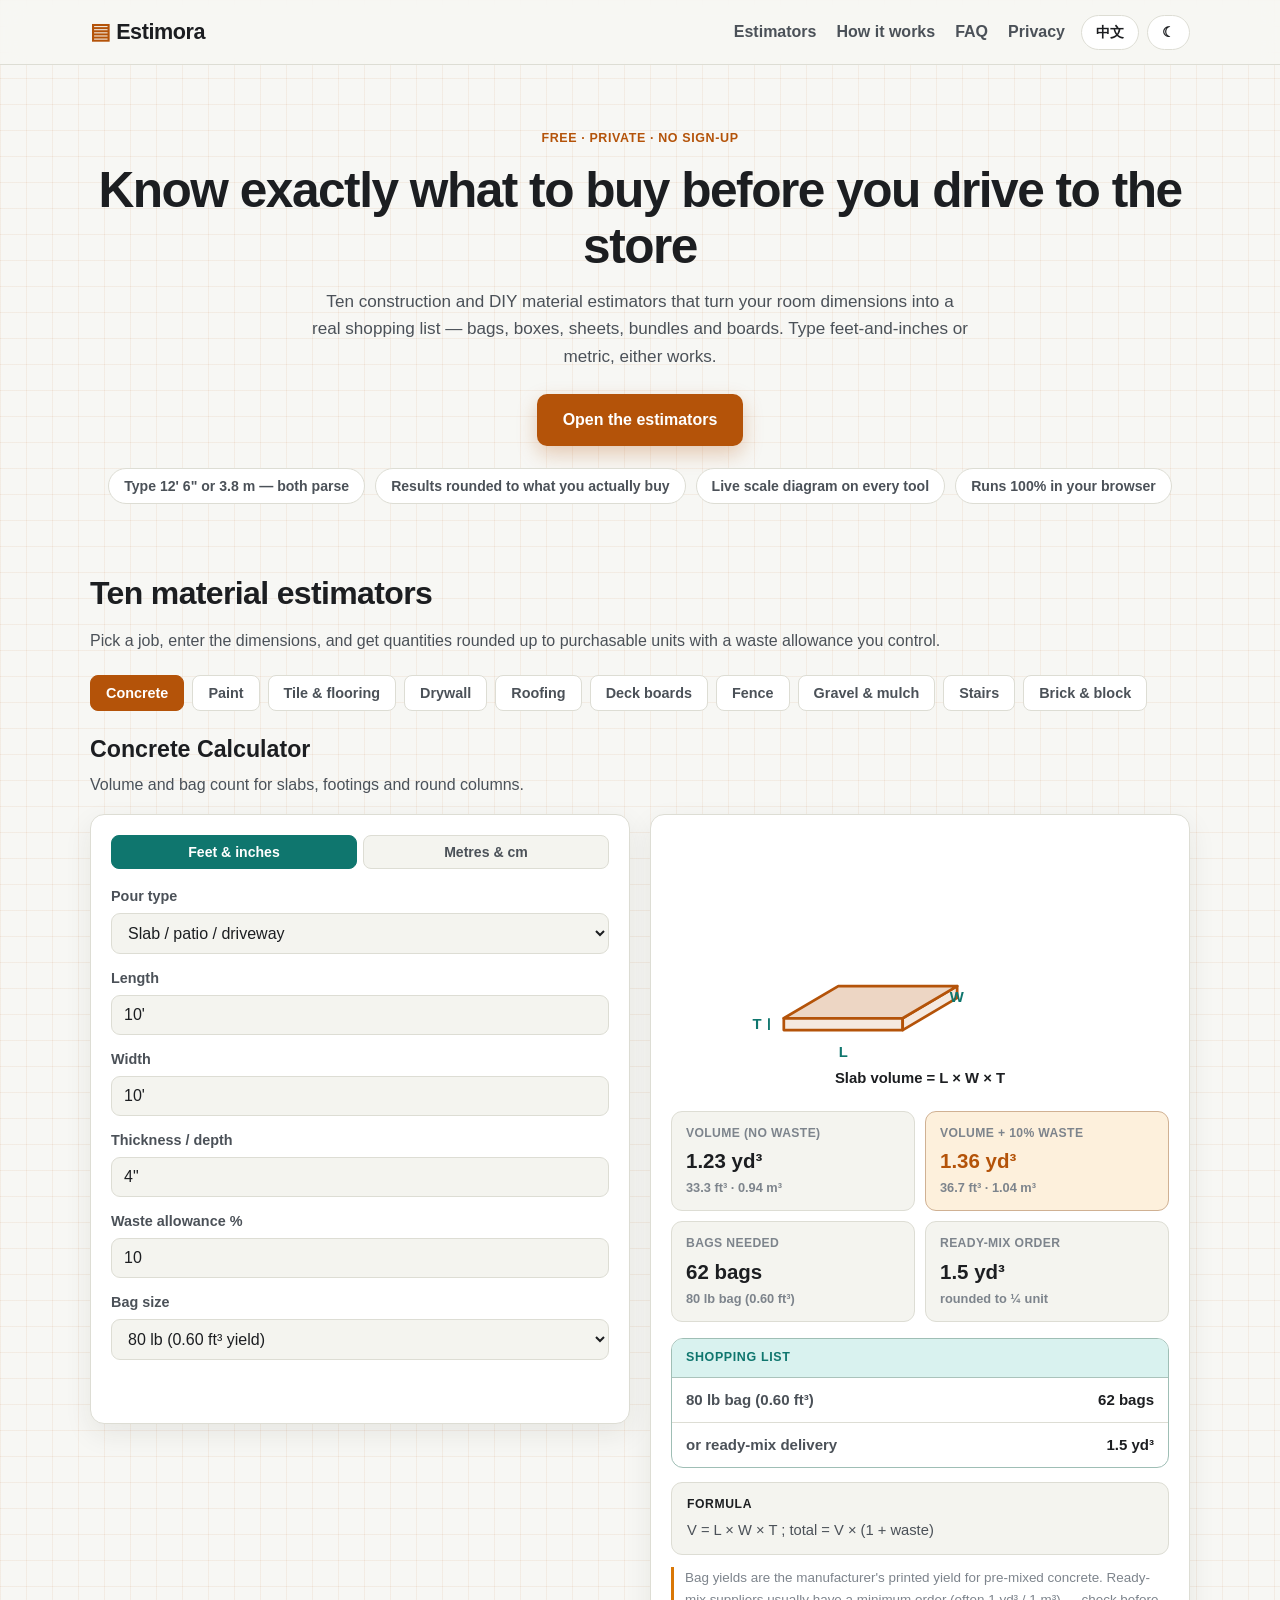
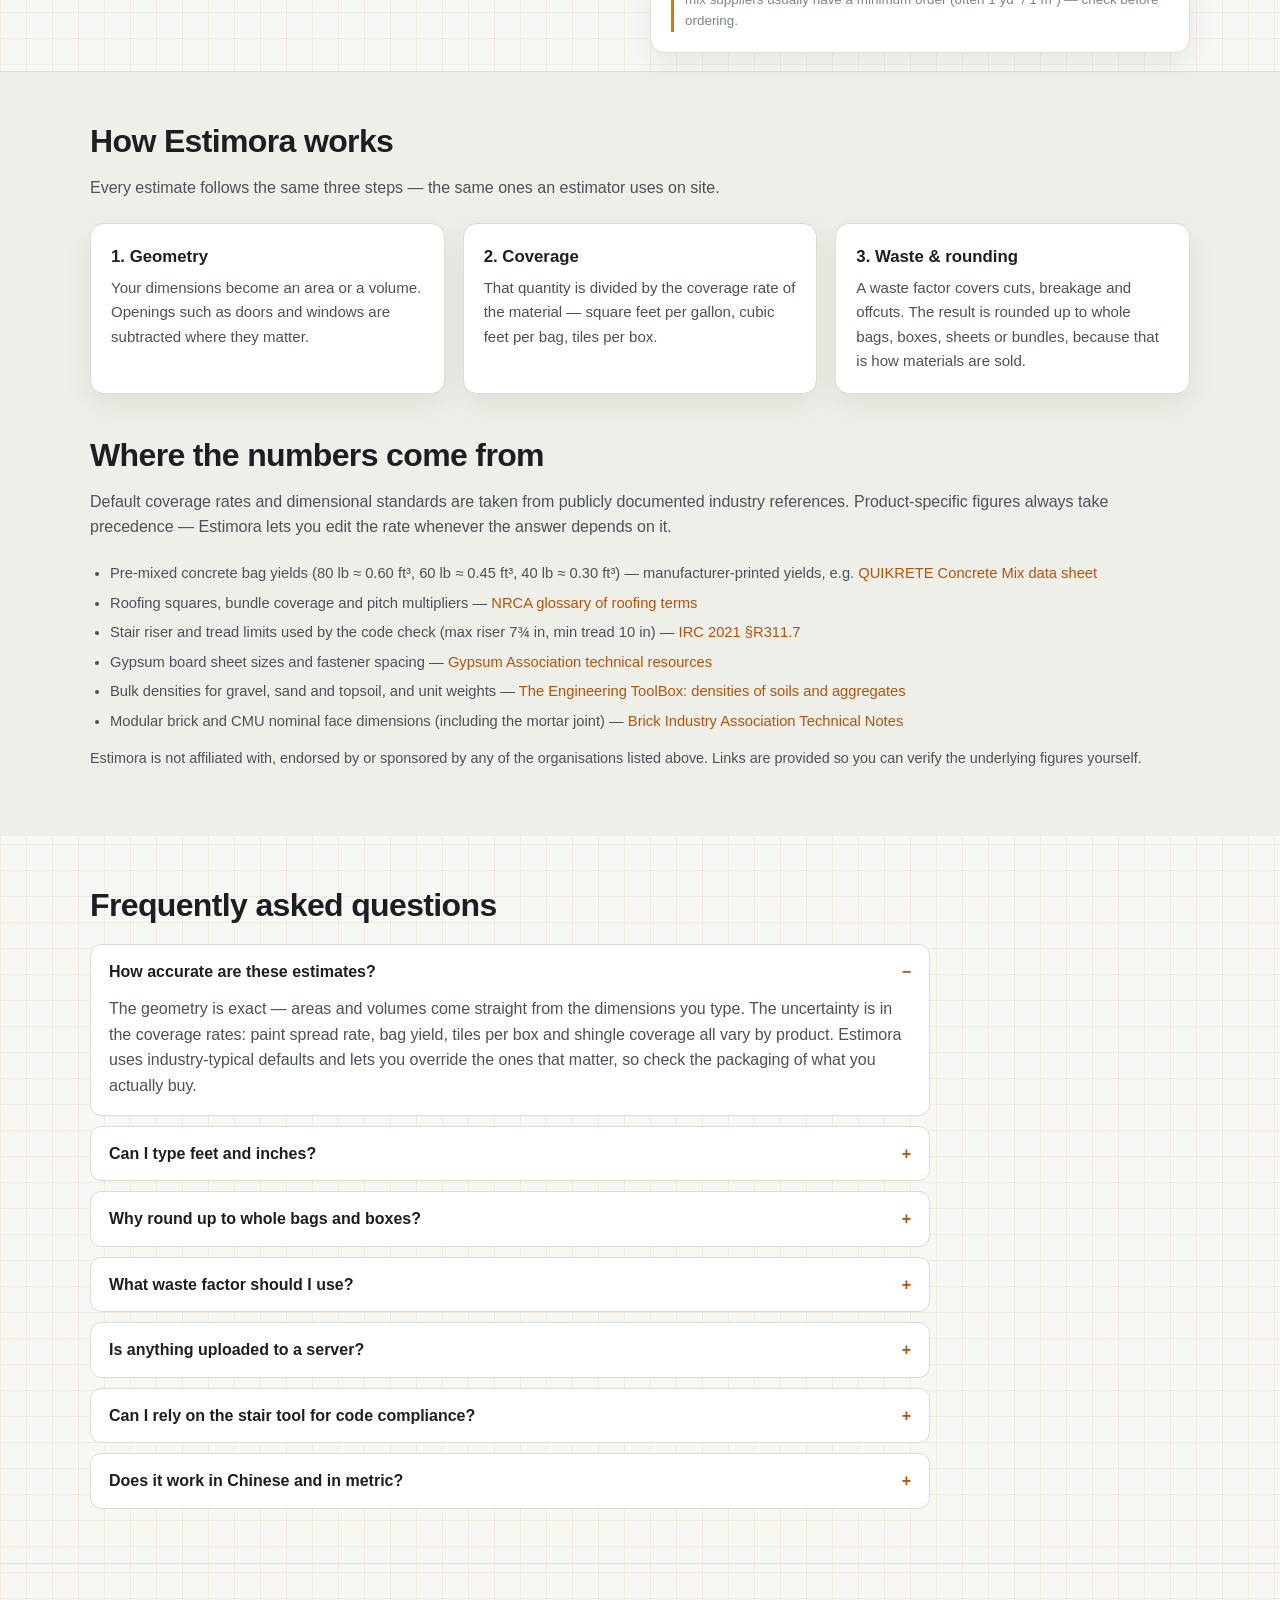
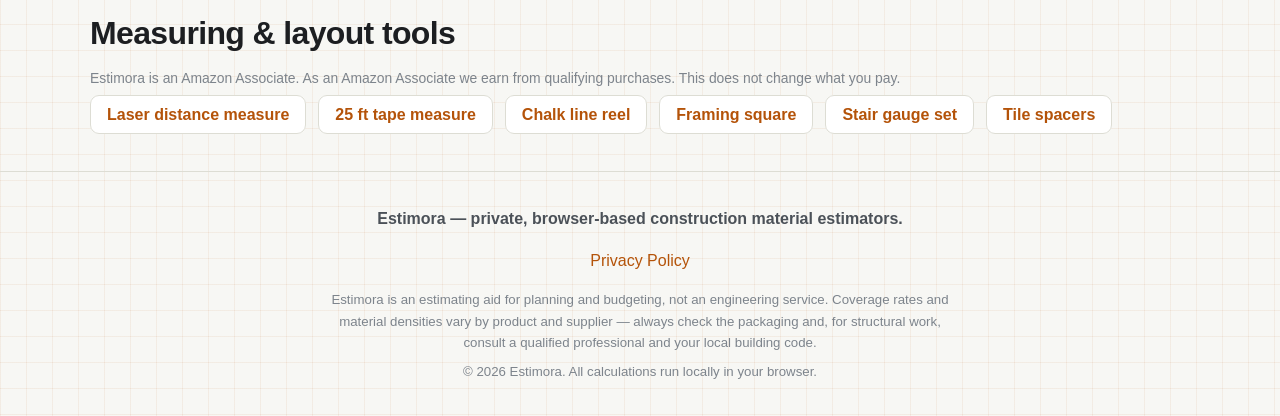
<file: index.html>
<!DOCTYPE html>
<html lang="en" data-lang="en" data-theme="light">
<head>
<meta charset="utf-8" />
<meta name="viewport" content="width=device-width, initial-scale=1" />
<title>Estimora — Construction &amp; DIY Material Calculators (Concrete, Paint, Tile, Drywall)</title>
<meta name="description" content="Ten free construction material calculators that turn room dimensions into a real shopping list — concrete bags, paint gallons, tile boxes, drywall sheets, shingle bundles. Feet-and-inches or metric. Runs entirely in your browser." />
<meta name="keywords" content="concrete calculator, paint calculator, tile calculator, drywall calculator, roofing calculator, deck calculator, fence calculator, gravel calculator, stair calculator, brick calculator" />
<meta name="robots" content="index, follow, max-snippet:-1, max-image-preview:large" />
<link rel="canonical" href="https://estimora.com/" />
<link rel="alternate" hreflang="en" href="https://estimora.com/" />
<link rel="alternate" hreflang="zh-CN" href="https://estimora.com/?lang=zh" />
<link rel="alternate" hreflang="x-default" href="https://estimora.com/" />
<link rel="icon" href="favicon.svg" type="image/svg+xml" />
<meta property="og:type" content="website" />
<meta property="og:site_name" content="Estimora" />
<meta property="og:title" content="Estimora — Construction &amp; DIY Material Calculators" />
<meta property="og:description" content="Turn your dimensions into a real shopping list: bags, boxes, sheets, bundles and boards. Ten estimators, feet-and-inches or metric, 100% in-browser." />
<meta property="og:url" content="https://estimora.com/" />
<meta property="og:image" content="https://estimora.com/og-image.png" />
<meta property="og:locale" content="en_US" />
<meta property="og:locale:alternate" content="zh_CN" />
<meta name="twitter:card" content="summary_large_image" />
<meta name="twitter:title" content="Estimora — Construction &amp; DIY Material Calculators" />
<meta name="twitter:description" content="Ten in-browser estimators that round up to what you actually buy." />
<meta name="twitter:image" content="https://estimora.com/og-image.png" />
<link rel="stylesheet" href="styles.css" />

<!-- Google AdSense (Auto ads) — placeholder, inactive until a real publisher ID is connected -->
<!-- <script async src="https://pagead2.googlesyndication.com/pagead/js/adsbygoogle.js?client=ca-pub-XXXXXXXXXXXXXX" crossorigin="anonymous"></script> -->

<script type="application/ld+json">
{
  "@context": "https://schema.org",
  "@graph": [
    {
      "@type": "WebSite",
      "@id": "https://estimora.com/#website",
      "url": "https://estimora.com/",
      "name": "Estimora",
      "description": "Free browser-based construction and DIY material calculators.",
      "inLanguage": ["en", "zh-CN"],
      "publisher": { "@id": "https://estimora.com/#org" }
    },
    {
      "@type": "Organization",
      "@id": "https://estimora.com/#org",
      "name": "Estimora",
      "url": "https://estimora.com/",
      "logo": "https://estimora.com/og-image.png",
      "description": "Estimora builds privacy-first, client-side material estimating tools for construction and DIY projects."
    },
    {
      "@type": "WebApplication",
      "@id": "https://estimora.com/#app",
      "name": "Estimora Material Estimators",
      "url": "https://estimora.com/",
      "applicationCategory": "UtilitiesApplication",
      "operatingSystem": "Any (web browser)",
      "browserRequirements": "Requires JavaScript",
      "offers": { "@type": "Offer", "price": "0", "priceCurrency": "USD" },
      "featureList": "Concrete calculator, Paint calculator, Tile and flooring calculator, Drywall calculator, Roofing calculator, Deck board calculator, Fence calculator, Gravel and mulch calculator, Stair calculator, Brick and block calculator"
    },
    {
      "@type": "ItemList",
      "@id": "https://estimora.com/#tools",
      "name": "Estimora material calculators",
      "itemListElement": [
        { "@type": "ListItem", "position": 1, "name": "Concrete Calculator", "url": "https://estimora.com/tools/concrete-calculator.html" },
        { "@type": "ListItem", "position": 2, "name": "Paint Calculator", "url": "https://estimora.com/tools/paint-calculator.html" },
        { "@type": "ListItem", "position": 3, "name": "Tile & Flooring Calculator", "url": "https://estimora.com/tools/tile-calculator.html" },
        { "@type": "ListItem", "position": 4, "name": "Drywall Calculator", "url": "https://estimora.com/tools/drywall-calculator.html" },
        { "@type": "ListItem", "position": 5, "name": "Roofing Calculator", "url": "https://estimora.com/tools/roofing-calculator.html" },
        { "@type": "ListItem", "position": 6, "name": "Deck Board Calculator", "url": "https://estimora.com/tools/deck-calculator.html" },
        { "@type": "ListItem", "position": 7, "name": "Fence Calculator", "url": "https://estimora.com/tools/fence-calculator.html" },
        { "@type": "ListItem", "position": 8, "name": "Gravel, Sand & Mulch Calculator", "url": "https://estimora.com/tools/gravel-calculator.html" },
        { "@type": "ListItem", "position": 9, "name": "Stair Calculator", "url": "https://estimora.com/tools/stair-calculator.html" },
        { "@type": "ListItem", "position": 10, "name": "Brick & Block Calculator", "url": "https://estimora.com/tools/brick-calculator.html" }
      ]
    },
    {
      "@type": "FAQPage",
      "@id": "https://estimora.com/#faq",
      "mainEntity": [
        {
          "@type": "Question",
          "name": "How accurate are these material estimates?",
          "acceptedAnswer": { "@type": "Answer", "text": "The geometry is exact — areas and volumes are computed from the dimensions you enter. The uncertainty lives in the coverage rates: paint spread rate, bag yield, tile box count and shingle coverage all vary by product. Estimora uses widely published industry-typical figures and lets you override the ones that matter most, so check the packaging of the product you are actually buying." }
        },
        {
          "@type": "Question",
          "name": "Can I type feet and inches?",
          "acceptedAnswer": { "@type": "Answer", "text": "Yes. Every length field accepts 12' 6\", 12 ft 6 in, 150\", 1 1/2\", 3.8 m, 380 cm or a plain number in the active unit system. Switching between imperial and metric converts the values you have already typed instead of clearing them." }
        },
        {
          "@type": "Question",
          "name": "Why is the answer rounded up to whole bags and boxes?",
          "acceptedAnswer": { "@type": "Answer", "text": "Because materials are sold in whole units. A result of 7.2 bags means you must buy 8. Estimora shows the raw quantity and the purchasable quantity side by side, so you can see the rounding rather than guess at it." }
        },
        {
          "@type": "Question",
          "name": "What waste factor should I use?",
          "acceptedAnswer": { "@type": "Answer", "text": "10% is a common default for straightforward rectangular work. Increase it for diagonal tile layouts, complex roof shapes, patterned flooring or a first-time DIY job, where offcuts and mistakes add up. Reduce it only if you are confident about your cut list." }
        },
        {
          "@type": "Question",
          "name": "Is anything uploaded to a server?",
          "acceptedAnswer": { "@type": "Answer", "text": "No. All calculations run in JavaScript in your browser. Your dimensions are never sent anywhere and are not stored. Only your language, theme and unit-system preferences are kept in local storage on your own device." }
        },
        {
          "@type": "Question",
          "name": "Can I rely on the stair calculator for code compliance?",
          "acceptedAnswer": { "@type": "Answer", "text": "Use it for planning. Estimora flags results against commonly used residential limits (maximum riser 7 3/4 in, minimum tread 10 in), but building codes differ by jurisdiction and edition. Always confirm against the code enforced by your local building department." }
        },
        {
          "@type": "Question",
          "name": "Does Estimora work in Chinese and in metric?",
          "acceptedAnswer": { "@type": "Answer", "text": "Yes. The whole interface, including every result label and formula note, switches between English and 简体中文, and every tool can run in metres and centimetres instead of feet and inches." }
        }
      ]
    }
  ]
}
</script>
</head>
<body>

<header class="site-header">
  <div class="container nav">
    <a class="brand" href="./">Estimora</a>
    <nav class="nav-links">
      <a href="#tools" data-i18n="nav_tools">Estimators</a>
      <a href="#how" data-i18n="nav_how">How it works</a>
      <a href="#faq" data-i18n="nav_faq">FAQ</a>
      <a href="privacy.html" data-i18n="nav_privacy">Privacy</a>
    </nav>
    <div class="toggles">
      <button id="lang-toggle" type="button" aria-label="Switch language">中文</button>
      <button id="theme-toggle" type="button" aria-label="Switch theme">☾</button>
    </div>
  </div>
</header>

<main>
  <section class="hero">
    <div class="container">
      <p class="eyebrow" data-i18n="hero_eyebrow">Free · Private · No sign-up</p>
      <h1 data-i18n="hero_title">Know exactly what to buy before you drive to the store</h1>
      <p class="hero-sub" data-i18n="hero_sub">Ten construction and DIY material estimators that turn your room dimensions into a real shopping list — bags, boxes, sheets, bundles and boards. Type feet-and-inches or metric, either works.</p>
      <a class="btn" href="#tools" data-i18n="hero_cta">Open the estimators</a>
      <ul class="hero-points">
        <li data-i18n="hp1">Type 12' 6" or 3.8 m — both parse</li>
        <li data-i18n="hp2">Results rounded to what you actually buy</li>
        <li data-i18n="hp3">Live scale diagram on every tool</li>
        <li data-i18n="hp4">Runs 100% in your browser</li>
      </ul>
    </div>
  </section>

  <section class="tools" id="tools">
    <div class="container">
      <h2 data-i18n="tools_title">Ten material estimators</h2>
      <p class="section-sub" data-i18n="tools_sub">Pick a job, enter the dimensions, and get quantities rounded up to purchasable units with a waste allowance you control.</p>
      <div id="tools-root"></div>
      <noscript>
        <p style="margin-top:16px"><strong>Estimora needs JavaScript.</strong> Every calculation runs locally in your browser, so nothing works with scripting disabled. 本站计算全部在浏览器本地完成，需要启用 JavaScript。</p>
      </noscript>
    </div>
  </section>

  <section class="about" id="how">
    <div class="container">
      <h2 data-i18n="how_title">How Estimora works</h2>
      <p class="section-sub" data-i18n="how_sub">Every estimate follows the same three steps — the same ones an estimator uses on site.</p>
      <div class="about-grid">
        <div class="card">
          <h3 data-i18n="how1_t">1. Geometry</h3>
          <p data-i18n="how1_d">Your dimensions become an area or a volume. Openings such as doors and windows are subtracted where they matter.</p>
        </div>
        <div class="card">
          <h3 data-i18n="how2_t">2. Coverage</h3>
          <p data-i18n="how2_d">That quantity is divided by the coverage rate of the material — square feet per gallon, cubic feet per bag, tiles per box.</p>
        </div>
        <div class="card">
          <h3 data-i18n="how3_t">3. Waste &amp; rounding</h3>
          <p data-i18n="how3_d">A waste factor covers cuts, breakage and offcuts. The result is rounded up to whole bags, boxes, sheets or bundles, because that is how materials are sold.</p>
        </div>
      </div>

      <h2 style="margin-top:36px" data-i18n="sources_title">Where the numbers come from</h2>
      <p class="section-sub">
        <span class="bi-en">Default coverage rates and dimensional standards are taken from publicly documented industry references. Product-specific figures always take precedence — Estimora lets you edit the rate whenever the answer depends on it.</span>
        <span class="bi-zh">默认的覆盖率与尺寸标准来自公开的行业资料。任何情况下都应以你实际购买产品的标注为准——凡是结果对该数值敏感的地方，Estimora 都允许你手动修改。</span>
      </p>
      <ul class="source-list">
        <li>
          <span class="bi-en">Pre-mixed concrete bag yields (80 lb ≈ 0.60 ft³, 60 lb ≈ 0.45 ft³, 40 lb ≈ 0.30 ft³) — manufacturer-printed yields, e.g. </span>
          <span class="bi-zh">预拌混凝土袋产出量（80 磅 ≈ 0.60 ft³、60 磅 ≈ 0.45 ft³、40 磅 ≈ 0.30 ft³）—— 厂家包装标注值，例如 </span>
          <a href="https://www.quikrete.com/pdfs/data_sheet-concrete%20mix%201101.pdf" target="_blank" rel="noopener nofollow">QUIKRETE Concrete Mix data sheet</a>
        </li>
        <li>
          <span class="bi-en">Roofing squares, bundle coverage and pitch multipliers — </span>
          <span class="bi-zh">屋面 Square、瓦捆覆盖面积与坡度系数 —— </span>
          <a href="https://www.nrca.net/roofing/Glossary-of-roofing-terms-1519310724" target="_blank" rel="noopener nofollow">NRCA glossary of roofing terms</a>
        </li>
        <li>
          <span class="bi-en">Stair riser and tread limits used by the code check (max riser 7¾ in, min tread 10 in) — </span>
          <span class="bi-zh">楼梯踏步限值（最大踢面 7¾ 英寸、最小踏面 10 英寸）—— </span>
          <a href="https://codes.iccsafe.org/content/IRC2021P1/chapter-3-building-planning#IRC2021P1_Pt03_Ch03_SecR311.7" target="_blank" rel="noopener nofollow">IRC 2021 §R311.7</a>
        </li>
        <li>
          <span class="bi-en">Gypsum board sheet sizes and fastener spacing — </span>
          <span class="bi-zh">石膏板规格与固定件间距 —— </span>
          <a href="https://gypsum.org/technical-resources/" target="_blank" rel="noopener nofollow">Gypsum Association technical resources</a>
        </li>
        <li>
          <span class="bi-en">Bulk densities for gravel, sand and topsoil, and unit weights — </span>
          <span class="bi-zh">碎石、沙、种植土的堆积密度与单位重量 —— </span>
          <a href="https://www.engineeringtoolbox.com/dirt-mud-densities-d_1727.html" target="_blank" rel="noopener nofollow">The Engineering ToolBox: densities of soils and aggregates</a>
        </li>
        <li>
          <span class="bi-en">Modular brick and CMU nominal face dimensions (including the mortar joint) — </span>
          <span class="bi-zh">模数砖与混凝土砌块的名义面尺寸（含灰缝）—— </span>
          <a href="https://www.gobrick.com/read-research/technical-notes" target="_blank" rel="noopener nofollow">Brick Industry Association Technical Notes</a>
        </li>
      </ul>
      <p class="section-sub" style="margin-top:14px;font-size:0.9rem">
        <span class="bi-en">Estimora is not affiliated with, endorsed by or sponsored by any of the organisations listed above. Links are provided so you can verify the underlying figures yourself.</span>
        <span class="bi-zh">Estimora 与上述任何机构均无关联、未获其背书或赞助。列出链接仅为方便你自行核对数据来源。</span>
      </p>
    </div>
  </section>

  <section class="faq" id="faq">
    <div class="container">
      <h2 data-i18n="faq_title">Frequently asked questions</h2>
      <div class="faq-list">
        <details open>
          <summary><span class="bi-en">How accurate are these estimates?</span><span class="bi-zh">估算结果有多准？</span></summary>
          <p><span class="bi-en">The geometry is exact — areas and volumes come straight from the dimensions you type. The uncertainty is in the coverage rates: paint spread rate, bag yield, tiles per box and shingle coverage all vary by product. Estimora uses industry-typical defaults and lets you override the ones that matter, so check the packaging of what you actually buy.</span><span class="bi-zh">几何部分是精确的——面积和体积直接由你输入的尺寸算出。不确定性来自覆盖率：涂料涂布率、每袋产出量、每箱砖数、每捆瓦覆盖面积都会因产品而异。Estimora 使用行业常见默认值，并允许你修改关键参数，请以实际购买产品的包装标注为准。</span></p>
        </details>
        <details>
          <summary><span class="bi-en">Can I type feet and inches?</span><span class="bi-zh">可以直接输入英尺和英寸吗？</span></summary>
          <p><span class="bi-en">Yes. Every length field accepts 12' 6", 12 ft 6 in, 150", 1 1/2", 3.8 m, 380 cm, or a plain number in the active unit system. Switching between imperial and metric converts what you already typed instead of wiping it.</span><span class="bi-zh">可以。所有长度输入框都能识别 12' 6"、12 ft 6 in、150"、1 1/2"、3.8 m、380 cm，或按当前单位制输入的纯数字。切换英制／公制时会自动换算已输入的数值，而不是清空重填。</span></p>
        </details>
        <details>
          <summary><span class="bi-en">Why round up to whole bags and boxes?</span><span class="bi-zh">为什么要向上取整到整袋、整箱？</span></summary>
          <p><span class="bi-en">Because that is how materials are sold. 7.2 bags means you buy 8. Estimora shows the raw quantity and the purchasable quantity side by side, so the rounding is visible rather than hidden.</span><span class="bi-zh">因为材料就是按整包卖的。算出 7.2 袋就必须买 8 袋。Estimora 会同时显示原始用量和实际采购量，让取整过程一目了然。</span></p>
        </details>
        <details>
          <summary><span class="bi-en">What waste factor should I use?</span><span class="bi-zh">损耗率应该设多少？</span></summary>
          <p><span class="bi-en">10% is a common default for straightforward rectangular work. Go higher for diagonal tile layouts, complex roofs, patterned flooring or a first DIY attempt. Go lower only if you are confident about your cut list.</span><span class="bi-zh">常规矩形施工通常取 10%。斜铺瓷砖、复杂屋面、需要对花的地板，或第一次自己动手时应调高。只有在切割方案很有把握时才调低。</span></p>
        </details>
        <details>
          <summary><span class="bi-en">Is anything uploaded to a server?</span><span class="bi-zh">数据会上传到服务器吗？</span></summary>
          <p><span class="bi-en">No. Everything is computed in JavaScript in your browser. Your dimensions never leave the device and are not stored. Only your language, theme and unit-system choices are kept in local storage.</span><span class="bi-zh">不会。所有计算都在你浏览器里用 JavaScript 完成。尺寸数据不会离开你的设备，也不会被保存。只有语言、主题和单位制偏好会存在本地存储里。</span></p>
        </details>
        <details>
          <summary><span class="bi-en">Can I rely on the stair tool for code compliance?</span><span class="bi-zh">楼梯工具能作为合规依据吗？</span></summary>
          <p><span class="bi-en">Use it for planning. It flags results against commonly used residential limits (max riser 7¾ in, min tread 10 in), but codes differ by jurisdiction and edition. Confirm with your local building department before you cut a stringer.</span><span class="bi-zh">只能用于方案规划。工具会按常见住宅规范限值（最大踢面 7¾ 英寸、最小踏面 10 英寸）给出提示，但各地规范与版本不同。开料切斜梁之前，请以当地主管部门执行的规范为准。</span></p>
        </details>
        <details>
          <summary><span class="bi-en">Does it work in Chinese and in metric?</span><span class="bi-zh">支持中文和公制吗？</span></summary>
          <p><span class="bi-en">Yes — the entire interface, every result label and every formula note switches between English and 简体中文, and each tool runs in metres and centimetres as readily as in feet and inches.</span><span class="bi-zh">支持。整站界面、所有结果标签和公式说明都可在英文与简体中文之间切换，每个工具也都能用米／厘米运行，和英尺／英寸完全等价。</span></p>
        </details>
      </div>
    </div>
  </section>

  <section class="affiliate">
    <div class="container">
      <h2 data-i18n="amazon_title">Measuring &amp; layout tools</h2>
      <p class="disclosure" data-i18n="amazon_disclosure">Estimora is an Amazon Associate. As an Amazon Associate we earn from qualifying purchases. This does not change what you pay.</p>
      <ul class="affiliate-list">
        <li><a href="https://www.amazon.com/s?k=laser+distance+measure&amp;tag=estimora-20" target="_blank" rel="sponsored nofollow noopener"><span class="bi-en">Laser distance measure</span><span class="bi-zh">激光测距仪</span></a></li>
        <li><a href="https://www.amazon.com/s?k=25+ft+tape+measure&amp;tag=estimora-20" target="_blank" rel="sponsored nofollow noopener"><span class="bi-en">25 ft tape measure</span><span class="bi-zh">25 英尺卷尺</span></a></li>
        <li><a href="https://www.amazon.com/s?k=chalk+line+reel&amp;tag=estimora-20" target="_blank" rel="sponsored nofollow noopener"><span class="bi-en">Chalk line reel</span><span class="bi-zh">弹线墨斗</span></a></li>
        <li><a href="https://www.amazon.com/s?k=framing+square&amp;tag=estimora-20" target="_blank" rel="sponsored nofollow noopener"><span class="bi-en">Framing square</span><span class="bi-zh">木工角尺</span></a></li>
        <li><a href="https://www.amazon.com/s?k=stair+gauge+set&amp;tag=estimora-20" target="_blank" rel="sponsored nofollow noopener"><span class="bi-en">Stair gauge set</span><span class="bi-zh">楼梯定位块</span></a></li>
        <li><a href="https://www.amazon.com/s?k=tile+spacers&amp;tag=estimora-20" target="_blank" rel="sponsored nofollow noopener"><span class="bi-en">Tile spacers</span><span class="bi-zh">瓷砖十字架</span></a></li>
      </ul>
    </div>
  </section>
</main>

<footer class="site-footer">
  <div class="container">
    <p class="tagline" data-i18n="footer_tagline">Estimora — private, browser-based construction material estimators.</p>
    <p><a href="privacy.html" data-i18n="footer_privacy">Privacy Policy</a></p>
    <p class="disclaimer" data-i18n="footer_disclaimer">Estimora is an estimating aid for planning and budgeting, not an engineering service. Coverage rates and material densities vary by product and supplier — always check the packaging and, for structural work, consult a qualified professional and your local building code.</p>
    <p class="rights" data-i18n="footer_rights">© 2026 Estimora. All calculations run locally in your browser.</p>
  </div>
</footer>

<script src="app.js"></script>
</body>
</html>
</file>
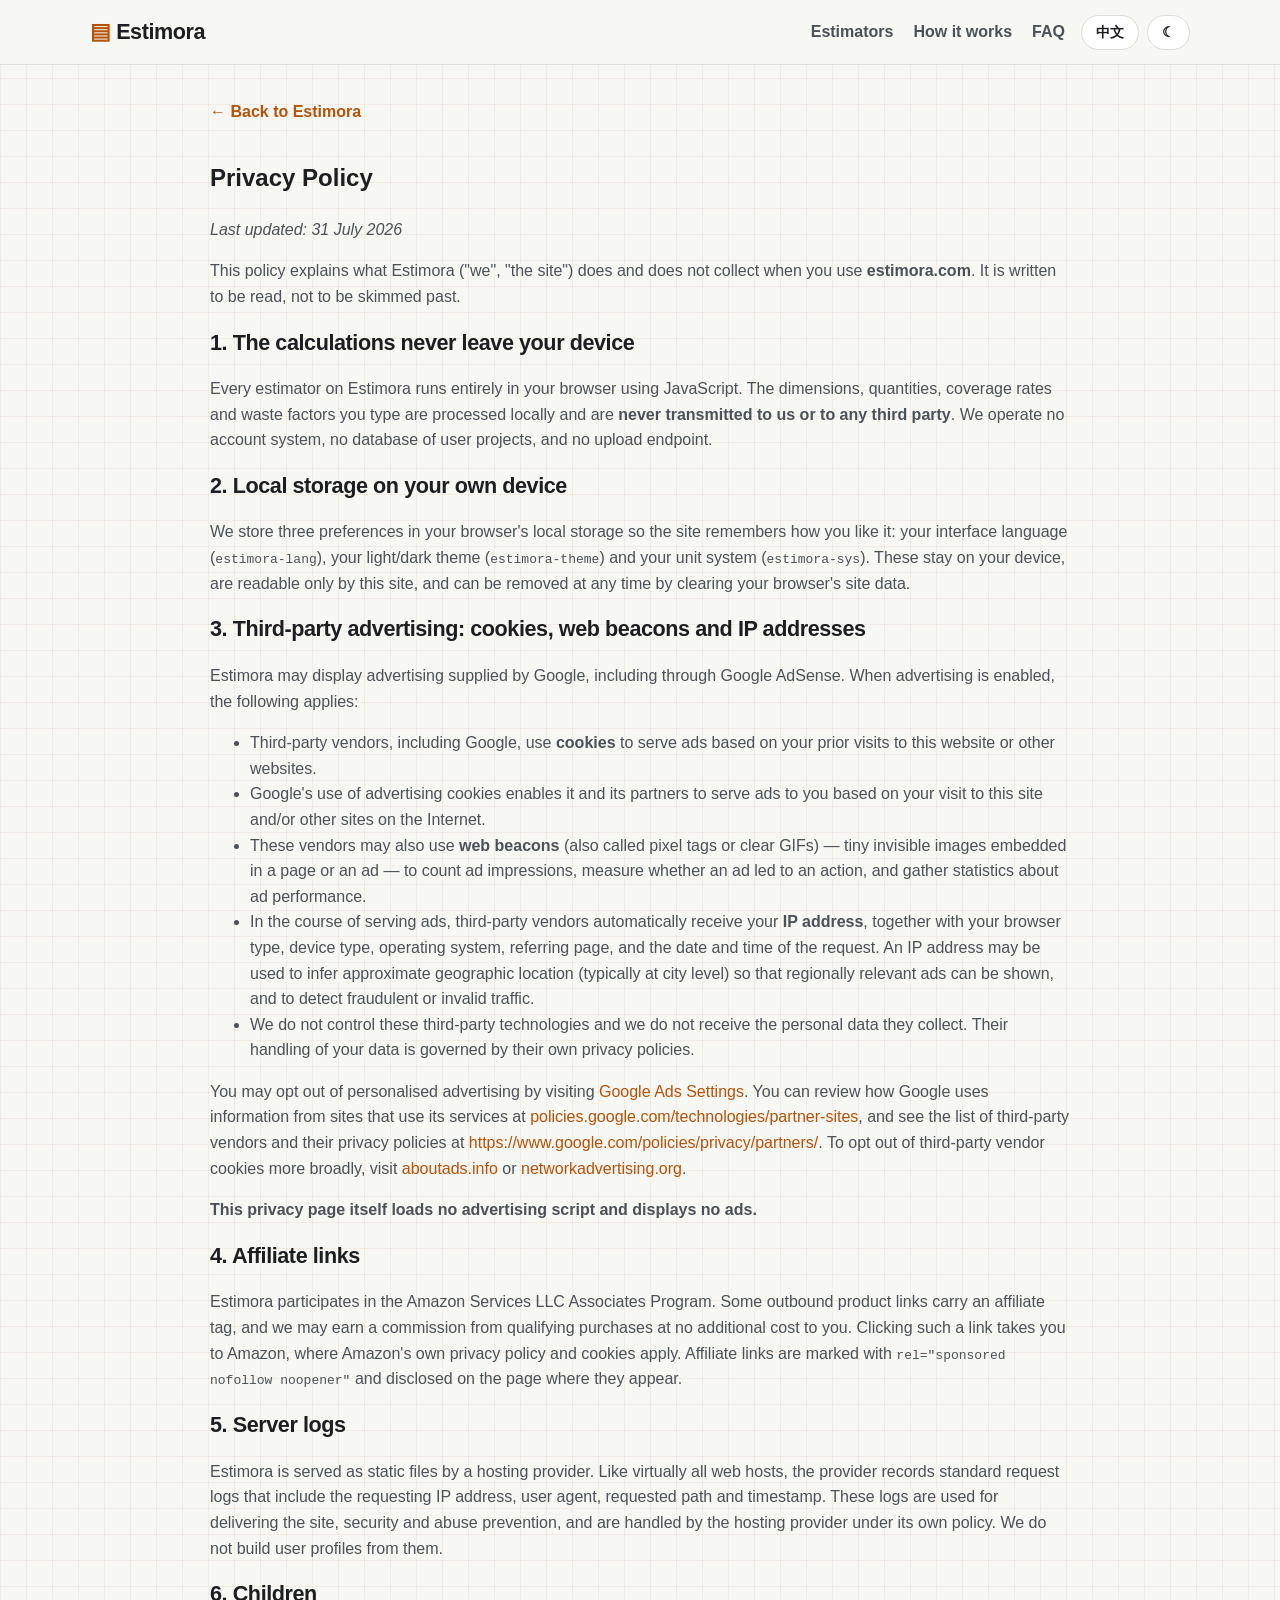
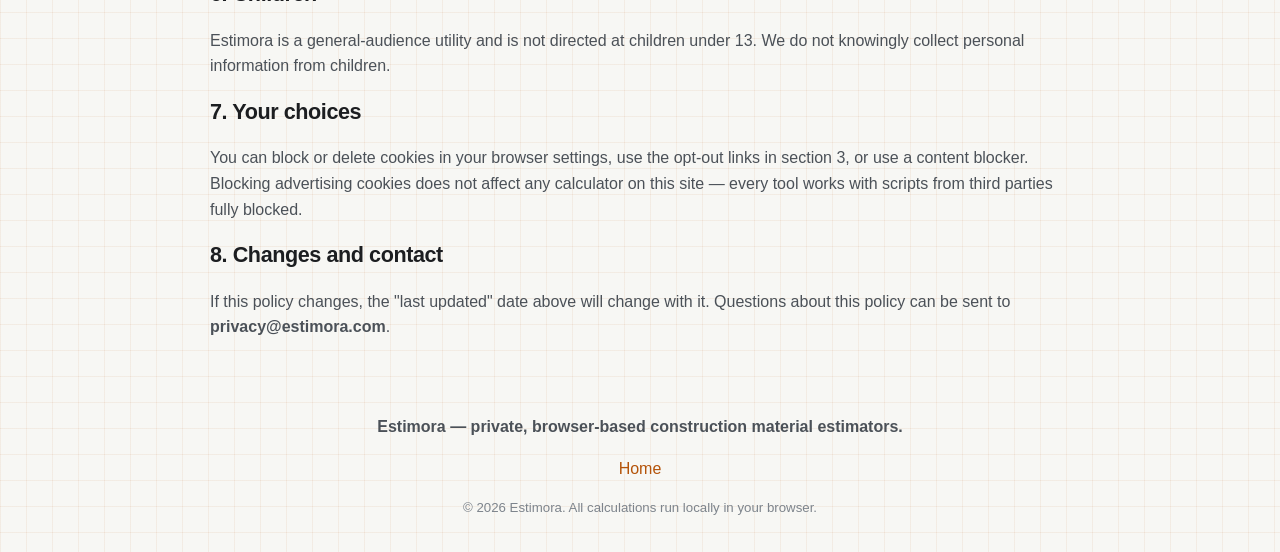
<file: privacy.html>
<!DOCTYPE html>
<html lang="en" data-lang="en" data-theme="light">
<head>
<meta charset="utf-8" />
<meta name="viewport" content="width=device-width, initial-scale=1" />
<title>Privacy Policy — Estimora</title>
<meta name="description" content="Estimora's privacy policy: what data is and is not collected, how third-party advertising cookies, web beacons and IP addresses are used, and how to opt out." />
<meta name="robots" content="index, follow" />
<link rel="canonical" href="https://estimora.com/privacy.html" />
<link rel="alternate" hreflang="en" href="https://estimora.com/privacy.html" />
<link rel="alternate" hreflang="zh-CN" href="https://estimora.com/privacy.html?lang=zh" />
<link rel="alternate" hreflang="x-default" href="https://estimora.com/privacy.html" />
<link rel="icon" href="favicon.svg" type="image/svg+xml" />
<link rel="stylesheet" href="styles.css" />
<!-- No advertising script is loaded on this page. 本页不加载任何广告脚本。 -->
</head>
<body>

<header class="site-header">
  <div class="container nav">
    <a class="brand" href="./">Estimora</a>
    <nav class="nav-links">
      <a href="./#tools" data-i18n="nav_tools">Estimators</a>
      <a href="./#how" data-i18n="nav_how">How it works</a>
      <a href="./#faq" data-i18n="nav_faq">FAQ</a>
    </nav>
    <div class="toggles">
      <button id="lang-toggle" type="button" aria-label="Switch language">中文</button>
      <button id="theme-toggle" type="button" aria-label="Switch theme">☾</button>
    </div>
  </div>
</header>

<main>
  <section class="landing-section" style="padding-top:34px">
    <div class="container" style="max-width:860px">
      <a class="landing-back" href="./"><span class="bi-en">← Back to Estimora</span><span class="bi-zh">← 返回 Estimora</span></a>

      <h1><span class="bi-en">Privacy Policy</span><span class="bi-zh">隐私政策</span></h1>
      <p><em><span class="bi-en">Last updated: 31 July 2026</span><span class="bi-zh">最后更新：2026 年 7 月 31 日</span></em></p>

      <p>
        <span class="bi-en">This policy explains what Estimora ("we", "the site") does and does not collect when you use <strong>estimora.com</strong>. It is written to be read, not to be skimmed past.</span>
        <span class="bi-zh">本政策说明你在使用 <strong>estimora.com</strong> 时，Estimora（以下称"我们"、"本站"）会收集和不会收集哪些信息。我们希望你真的能读完，而不是随手划过。</span>
      </p>

      <h2><span class="bi-en">1. The calculations never leave your device</span><span class="bi-zh">1. 计算数据不会离开你的设备</span></h2>
      <p>
        <span class="bi-en">Every estimator on Estimora runs entirely in your browser using JavaScript. The dimensions, quantities, coverage rates and waste factors you type are processed locally and are <strong>never transmitted to us or to any third party</strong>. We operate no account system, no database of user projects, and no upload endpoint.</span>
        <span class="bi-zh">Estimora 上的所有计算器完全在你的浏览器中通过 JavaScript 运行。你输入的尺寸、数量、覆盖率、损耗率均在本地处理，<strong>不会被发送给我们或任何第三方</strong>。本站没有账号体系、没有存放用户项目的数据库，也没有任何上传接口。</span>
      </p>

      <h2><span class="bi-en">2. Local storage on your own device</span><span class="bi-zh">2. 存放在你本机的数据</span></h2>
      <p>
        <span class="bi-en">We store three preferences in your browser's local storage so the site remembers how you like it: your interface language (<code>estimora-lang</code>), your light/dark theme (<code>estimora-theme</code>) and your unit system (<code>estimora-sys</code>). These stay on your device, are readable only by this site, and can be removed at any time by clearing your browser's site data.</span>
        <span class="bi-zh">我们会在浏览器的 local storage 中保存三项偏好设置，以便下次访问时保持一致：界面语言（<code>estimora-lang</code>）、浅色／深色主题（<code>estimora-theme</code>）以及单位制（<code>estimora-sys</code>）。这些数据只存在你的设备上、只有本站可读，你随时可以通过清除浏览器站点数据将其删除。</span>
      </p>

      <h2><span class="bi-en">3. Third-party advertising: cookies, web beacons and IP addresses</span><span class="bi-zh">3. 第三方广告：Cookie、网络信标与 IP 地址</span></h2>
      <p>
        <span class="bi-en">Estimora may display advertising supplied by Google, including through Google AdSense. When advertising is enabled, the following applies:</span>
        <span class="bi-zh">Estimora 可能展示由 Google 提供的广告，包括通过 Google AdSense 投放。在广告功能启用的情况下，以下条款适用：</span>
      </p>
      <ul>
        <li>
          <span class="bi-en">Third-party vendors, including Google, use <strong>cookies</strong> to serve ads based on your prior visits to this website or other websites.</span>
          <span class="bi-zh">包括 Google 在内的第三方供应商会使用 <strong>Cookie</strong>，根据你此前对本站或其他网站的访问记录来投放广告。</span>
        </li>
        <li>
          <span class="bi-en">Google's use of advertising cookies enables it and its partners to serve ads to you based on your visit to this site and/or other sites on the Internet.</span>
          <span class="bi-zh">Google 使用广告 Cookie，使其及其合作伙伴能够基于你对本站和／或互联网上其他站点的访问，向你展示广告。</span>
        </li>
        <li>
          <span class="bi-en">These vendors may also use <strong>web beacons</strong> (also called pixel tags or clear GIFs) — tiny invisible images embedded in a page or an ad — to count ad impressions, measure whether an ad led to an action, and gather statistics about ad performance.</span>
          <span class="bi-zh">这些供应商还可能使用 <strong>网络信标</strong>（web beacon，也称像素标签或透明 GIF）——嵌入在页面或广告中的微小不可见图片——用于统计广告展示次数、衡量广告是否带来了后续行为，并收集广告效果数据。</span>
        </li>
        <li>
          <span class="bi-en">In the course of serving ads, third-party vendors automatically receive your <strong>IP address</strong>, together with your browser type, device type, operating system, referring page, and the date and time of the request. An IP address may be used to infer approximate geographic location (typically at city level) so that regionally relevant ads can be shown, and to detect fraudulent or invalid traffic.</span>
          <span class="bi-zh">在投放广告的过程中，第三方供应商会自动获得你的 <strong>IP 地址</strong>，以及浏览器类型、设备类型、操作系统、来源页面和请求时间。IP 地址可能被用于推断大致地理位置（通常精确到城市级别），以便投放与地区相关的广告，并用于识别欺诈或无效流量。</span>
        </li>
        <li>
          <span class="bi-en">We do not control these third-party technologies and we do not receive the personal data they collect. Their handling of your data is governed by their own privacy policies.</span>
          <span class="bi-zh">我们无法控制上述第三方技术，也不会取得它们所收集的个人数据。这些数据的处理受各第三方自身隐私政策约束。</span>
        </li>
      </ul>
      <p>
        <span class="bi-en">You may opt out of personalised advertising by visiting <a href="https://www.google.com/settings/ads" target="_blank" rel="noopener nofollow">Google Ads Settings</a>. You can review how Google uses information from sites that use its services at <a href="https://policies.google.com/technologies/partner-sites" target="_blank" rel="noopener nofollow">policies.google.com/technologies/partner-sites</a>, and see the list of third-party vendors and their privacy policies at <a href="https://www.google.com/policies/privacy/partners/" target="_blank" rel="noopener nofollow">https://www.google.com/policies/privacy/partners/</a>. To opt out of third-party vendor cookies more broadly, visit <a href="https://optout.aboutads.info/" target="_blank" rel="noopener nofollow">aboutads.info</a> or <a href="https://optout.networkadvertising.org/" target="_blank" rel="noopener nofollow">networkadvertising.org</a>.</span>
        <span class="bi-zh">你可以访问 <a href="https://www.google.com/settings/ads" target="_blank" rel="noopener nofollow">Google 广告设置</a> 关闭个性化广告。关于 Google 如何使用来自其合作网站的信息，可查阅 <a href="https://policies.google.com/technologies/partner-sites" target="_blank" rel="noopener nofollow">policies.google.com/technologies/partner-sites</a>；第三方供应商名单及其隐私政策可查阅 <a href="https://www.google.com/policies/privacy/partners/" target="_blank" rel="noopener nofollow">https://www.google.com/policies/privacy/partners/</a>。若要更广泛地关闭第三方供应商 Cookie，可访问 <a href="https://optout.aboutads.info/" target="_blank" rel="noopener nofollow">aboutads.info</a> 或 <a href="https://optout.networkadvertising.org/" target="_blank" rel="noopener nofollow">networkadvertising.org</a>。</span>
      </p>
      <p>
        <span class="bi-en"><strong>This privacy page itself loads no advertising script and displays no ads.</strong></span>
        <span class="bi-zh"><strong>本隐私政策页面本身不加载任何广告脚本，也不展示广告。</strong></span>
      </p>

      <h2><span class="bi-en">4. Affiliate links</span><span class="bi-zh">4. 联盟推广链接</span></h2>
      <p>
        <span class="bi-en">Estimora participates in the Amazon Services LLC Associates Program. Some outbound product links carry an affiliate tag, and we may earn a commission from qualifying purchases at no additional cost to you. Clicking such a link takes you to Amazon, where Amazon's own privacy policy and cookies apply. Affiliate links are marked with <code>rel="sponsored nofollow noopener"</code> and disclosed on the page where they appear.</span>
        <span class="bi-zh">Estimora 参与 Amazon Services LLC Associates Program（亚马逊联盟计划）。部分商品外链带有联盟标识，符合条件的购买可能为我们带来佣金，但不会增加你的支付金额。点击此类链接后你将进入亚马逊网站，届时适用亚马逊自身的隐私政策与 Cookie。所有联盟链接均标注 <code>rel="sponsored nofollow noopener"</code>，并在出现的页面上作出披露。</span>
      </p>

      <h2><span class="bi-en">5. Server logs</span><span class="bi-zh">5. 服务器日志</span></h2>
      <p>
        <span class="bi-en">Estimora is served as static files by a hosting provider. Like virtually all web hosts, the provider records standard request logs that include the requesting IP address, user agent, requested path and timestamp. These logs are used for delivering the site, security and abuse prevention, and are handled by the hosting provider under its own policy. We do not build user profiles from them.</span>
        <span class="bi-zh">Estimora 以静态文件形式由托管服务商提供访问。与几乎所有 Web 主机一样，服务商会记录标准请求日志，其中包含请求方 IP 地址、User-Agent、请求路径和时间戳。这些日志用于站点分发、安全与滥用防护，由托管服务商按其自身政策处理。我们不会用这些日志构建用户画像。</span>
      </p>

      <h2><span class="bi-en">6. Children</span><span class="bi-zh">6. 未成年人</span></h2>
      <p>
        <span class="bi-en">Estimora is a general-audience utility and is not directed at children under 13. We do not knowingly collect personal information from children.</span>
        <span class="bi-zh">Estimora 是面向一般用户的实用工具，并非针对 13 岁以下儿童。我们不会有意收集儿童的个人信息。</span>
      </p>

      <h2><span class="bi-en">7. Your choices</span><span class="bi-zh">7. 你的选择</span></h2>
      <p>
        <span class="bi-en">You can block or delete cookies in your browser settings, use the opt-out links in section 3, or use a content blocker. Blocking advertising cookies does not affect any calculator on this site — every tool works with scripts from third parties fully blocked.</span>
        <span class="bi-zh">你可以在浏览器设置中屏蔽或删除 Cookie，使用第 3 节提供的退出链接，或使用内容拦截插件。屏蔽广告 Cookie 不会影响本站任何计算器——即便完全拦截第三方脚本，所有工具依然可以正常使用。</span>
      </p>

      <h2><span class="bi-en">8. Changes and contact</span><span class="bi-zh">8. 政策变更与联系方式</span></h2>
      <p>
        <span class="bi-en">If this policy changes, the "last updated" date above will change with it. Questions about this policy can be sent to <strong>privacy@estimora.com</strong>.</span>
        <span class="bi-zh">如本政策发生变更，上方"最后更新"日期会同步更新。有任何疑问，可发送邮件至 <strong>privacy@estimora.com</strong>。</span>
      </p>
    </div>
  </section>
</main>

<footer class="site-footer">
  <div class="container">
    <p class="tagline" data-i18n="footer_tagline">Estimora — private, browser-based construction material estimators.</p>
    <p><a href="./"><span class="bi-en">Home</span><span class="bi-zh">首页</span></a></p>
    <p class="rights" data-i18n="footer_rights">© 2026 Estimora. All calculations run locally in your browser.</p>
  </div>
</footer>

<script src="app.js"></script>
</body>
</html>
</file>
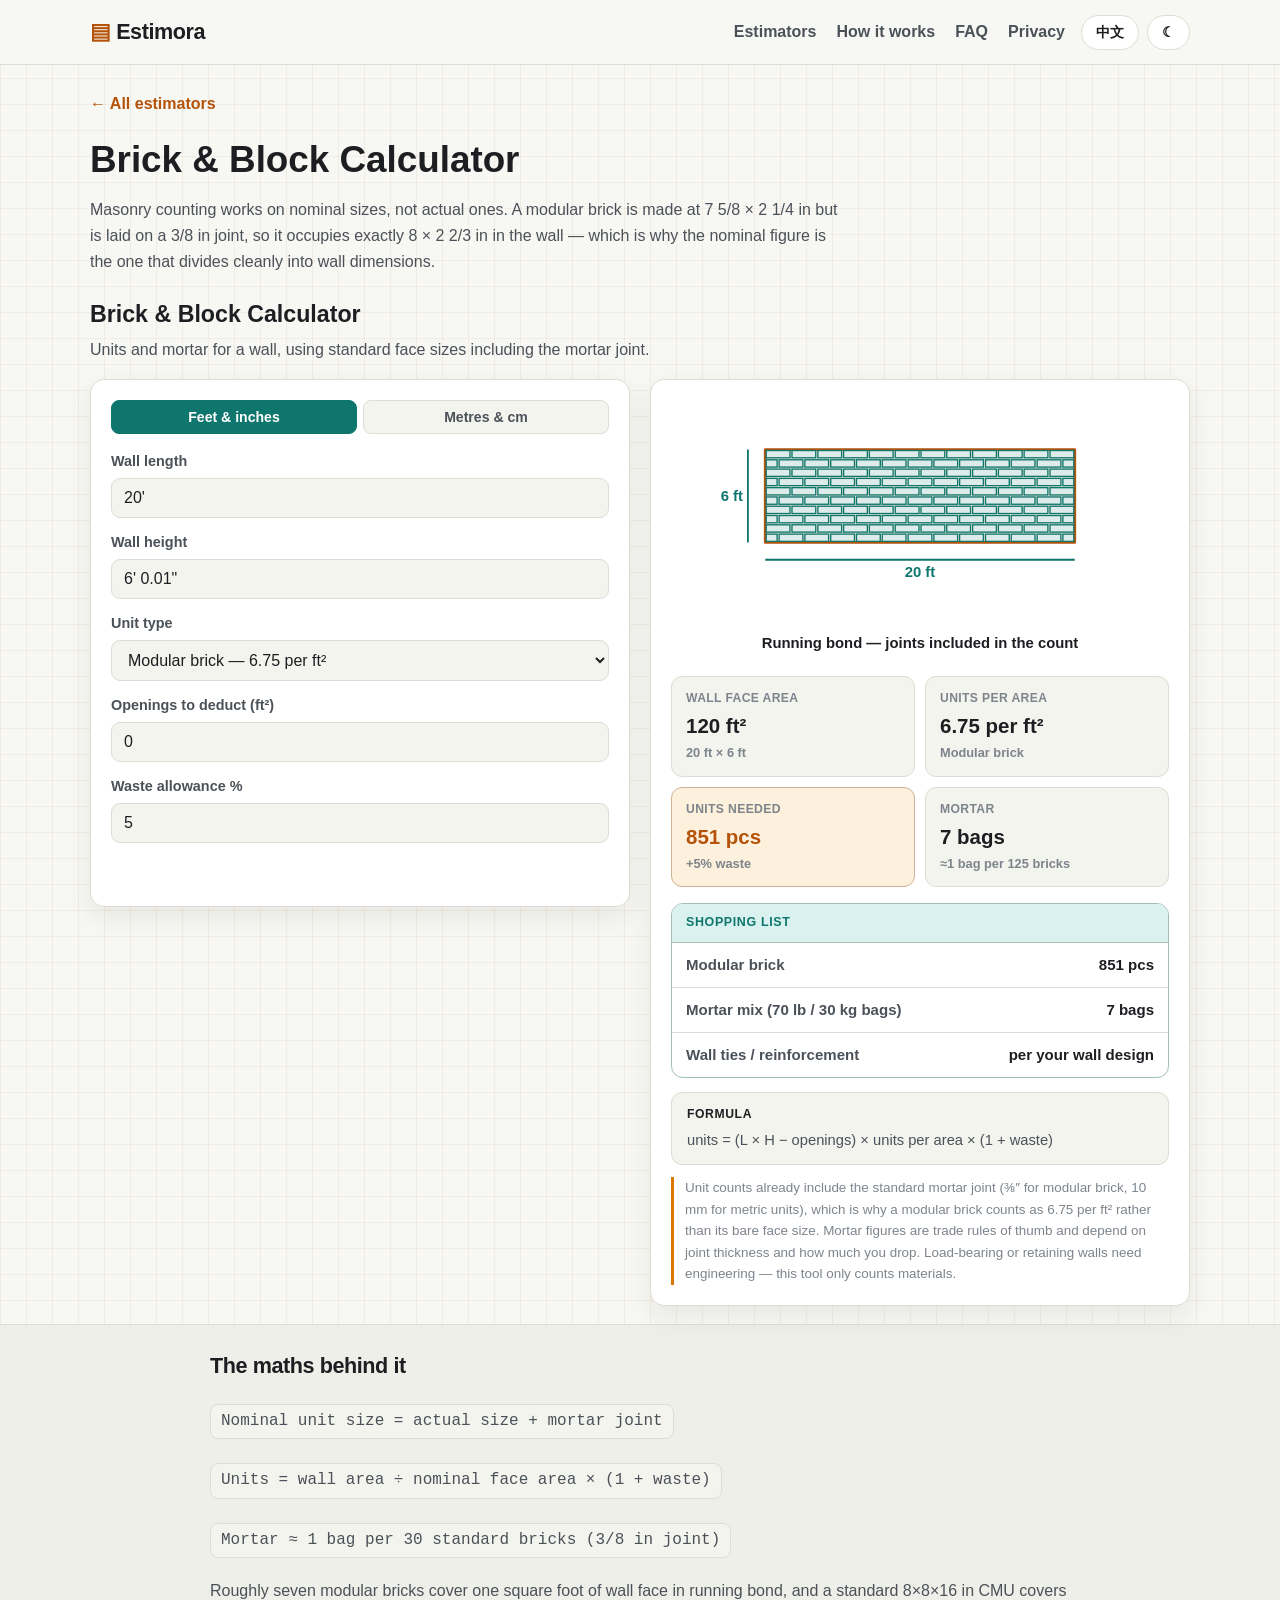
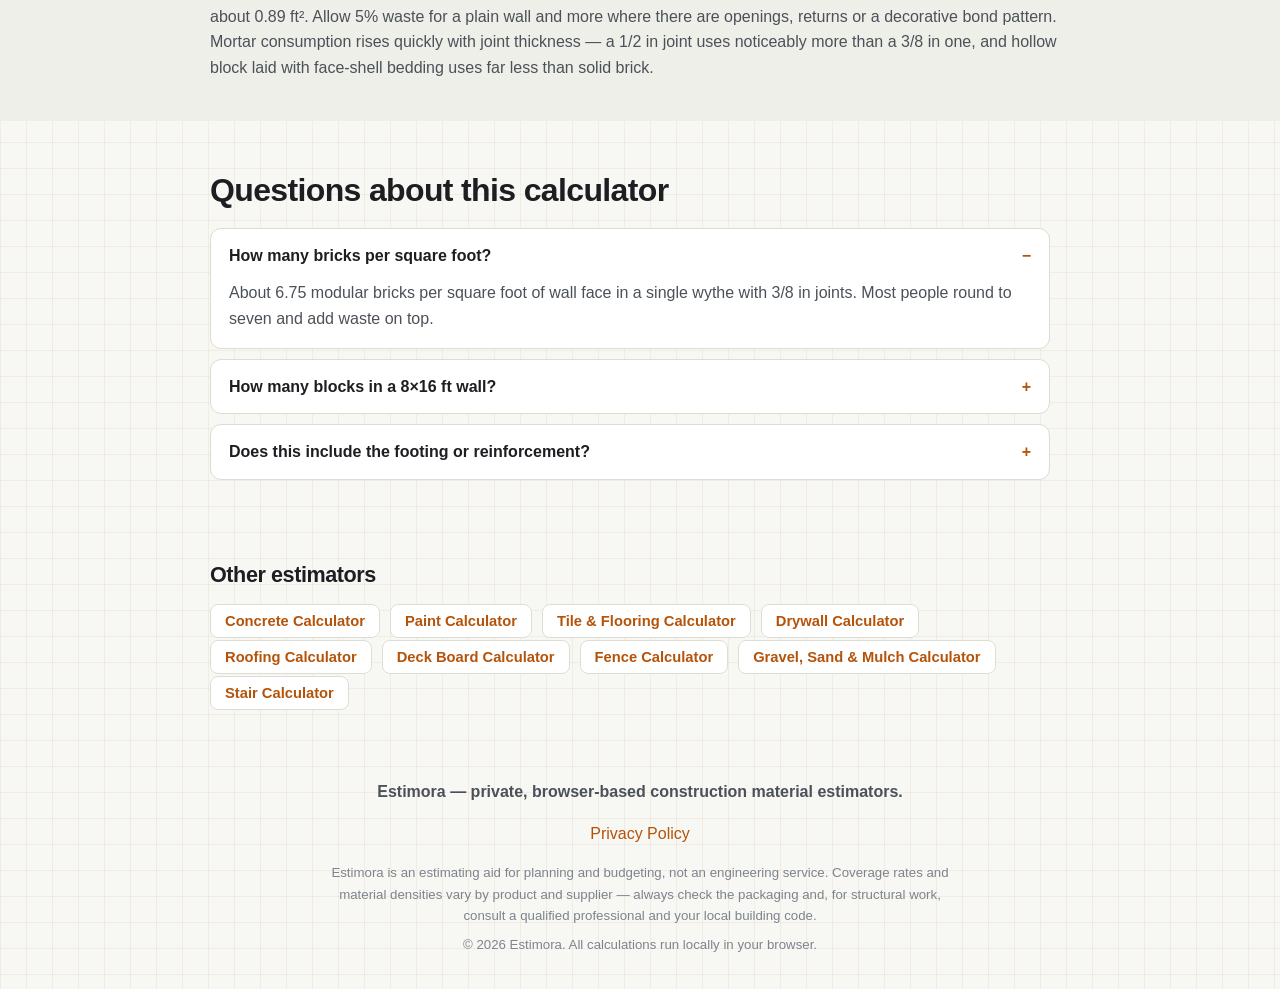
<file: tools/brick-calculator.html>
<!DOCTYPE html>
<html lang="en" data-lang="en" data-theme="light">
<head>
<meta charset="utf-8" />
<meta name="viewport" content="width=device-width, initial-scale=1" />
<title>Brick Calculator — Bricks, Blocks &amp; Mortar | Estimora</title>
<meta name="description" content="Count modular bricks or concrete blocks for a wall using nominal face sizes that include the mortar joint, and estimate the mortar bags needed to lay them." />
<meta name="robots" content="index, follow, max-snippet:-1, max-image-preview:large" />
<link rel="canonical" href="https://estimora.com/tools/brick-calculator.html" />
<link rel="alternate" hreflang="en" href="https://estimora.com/tools/brick-calculator.html" />
<link rel="alternate" hreflang="zh-CN" href="https://estimora.com/tools/brick-calculator.html?lang=zh" />
<link rel="alternate" hreflang="x-default" href="https://estimora.com/tools/brick-calculator.html" />
<link rel="icon" href="../favicon.svg" type="image/svg+xml" />
<meta property="og:type" content="website" />
<meta property="og:site_name" content="Estimora" />
<meta property="og:title" content="Brick Calculator — Bricks, Blocks &amp; Mortar" />
<meta property="og:description" content="Count modular bricks or concrete blocks for a wall using nominal face sizes that include the mortar joint, and estimate the mortar bags needed to lay them." />
<meta property="og:url" content="https://estimora.com/tools/brick-calculator.html" />
<meta property="og:image" content="https://estimora.com/og-image.png" />
<meta name="twitter:card" content="summary_large_image" />
<link rel="stylesheet" href="../styles.css" />

<!-- Google AdSense (Auto ads) — placeholder, inactive until a real publisher ID is connected -->
<!-- <script async src="https://pagead2.googlesyndication.com/pagead/js/adsbygoogle.js?client=ca-pub-XXXXXXXXXXXXXX" crossorigin="anonymous"></script> -->

<script type="application/ld+json">
{
  "@context": "https://schema.org",
  "@graph": [
    {
      "@type": "WebApplication",
      "name": "Brick & Block Calculator",
      "url": "https://estimora.com/tools/brick-calculator.html",
      "applicationCategory": "UtilitiesApplication",
      "operatingSystem": "Any (web browser)",
      "browserRequirements": "Requires JavaScript",
      "description": "Count modular bricks or concrete blocks for a wall using nominal face sizes that include the mortar joint, and estimate the mortar bags needed to lay them.",
      "inLanguage": [
        "en",
        "zh-CN"
      ],
      "isPartOf": {
        "@type": "WebSite",
        "@id": "https://estimora.com/#website"
      },
      "offers": {
        "@type": "Offer",
        "price": "0",
        "priceCurrency": "USD"
      }
    },
    {
      "@type": "BreadcrumbList",
      "itemListElement": [
        {
          "@type": "ListItem",
          "position": 1,
          "name": "Estimora",
          "item": "https://estimora.com/"
        },
        {
          "@type": "ListItem",
          "position": 2,
          "name": "Brick & Block Calculator",
          "item": "https://estimora.com/tools/brick-calculator.html"
        }
      ]
    },
    {
      "@type": "FAQPage",
      "mainEntity": [
        {
          "@type": "Question",
          "name": "How many bricks per square foot?",
          "acceptedAnswer": {
            "@type": "Answer",
            "text": "About 6.75 modular bricks per square foot of wall face in a single wythe with 3/8 in joints. Most people round to seven and add waste on top."
          }
        },
        {
          "@type": "Question",
          "name": "How many blocks in a 8×16 ft wall?",
          "acceptedAnswer": {
            "@type": "Answer",
            "text": "That is 128 ft², and a standard 8×8×16 in block covers about 0.89 ft² of face, so roughly 144 blocks before waste."
          }
        },
        {
          "@type": "Question",
          "name": "Does this include the footing or reinforcement?",
          "acceptedAnswer": {
            "@type": "Answer",
            "text": "No. Footings, rebar, grout-filled cores and lintels depend on the structural design and local code. This tool estimates the units and the bedding mortar only."
          }
        }
      ]
    }
  ]
}
</script>
</head>
<body>

<header class="site-header">
  <div class="container nav">
    <a class="brand" href="../">Estimora</a>
    <nav class="nav-links">
      <a href="../#tools" data-i18n="nav_tools">Estimators</a>
      <a href="../#how" data-i18n="nav_how">How it works</a>
      <a href="../#faq" data-i18n="nav_faq">FAQ</a>
      <a href="../privacy.html" data-i18n="nav_privacy">Privacy</a>
    </nav>
    <div class="toggles">
      <button id="lang-toggle" type="button" aria-label="Switch language">中文</button>
      <button id="theme-toggle" type="button" aria-label="Switch theme">☾</button>
    </div>
  </div>
</header>

<main>
  <section class="tools" style="padding-top:26px">
    <div class="container">
      <a class="landing-back" href="../" data-i18n="back_all">← All estimators</a>
      <h1 style="font-size:clamp(1.6rem,3.4vw,2.3rem);margin:0 0 8px"><span class="bi-en">Brick & Block Calculator</span><span class="bi-zh">砖与砌块用量计算器</span></h1>
      <p class="section-sub" style="max-width:760px"><span class="bi-en">Masonry counting works on nominal sizes, not actual ones. A modular brick is made at 7 5/8 × 2 1/4 in but is laid on a 3/8 in joint, so it occupies exactly 8 × 2 2/3 in in the wall — which is why the nominal figure is the one that divides cleanly into wall dimensions.</span><span class="bi-zh">砌体计算用的是名义尺寸，不是实际尺寸。模数砖出厂尺寸是 7 5/8 × 2 1/4 英寸，配 3/8 英寸灰缝砌筑后，在墙上正好占 8 × 2 2/3 英寸——这就是为什么名义尺寸能被墙体尺寸整除。</span></p>
      <div id="landing-tool"></div>
      <noscript><p><strong>This calculator needs JavaScript.</strong> 本计算器需要启用 JavaScript。</p></noscript>
    </div>
  </section>

  <section class="landing-section about">
    <div class="container" style="max-width:860px">
      <h2><span class="bi-en">The maths behind it</span><span class="bi-zh">背后的计算方法</span></h2>
            <p><span class="bi-en"><span class="formula-line">Nominal unit size = actual size + mortar joint</span></span><span class="bi-zh"><span class="formula-line">名义尺寸 = 实际尺寸 + 灰缝</span></span></p>
      <p><span class="bi-en"><span class="formula-line">Units = wall area ÷ nominal face area × (1 + waste)</span></span><span class="bi-zh"><span class="formula-line">块数 = 墙面面积 ÷ 名义面面积 × (1 + 损耗)</span></span></p>
      <p><span class="bi-en"><span class="formula-line">Mortar ≈ 1 bag per 30 standard bricks (3/8 in joint)</span></span><span class="bi-zh"><span class="formula-line">砂浆 ≈ 每 30 块标准砖约 1 袋（3/8 英寸灰缝）</span></span></p>
      <p style="margin-top:14px"><span class="bi-en">Roughly seven modular bricks cover one square foot of wall face in running bond, and a standard 8×8×16 in CMU covers about 0.89 ft². Allow 5% waste for a plain wall and more where there are openings, returns or a decorative bond pattern. Mortar consumption rises quickly with joint thickness — a 1/2 in joint uses noticeably more than a 3/8 in one, and hollow block laid with face-shell bedding uses far less than solid brick.</span><span class="bi-zh">错缝砌筑时每平方英尺墙面约需 7 块模数砖，标准 8×8×16 英寸混凝土砌块每块约占 0.89 ft²。平直墙面按 5% 损耗，有洞口、转角或装饰砌法时应增加。砂浆用量随灰缝厚度上升很快——1/2 英寸灰缝明显多于 3/8 英寸；空心砌块采用面壳铺浆时，用量远低于实心砖。</span></p>
    </div>
  </section>

  <section class="faq">
    <div class="container" style="max-width:860px">
      <h2><span class="bi-en">Questions about this calculator</span><span class="bi-zh">关于这个计算器的常见问题</span></h2>
      <div class="faq-list">
        <details open>
          <summary><span class="bi-en">How many bricks per square foot?</span><span class="bi-zh">每平方英尺墙面要多少块砖？</span></summary>
          <p><span class="bi-en">About 6.75 modular bricks per square foot of wall face in a single wythe with 3/8 in joints. Most people round to seven and add waste on top.</span><span class="bi-zh">单层墙、3/8 英寸灰缝时，每平方英尺墙面约 6.75 块模数砖。实际估算一般按 7 块计，再另加损耗。</span></p>
        </details>
        <details>
          <summary><span class="bi-en">How many blocks in a 8×16 ft wall?</span><span class="bi-zh">8×16 英尺的墙需要多少块砌块？</span></summary>
          <p><span class="bi-en">That is 128 ft², and a standard 8×8×16 in block covers about 0.89 ft² of face, so roughly 144 blocks before waste.</span><span class="bi-zh">墙面面积 128 ft²，标准 8×8×16 英寸砌块每块面积约 0.89 ft²，不含损耗约需 144 块。</span></p>
        </details>
        <details>
          <summary><span class="bi-en">Does this include the footing or reinforcement?</span><span class="bi-zh">包含基础和配筋吗？</span></summary>
          <p><span class="bi-en">No. Footings, rebar, grout-filled cores and lintels depend on the structural design and local code. This tool estimates the units and the bedding mortar only.</span><span class="bi-zh">不含。基础、钢筋、灌芯混凝土和过梁取决于结构设计与当地规范，本工具只估算砌块数量与砌筑砂浆。</span></p>
        </details>
      </div>
    </div>
  </section>

  <section class="landing-section">
    <div class="container" style="max-width:860px">
      <h2><span class="bi-en">Other estimators</span><span class="bi-zh">其他计算器</span></h2>
      <ul class="related-list">
        <li><a href="concrete-calculator.html"><span class="bi-en">Concrete Calculator</span><span class="bi-zh">混凝土用量计算器</span></a></li>
        <li><a href="paint-calculator.html"><span class="bi-en">Paint Calculator</span><span class="bi-zh">油漆用量计算器</span></a></li>
        <li><a href="tile-calculator.html"><span class="bi-en">Tile &amp; Flooring Calculator</span><span class="bi-zh">瓷砖与地板用量计算器</span></a></li>
        <li><a href="drywall-calculator.html"><span class="bi-en">Drywall Calculator</span><span class="bi-zh">石膏板用量计算器</span></a></li>
        <li><a href="roofing-calculator.html"><span class="bi-en">Roofing Calculator</span><span class="bi-zh">屋面材料计算器</span></a></li>
        <li><a href="deck-calculator.html"><span class="bi-en">Deck Board Calculator</span><span class="bi-zh">木平台板材计算器</span></a></li>
        <li><a href="fence-calculator.html"><span class="bi-en">Fence Calculator</span><span class="bi-zh">围栏材料计算器</span></a></li>
        <li><a href="gravel-calculator.html"><span class="bi-en">Gravel, Sand &amp; Mulch Calculator</span><span class="bi-zh">碎石、沙与覆盖物用量计算器</span></a></li>
        <li><a href="stair-calculator.html"><span class="bi-en">Stair Calculator</span><span class="bi-zh">楼梯踏步计算器</span></a></li>
      </ul>
    </div>
  </section>
</main>

<footer class="site-footer">
  <div class="container">
    <p class="tagline" data-i18n="footer_tagline">Estimora — private, browser-based construction material estimators.</p>
    <p><a href="../privacy.html" data-i18n="footer_privacy">Privacy Policy</a></p>
    <p class="disclaimer" data-i18n="footer_disclaimer">Estimora is an estimating aid for planning and budgeting, not an engineering service.</p>
    <p class="rights" data-i18n="footer_rights">© 2026 Estimora. All calculations run locally in your browser.</p>
  </div>
</footer>

<script>window.ESTIMORA_TOOL = "masonry";</script>
<script src="../app.js"></script>
</body>
</html>
</file>
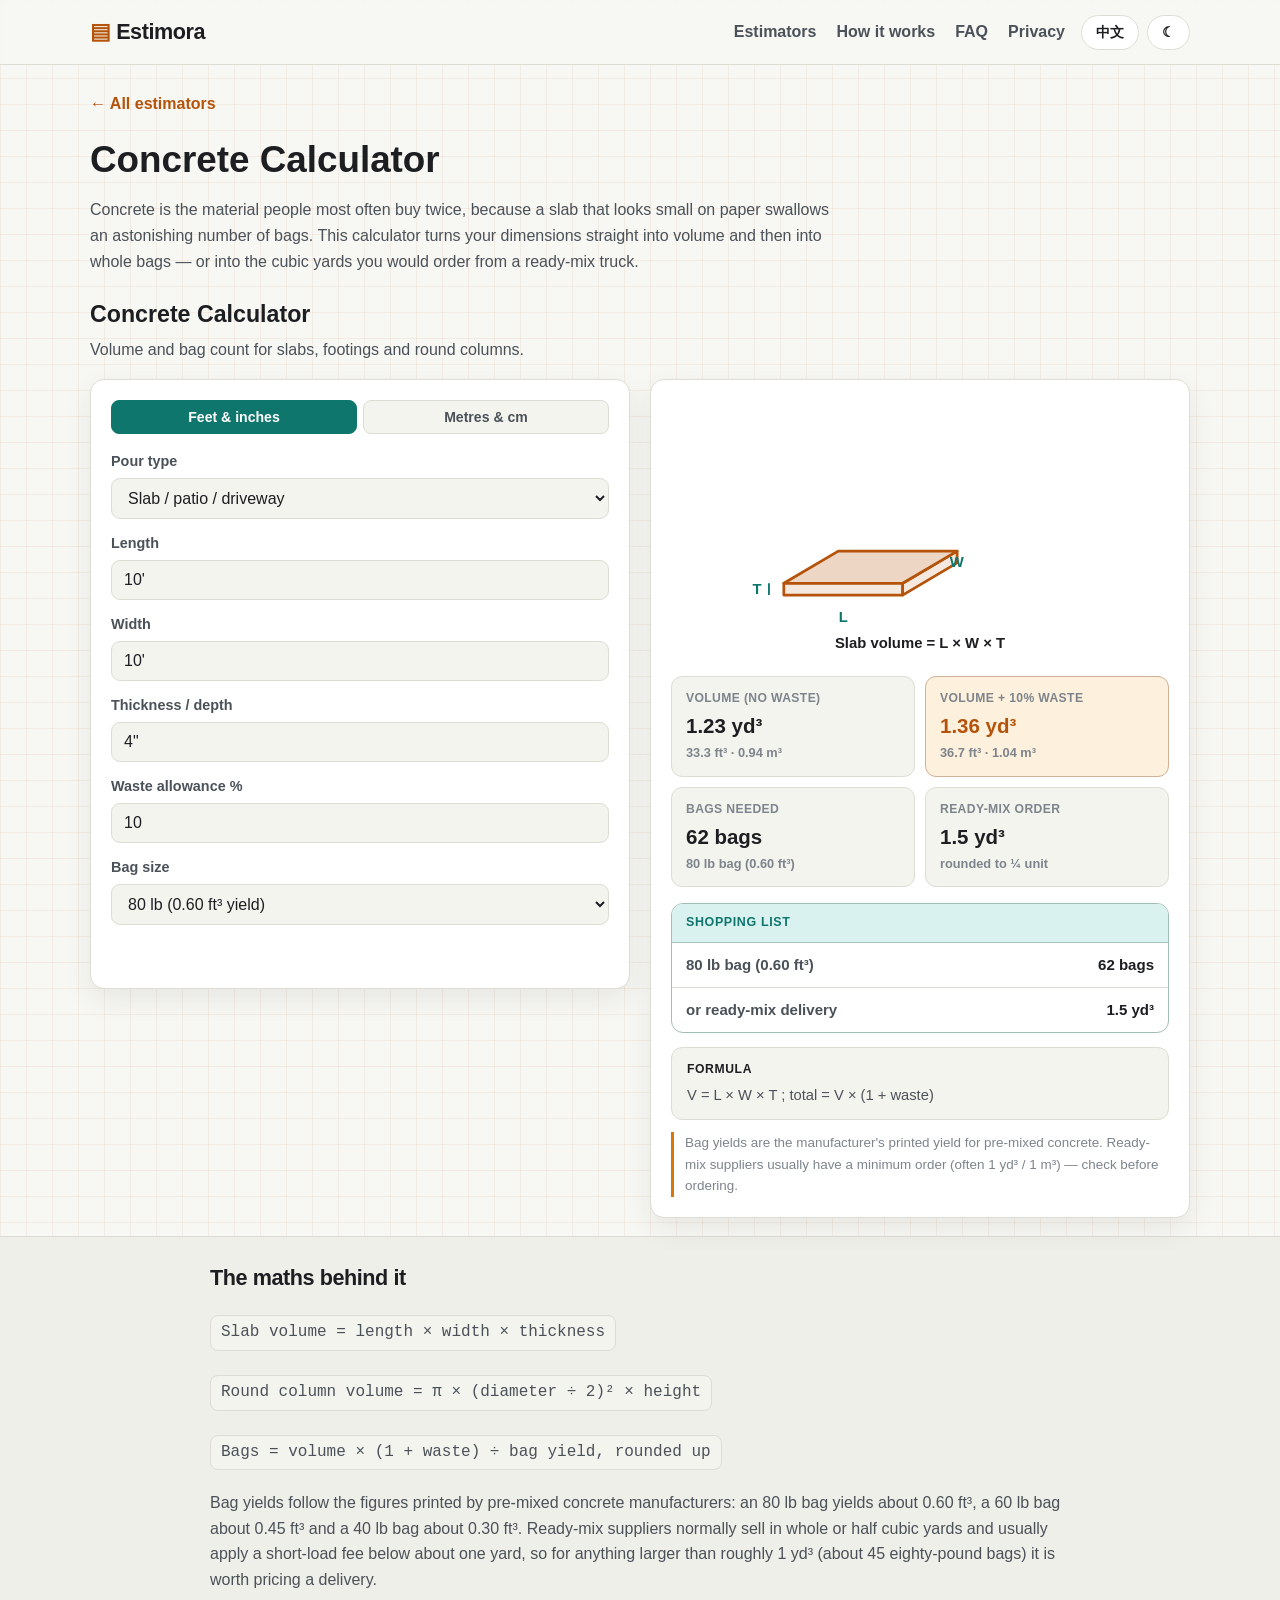
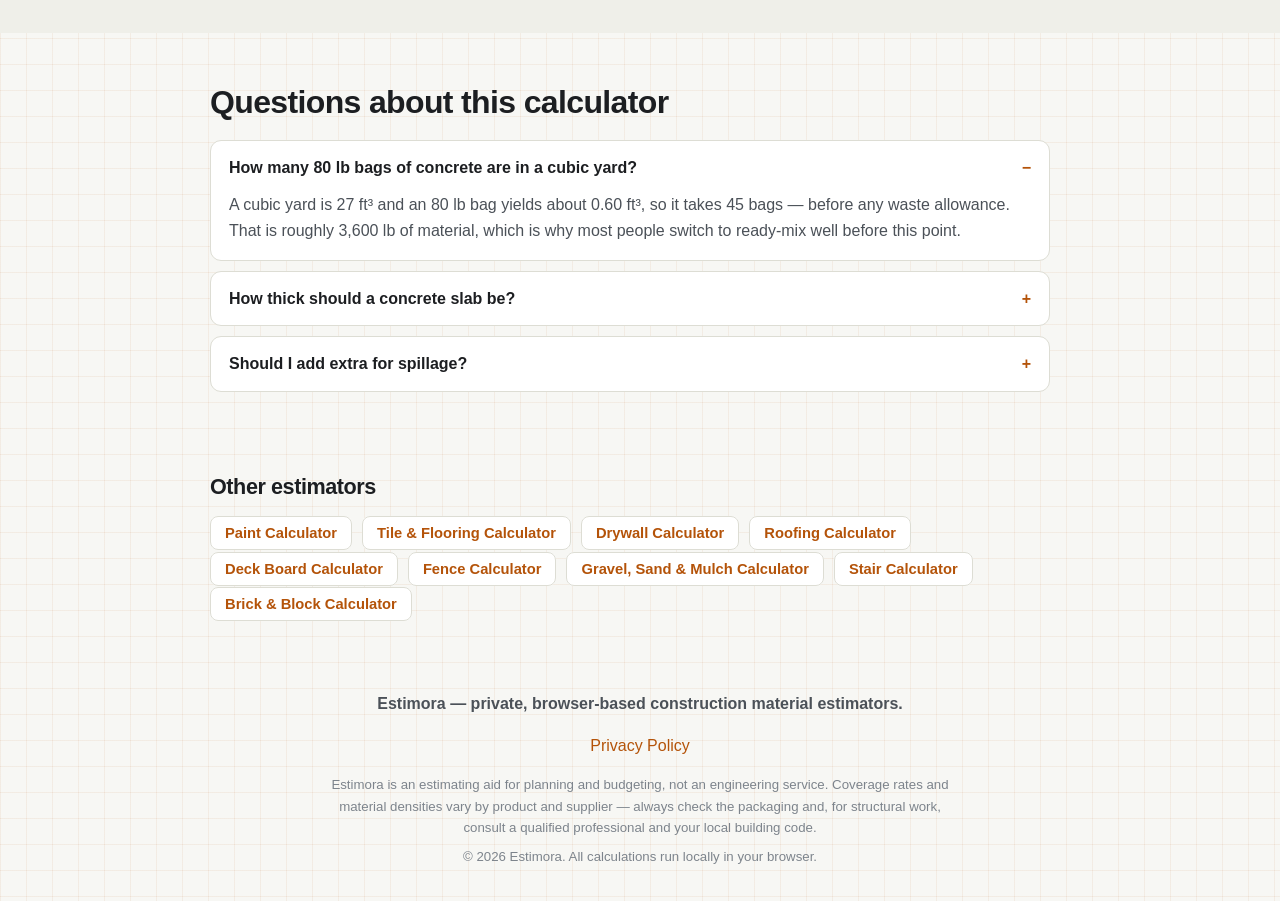
<file: tools/concrete-calculator.html>
<!DOCTYPE html>
<html lang="en" data-lang="en" data-theme="light">
<head>
<meta charset="utf-8" />
<meta name="viewport" content="width=device-width, initial-scale=1" />
<title>Concrete Calculator — Slabs, Footings &amp; Columns | Estimora</title>
<meta name="description" content="Work out concrete volume in cubic yards or cubic metres for a slab, footing or round column, then convert it into 80 lb, 60 lb, 40 lb, 20 kg or 25 kg bags. Free, in-browser, feet-and-inches or metric." />
<meta name="robots" content="index, follow, max-snippet:-1, max-image-preview:large" />
<link rel="canonical" href="https://estimora.com/tools/concrete-calculator.html" />
<link rel="alternate" hreflang="en" href="https://estimora.com/tools/concrete-calculator.html" />
<link rel="alternate" hreflang="zh-CN" href="https://estimora.com/tools/concrete-calculator.html?lang=zh" />
<link rel="alternate" hreflang="x-default" href="https://estimora.com/tools/concrete-calculator.html" />
<link rel="icon" href="../favicon.svg" type="image/svg+xml" />
<meta property="og:type" content="website" />
<meta property="og:site_name" content="Estimora" />
<meta property="og:title" content="Concrete Calculator — Slabs, Footings &amp; Columns" />
<meta property="og:description" content="Work out concrete volume in cubic yards or cubic metres for a slab, footing or round column, then convert it into 80 lb, 60 lb, 40 lb, 20 kg or 25 kg bags. Free, in-browser, feet-and-inches or metric." />
<meta property="og:url" content="https://estimora.com/tools/concrete-calculator.html" />
<meta property="og:image" content="https://estimora.com/og-image.png" />
<meta name="twitter:card" content="summary_large_image" />
<link rel="stylesheet" href="../styles.css" />

<!-- Google AdSense (Auto ads) — placeholder, inactive until a real publisher ID is connected -->
<!-- <script async src="https://pagead2.googlesyndication.com/pagead/js/adsbygoogle.js?client=ca-pub-XXXXXXXXXXXXXX" crossorigin="anonymous"></script> -->

<script type="application/ld+json">
{
  "@context": "https://schema.org",
  "@graph": [
    {
      "@type": "WebApplication",
      "name": "Concrete Calculator",
      "url": "https://estimora.com/tools/concrete-calculator.html",
      "applicationCategory": "UtilitiesApplication",
      "operatingSystem": "Any (web browser)",
      "browserRequirements": "Requires JavaScript",
      "description": "Work out concrete volume in cubic yards or cubic metres for a slab, footing or round column, then convert it into 80 lb, 60 lb, 40 lb, 20 kg or 25 kg bags. Free, in-browser, feet-and-inches or metric.",
      "inLanguage": [
        "en",
        "zh-CN"
      ],
      "isPartOf": {
        "@type": "WebSite",
        "@id": "https://estimora.com/#website"
      },
      "offers": {
        "@type": "Offer",
        "price": "0",
        "priceCurrency": "USD"
      }
    },
    {
      "@type": "BreadcrumbList",
      "itemListElement": [
        {
          "@type": "ListItem",
          "position": 1,
          "name": "Estimora",
          "item": "https://estimora.com/"
        },
        {
          "@type": "ListItem",
          "position": 2,
          "name": "Concrete Calculator",
          "item": "https://estimora.com/tools/concrete-calculator.html"
        }
      ]
    },
    {
      "@type": "FAQPage",
      "mainEntity": [
        {
          "@type": "Question",
          "name": "How many 80 lb bags of concrete are in a cubic yard?",
          "acceptedAnswer": {
            "@type": "Answer",
            "text": "A cubic yard is 27 ft³ and an 80 lb bag yields about 0.60 ft³, so it takes 45 bags — before any waste allowance. That is roughly 3,600 lb of material, which is why most people switch to ready-mix well before this point."
          }
        },
        {
          "@type": "Question",
          "name": "How thick should a concrete slab be?",
          "acceptedAnswer": {
            "@type": "Answer",
            "text": "Four inches (100 mm) is the usual thickness for a patio, shed base or residential walkway; driveways carrying vehicles are commonly poured at five to six inches (125–150 mm). Thickness affects volume linearly, so going from 4 in to 6 in adds 50% to your material cost. Structural slabs should be specified by an engineer."
          }
        },
        {
          "@type": "Question",
          "name": "Should I add extra for spillage?",
          "acceptedAnswer": {
            "@type": "Answer",
            "text": "Yes. A 5–10% allowance covers uneven subgrade, spillage and slight over-excavation of footings. Footings dug by hand often need more, because the trench walls are rarely perfectly straight."
          }
        }
      ]
    }
  ]
}
</script>
</head>
<body>

<header class="site-header">
  <div class="container nav">
    <a class="brand" href="../">Estimora</a>
    <nav class="nav-links">
      <a href="../#tools" data-i18n="nav_tools">Estimators</a>
      <a href="../#how" data-i18n="nav_how">How it works</a>
      <a href="../#faq" data-i18n="nav_faq">FAQ</a>
      <a href="../privacy.html" data-i18n="nav_privacy">Privacy</a>
    </nav>
    <div class="toggles">
      <button id="lang-toggle" type="button" aria-label="Switch language">中文</button>
      <button id="theme-toggle" type="button" aria-label="Switch theme">☾</button>
    </div>
  </div>
</header>

<main>
  <section class="tools" style="padding-top:26px">
    <div class="container">
      <a class="landing-back" href="../" data-i18n="back_all">← All estimators</a>
      <h1 style="font-size:clamp(1.6rem,3.4vw,2.3rem);margin:0 0 8px"><span class="bi-en">Concrete Calculator</span><span class="bi-zh">混凝土用量计算器</span></h1>
      <p class="section-sub" style="max-width:760px"><span class="bi-en">Concrete is the material people most often buy twice, because a slab that looks small on paper swallows an astonishing number of bags. This calculator turns your dimensions straight into volume and then into whole bags — or into the cubic yards you would order from a ready-mix truck.</span><span class="bi-zh">混凝土是最容易买错量的材料——图纸上不起眼的一块地坪，实际会吃掉惊人的袋数。这个计算器把你的尺寸直接换算成体积，再换算成整袋数量，或者换算成向搅拌车下单时使用的立方码／立方米。</span></p>
      <div id="landing-tool"></div>
      <noscript><p><strong>This calculator needs JavaScript.</strong> 本计算器需要启用 JavaScript。</p></noscript>
    </div>
  </section>

  <section class="landing-section about">
    <div class="container" style="max-width:860px">
      <h2><span class="bi-en">The maths behind it</span><span class="bi-zh">背后的计算方法</span></h2>
            <p><span class="bi-en"><span class="formula-line">Slab volume = length × width × thickness</span></span><span class="bi-zh"><span class="formula-line">地坪体积 = 长 × 宽 × 厚</span></span></p>
      <p><span class="bi-en"><span class="formula-line">Round column volume = π × (diameter ÷ 2)² × height</span></span><span class="bi-zh"><span class="formula-line">圆柱体积 = π × (直径 ÷ 2)² × 高</span></span></p>
      <p><span class="bi-en"><span class="formula-line">Bags = volume × (1 + waste) ÷ bag yield, rounded up</span></span><span class="bi-zh"><span class="formula-line">袋数 = 体积 × (1 + 损耗) ÷ 每袋产出量，向上取整</span></span></p>
      <p style="margin-top:14px"><span class="bi-en">Bag yields follow the figures printed by pre-mixed concrete manufacturers: an 80 lb bag yields about 0.60 ft³, a 60 lb bag about 0.45 ft³ and a 40 lb bag about 0.30 ft³. Ready-mix suppliers normally sell in whole or half cubic yards and usually apply a short-load fee below about one yard, so for anything larger than roughly 1 yd³ (about 45 eighty-pound bags) it is worth pricing a delivery.</span><span class="bi-zh">袋产出量采用预拌混凝土厂家包装标注值：80 磅袋约 0.60 ft³，60 磅袋约 0.45 ft³，40 磅袋约 0.30 ft³。商品混凝土通常按整立方码或半立方码起订，低于约 1 立方码往往还要收小方量附加费；因此超过约 1 yd³（相当于 45 袋 80 磅装）时，值得先问一下送货报价。</span></p>
    </div>
  </section>

  <section class="faq">
    <div class="container" style="max-width:860px">
      <h2><span class="bi-en">Questions about this calculator</span><span class="bi-zh">关于这个计算器的常见问题</span></h2>
      <div class="faq-list">
        <details open>
          <summary><span class="bi-en">How many 80 lb bags of concrete are in a cubic yard?</span><span class="bi-zh">一立方码需要多少袋 80 磅混凝土？</span></summary>
          <p><span class="bi-en">A cubic yard is 27 ft³ and an 80 lb bag yields about 0.60 ft³, so it takes 45 bags — before any waste allowance. That is roughly 3,600 lb of material, which is why most people switch to ready-mix well before this point.</span><span class="bi-zh">一立方码等于 27 ft³，一袋 80 磅装约产出 0.60 ft³，因此需要 45 袋——这还没算损耗。总重约 3600 磅，所以大多数人在到达这个量之前就会改叫商品混凝土。</span></p>
        </details>
        <details>
          <summary><span class="bi-en">How thick should a concrete slab be?</span><span class="bi-zh">混凝土地坪应该做多厚？</span></summary>
          <p><span class="bi-en">Four inches (100 mm) is the usual thickness for a patio, shed base or residential walkway; driveways carrying vehicles are commonly poured at five to six inches (125–150 mm). Thickness affects volume linearly, so going from 4 in to 6 in adds 50% to your material cost. Structural slabs should be specified by an engineer.</span><span class="bi-zh">露台、工具房基础和住宅步道通常做 4 英寸（100 mm）厚；需要走车的车道一般做 5～6 英寸（125～150 mm）。体积与厚度成正比，从 4 英寸加到 6 英寸材料费直接增加 50%。结构性楼板应由工程师确定。</span></p>
        </details>
        <details>
          <summary><span class="bi-en">Should I add extra for spillage?</span><span class="bi-zh">需要额外留洒漏余量吗？</span></summary>
          <p><span class="bi-en">Yes. A 5–10% allowance covers uneven subgrade, spillage and slight over-excavation of footings. Footings dug by hand often need more, because the trench walls are rarely perfectly straight.</span><span class="bi-zh">需要。5～10% 的余量可以覆盖基底不平、洒漏以及基槽超挖。人工开挖的基槽往往要留更多，因为槽壁很难挖得笔直。</span></p>
        </details>
      </div>
    </div>
  </section>

  <section class="landing-section">
    <div class="container" style="max-width:860px">
      <h2><span class="bi-en">Other estimators</span><span class="bi-zh">其他计算器</span></h2>
      <ul class="related-list">
        <li><a href="paint-calculator.html"><span class="bi-en">Paint Calculator</span><span class="bi-zh">油漆用量计算器</span></a></li>
        <li><a href="tile-calculator.html"><span class="bi-en">Tile &amp; Flooring Calculator</span><span class="bi-zh">瓷砖与地板用量计算器</span></a></li>
        <li><a href="drywall-calculator.html"><span class="bi-en">Drywall Calculator</span><span class="bi-zh">石膏板用量计算器</span></a></li>
        <li><a href="roofing-calculator.html"><span class="bi-en">Roofing Calculator</span><span class="bi-zh">屋面材料计算器</span></a></li>
        <li><a href="deck-calculator.html"><span class="bi-en">Deck Board Calculator</span><span class="bi-zh">木平台板材计算器</span></a></li>
        <li><a href="fence-calculator.html"><span class="bi-en">Fence Calculator</span><span class="bi-zh">围栏材料计算器</span></a></li>
        <li><a href="gravel-calculator.html"><span class="bi-en">Gravel, Sand &amp; Mulch Calculator</span><span class="bi-zh">碎石、沙与覆盖物用量计算器</span></a></li>
        <li><a href="stair-calculator.html"><span class="bi-en">Stair Calculator</span><span class="bi-zh">楼梯踏步计算器</span></a></li>
        <li><a href="brick-calculator.html"><span class="bi-en">Brick &amp; Block Calculator</span><span class="bi-zh">砖与砌块用量计算器</span></a></li>
      </ul>
    </div>
  </section>
</main>

<footer class="site-footer">
  <div class="container">
    <p class="tagline" data-i18n="footer_tagline">Estimora — private, browser-based construction material estimators.</p>
    <p><a href="../privacy.html" data-i18n="footer_privacy">Privacy Policy</a></p>
    <p class="disclaimer" data-i18n="footer_disclaimer">Estimora is an estimating aid for planning and budgeting, not an engineering service.</p>
    <p class="rights" data-i18n="footer_rights">© 2026 Estimora. All calculations run locally in your browser.</p>
  </div>
</footer>

<script>window.ESTIMORA_TOOL = "concrete";</script>
<script src="../app.js"></script>
</body>
</html>
</file>
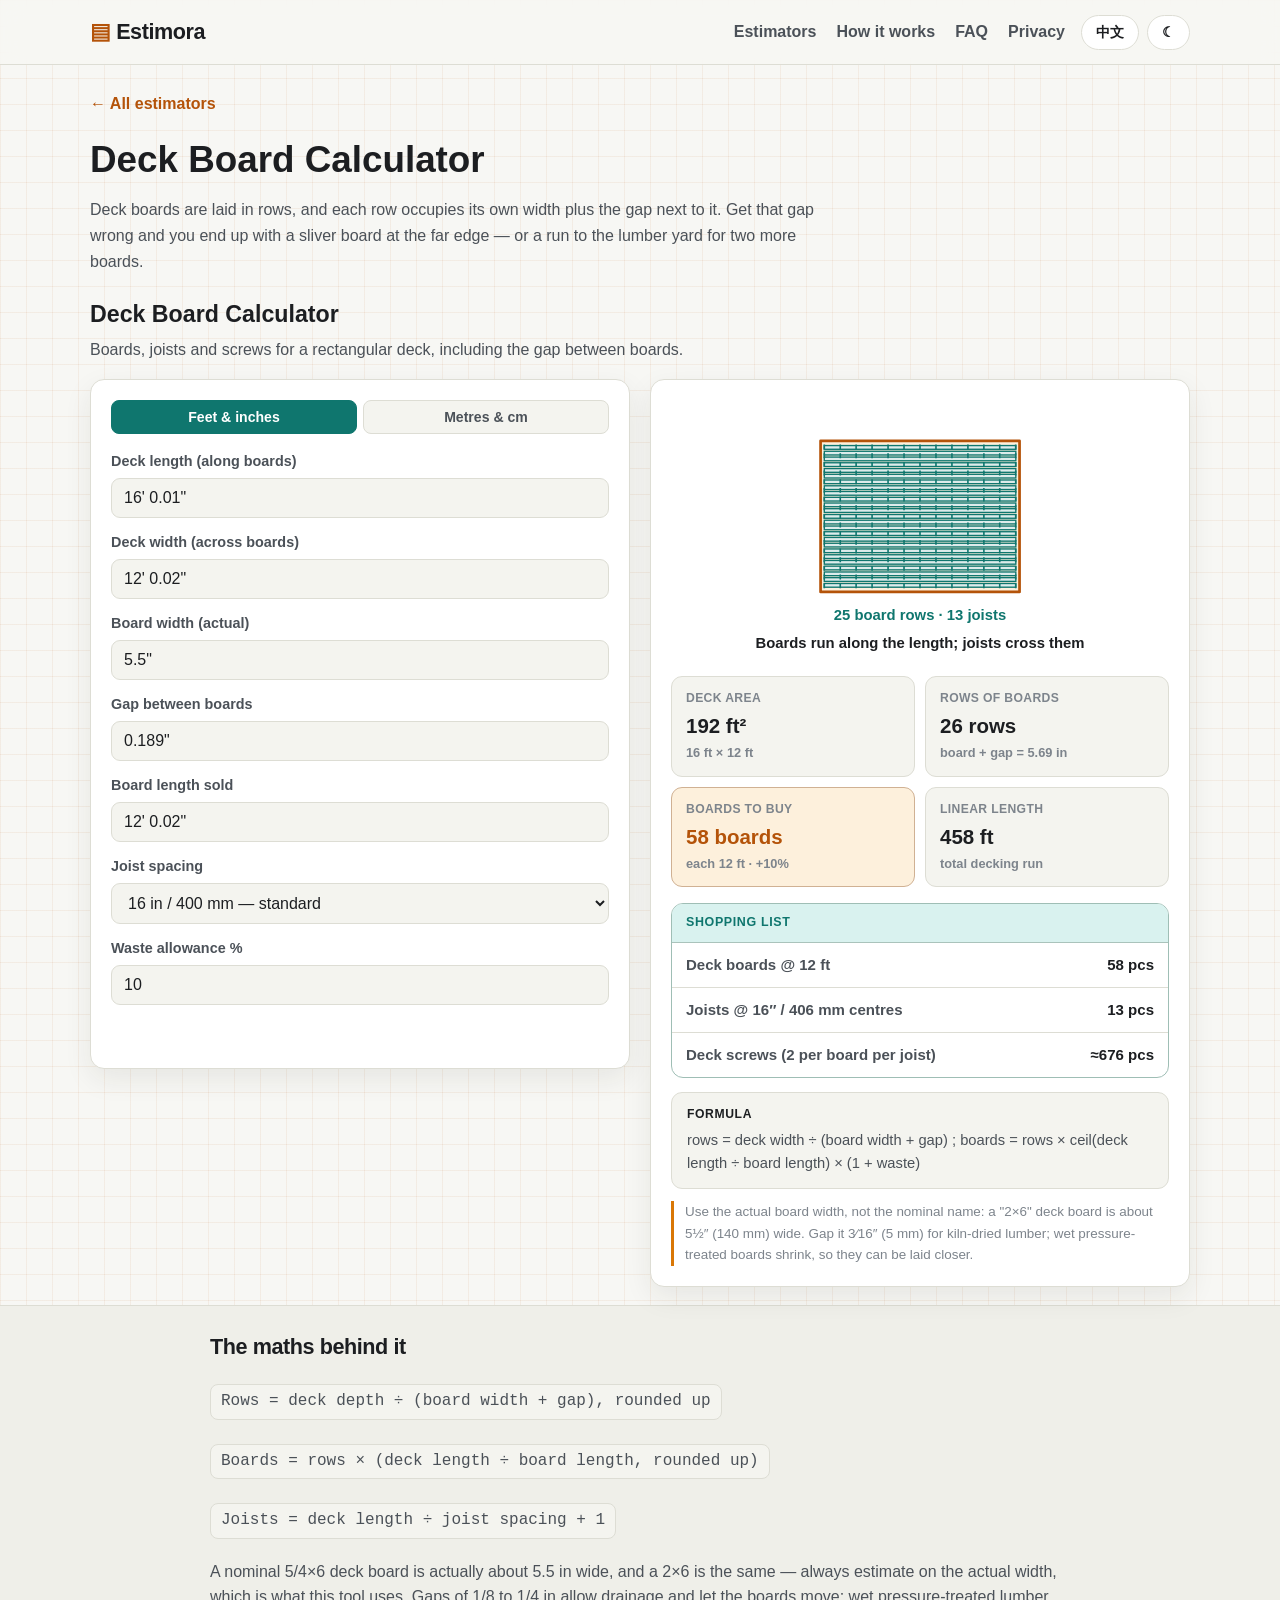
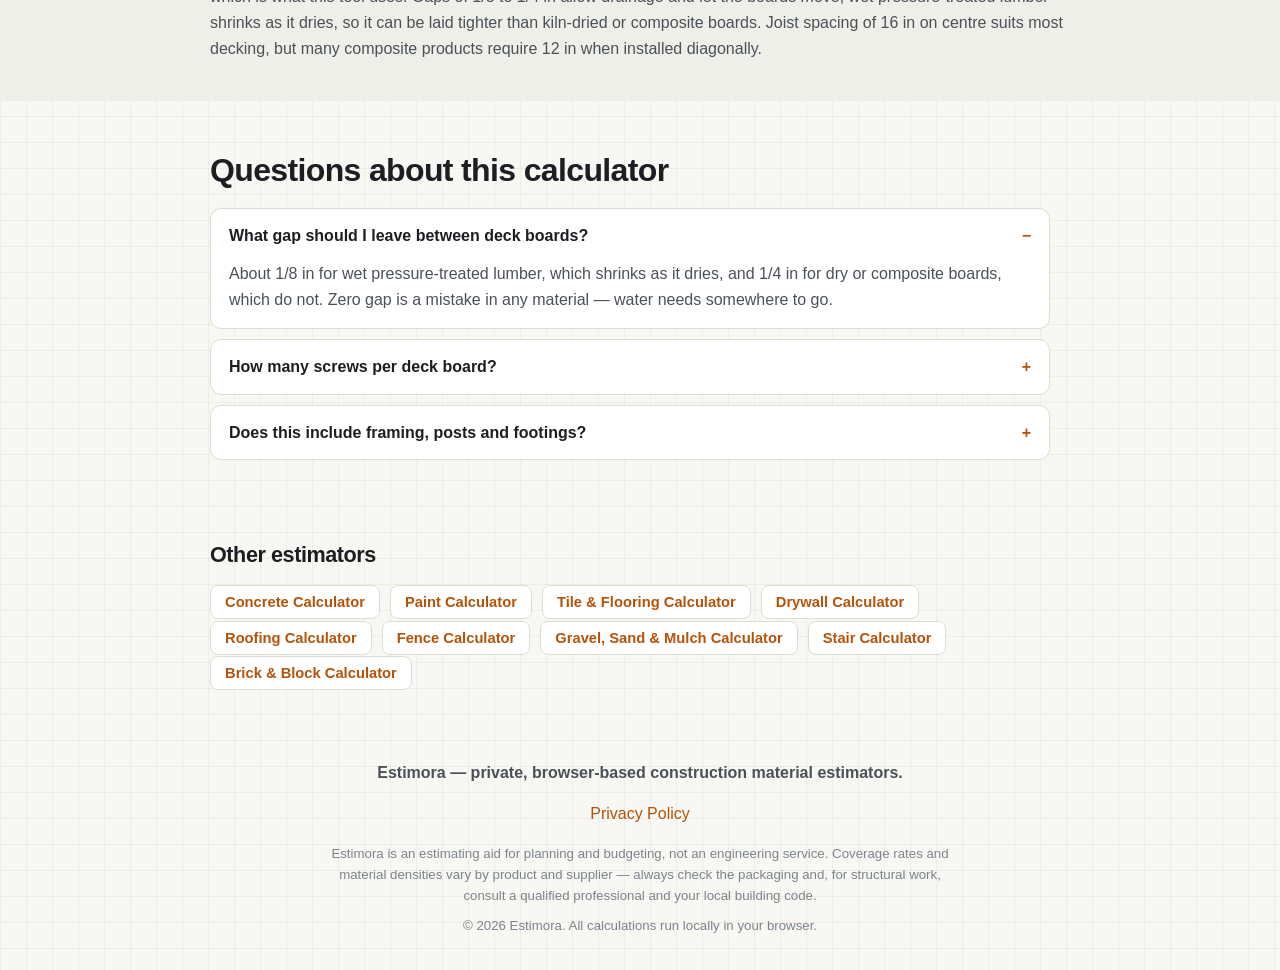
<file: tools/deck-calculator.html>
<!DOCTYPE html>
<html lang="en" data-lang="en" data-theme="light">
<head>
<meta charset="utf-8" />
<meta name="viewport" content="width=device-width, initial-scale=1" />
<title>Deck Board Calculator — Boards, Joists &amp; Screws | Estimora</title>
<meta name="description" content="How many deck boards a rectangular deck needs, including the gap between boards, plus joist count at your chosen spacing and the screws to fasten it all." />
<meta name="robots" content="index, follow, max-snippet:-1, max-image-preview:large" />
<link rel="canonical" href="https://estimora.com/tools/deck-calculator.html" />
<link rel="alternate" hreflang="en" href="https://estimora.com/tools/deck-calculator.html" />
<link rel="alternate" hreflang="zh-CN" href="https://estimora.com/tools/deck-calculator.html?lang=zh" />
<link rel="alternate" hreflang="x-default" href="https://estimora.com/tools/deck-calculator.html" />
<link rel="icon" href="../favicon.svg" type="image/svg+xml" />
<meta property="og:type" content="website" />
<meta property="og:site_name" content="Estimora" />
<meta property="og:title" content="Deck Board Calculator — Boards, Joists &amp; Screws" />
<meta property="og:description" content="How many deck boards a rectangular deck needs, including the gap between boards, plus joist count at your chosen spacing and the screws to fasten it all." />
<meta property="og:url" content="https://estimora.com/tools/deck-calculator.html" />
<meta property="og:image" content="https://estimora.com/og-image.png" />
<meta name="twitter:card" content="summary_large_image" />
<link rel="stylesheet" href="../styles.css" />

<!-- Google AdSense (Auto ads) — placeholder, inactive until a real publisher ID is connected -->
<!-- <script async src="https://pagead2.googlesyndication.com/pagead/js/adsbygoogle.js?client=ca-pub-XXXXXXXXXXXXXX" crossorigin="anonymous"></script> -->

<script type="application/ld+json">
{
  "@context": "https://schema.org",
  "@graph": [
    {
      "@type": "WebApplication",
      "name": "Deck Board Calculator",
      "url": "https://estimora.com/tools/deck-calculator.html",
      "applicationCategory": "UtilitiesApplication",
      "operatingSystem": "Any (web browser)",
      "browserRequirements": "Requires JavaScript",
      "description": "How many deck boards a rectangular deck needs, including the gap between boards, plus joist count at your chosen spacing and the screws to fasten it all.",
      "inLanguage": [
        "en",
        "zh-CN"
      ],
      "isPartOf": {
        "@type": "WebSite",
        "@id": "https://estimora.com/#website"
      },
      "offers": {
        "@type": "Offer",
        "price": "0",
        "priceCurrency": "USD"
      }
    },
    {
      "@type": "BreadcrumbList",
      "itemListElement": [
        {
          "@type": "ListItem",
          "position": 1,
          "name": "Estimora",
          "item": "https://estimora.com/"
        },
        {
          "@type": "ListItem",
          "position": 2,
          "name": "Deck Board Calculator",
          "item": "https://estimora.com/tools/deck-calculator.html"
        }
      ]
    },
    {
      "@type": "FAQPage",
      "mainEntity": [
        {
          "@type": "Question",
          "name": "What gap should I leave between deck boards?",
          "acceptedAnswer": {
            "@type": "Answer",
            "text": "About 1/8 in for wet pressure-treated lumber, which shrinks as it dries, and 1/4 in for dry or composite boards, which do not. Zero gap is a mistake in any material — water needs somewhere to go."
          }
        },
        {
          "@type": "Question",
          "name": "How many screws per deck board?",
          "acceptedAnswer": {
            "@type": "Answer",
            "text": "Two per board at every joist crossing. A 16 ft board over joists at 16 in centres crosses 13 joists, so 26 screws — which is how a small deck quietly consumes a thousand fasteners."
          }
        },
        {
          "@type": "Question",
          "name": "Does this include framing, posts and footings?",
          "acceptedAnswer": {
            "@type": "Answer",
            "text": "It estimates deck boards, joists and screws. Beams, posts, footings and hardware depend on span tables and local code, so size them with a span table or have the frame designed."
          }
        }
      ]
    }
  ]
}
</script>
</head>
<body>

<header class="site-header">
  <div class="container nav">
    <a class="brand" href="../">Estimora</a>
    <nav class="nav-links">
      <a href="../#tools" data-i18n="nav_tools">Estimators</a>
      <a href="../#how" data-i18n="nav_how">How it works</a>
      <a href="../#faq" data-i18n="nav_faq">FAQ</a>
      <a href="../privacy.html" data-i18n="nav_privacy">Privacy</a>
    </nav>
    <div class="toggles">
      <button id="lang-toggle" type="button" aria-label="Switch language">中文</button>
      <button id="theme-toggle" type="button" aria-label="Switch theme">☾</button>
    </div>
  </div>
</header>

<main>
  <section class="tools" style="padding-top:26px">
    <div class="container">
      <a class="landing-back" href="../" data-i18n="back_all">← All estimators</a>
      <h1 style="font-size:clamp(1.6rem,3.4vw,2.3rem);margin:0 0 8px"><span class="bi-en">Deck Board Calculator</span><span class="bi-zh">木平台板材计算器</span></h1>
      <p class="section-sub" style="max-width:760px"><span class="bi-en">Deck boards are laid in rows, and each row occupies its own width plus the gap next to it. Get that gap wrong and you end up with a sliver board at the far edge — or a run to the lumber yard for two more boards.</span><span class="bi-zh">木平台的面板是一排排铺的，每一排占据「板宽 + 一条板缝」。板缝算错，最后一排要么剩下一条窄得难看的板，要么就得再跑一趟买两块。</span></p>
      <div id="landing-tool"></div>
      <noscript><p><strong>This calculator needs JavaScript.</strong> 本计算器需要启用 JavaScript。</p></noscript>
    </div>
  </section>

  <section class="landing-section about">
    <div class="container" style="max-width:860px">
      <h2><span class="bi-en">The maths behind it</span><span class="bi-zh">背后的计算方法</span></h2>
            <p><span class="bi-en"><span class="formula-line">Rows = deck depth ÷ (board width + gap), rounded up</span></span><span class="bi-zh"><span class="formula-line">排数 = 平台进深 ÷ (板宽 + 缝宽)，向上取整</span></span></p>
      <p><span class="bi-en"><span class="formula-line">Boards = rows × (deck length ÷ board length, rounded up)</span></span><span class="bi-zh"><span class="formula-line">板数 = 排数 × (平台长度 ÷ 单板长度，向上取整)</span></span></p>
      <p><span class="bi-en"><span class="formula-line">Joists = deck length ÷ joist spacing + 1</span></span><span class="bi-zh"><span class="formula-line">龙骨数 = 平台长度 ÷ 龙骨间距 + 1</span></span></p>
      <p style="margin-top:14px"><span class="bi-en">A nominal 5/4×6 deck board is actually about 5.5 in wide, and a 2×6 is the same — always estimate on the actual width, which is what this tool uses. Gaps of 1/8 to 1/4 in allow drainage and let the boards move; wet pressure-treated lumber shrinks as it dries, so it can be laid tighter than kiln-dried or composite boards. Joist spacing of 16 in on centre suits most decking, but many composite products require 12 in when installed diagonally.</span><span class="bi-zh">名义 5/4×6 的地板实际宽约 5.5 英寸，2×6 也是同样宽度——估算必须用实际宽度，本工具即按实际宽度计算。板缝取 1/8～1/4 英寸以便排水和让木材伸缩；含水率高的防腐木干燥后会收缩，因此可以铺得比窑干木或塑木更紧。龙骨间距 16 英寸适用于大多数地板，但不少塑木产品在斜铺时要求 12 英寸。</span></p>
    </div>
  </section>

  <section class="faq">
    <div class="container" style="max-width:860px">
      <h2><span class="bi-en">Questions about this calculator</span><span class="bi-zh">关于这个计算器的常见问题</span></h2>
      <div class="faq-list">
        <details open>
          <summary><span class="bi-en">What gap should I leave between deck boards?</span><span class="bi-zh">木平台板之间应该留多大缝？</span></summary>
          <p><span class="bi-en">About 1/8 in for wet pressure-treated lumber, which shrinks as it dries, and 1/4 in for dry or composite boards, which do not. Zero gap is a mistake in any material — water needs somewhere to go.</span><span class="bi-zh">含水率高的防腐木留约 1/8 英寸，因为干燥后会收缩；已干燥的木材或塑木留 1/4 英寸。任何材料都不应该零缝——水总得有地方排走。</span></p>
        </details>
        <details>
          <summary><span class="bi-en">How many screws per deck board?</span><span class="bi-zh">每块面板要打多少颗螺钉？</span></summary>
          <p><span class="bi-en">Two per board at every joist crossing. A 16 ft board over joists at 16 in centres crosses 13 joists, so 26 screws — which is how a small deck quietly consumes a thousand fasteners.</span><span class="bi-zh">每块板在每根龙骨交叉处打 2 颗。16 英尺长的板、龙骨间距 16 英寸，会跨过 13 根龙骨，即 26 颗——一个小平台就这样悄无声息地吃掉上千颗螺钉。</span></p>
        </details>
        <details>
          <summary><span class="bi-en">Does this include framing, posts and footings?</span><span class="bi-zh">包含龙骨架、立柱和基础吗？</span></summary>
          <p><span class="bi-en">It estimates deck boards, joists and screws. Beams, posts, footings and hardware depend on span tables and local code, so size them with a span table or have the frame designed.</span><span class="bi-zh">只估算面板、龙骨和螺钉。梁、立柱、基础和五金件取决于跨度表和当地规范，请查跨度表或请人做结构设计。</span></p>
        </details>
      </div>
    </div>
  </section>

  <section class="landing-section">
    <div class="container" style="max-width:860px">
      <h2><span class="bi-en">Other estimators</span><span class="bi-zh">其他计算器</span></h2>
      <ul class="related-list">
        <li><a href="concrete-calculator.html"><span class="bi-en">Concrete Calculator</span><span class="bi-zh">混凝土用量计算器</span></a></li>
        <li><a href="paint-calculator.html"><span class="bi-en">Paint Calculator</span><span class="bi-zh">油漆用量计算器</span></a></li>
        <li><a href="tile-calculator.html"><span class="bi-en">Tile &amp; Flooring Calculator</span><span class="bi-zh">瓷砖与地板用量计算器</span></a></li>
        <li><a href="drywall-calculator.html"><span class="bi-en">Drywall Calculator</span><span class="bi-zh">石膏板用量计算器</span></a></li>
        <li><a href="roofing-calculator.html"><span class="bi-en">Roofing Calculator</span><span class="bi-zh">屋面材料计算器</span></a></li>
        <li><a href="fence-calculator.html"><span class="bi-en">Fence Calculator</span><span class="bi-zh">围栏材料计算器</span></a></li>
        <li><a href="gravel-calculator.html"><span class="bi-en">Gravel, Sand &amp; Mulch Calculator</span><span class="bi-zh">碎石、沙与覆盖物用量计算器</span></a></li>
        <li><a href="stair-calculator.html"><span class="bi-en">Stair Calculator</span><span class="bi-zh">楼梯踏步计算器</span></a></li>
        <li><a href="brick-calculator.html"><span class="bi-en">Brick &amp; Block Calculator</span><span class="bi-zh">砖与砌块用量计算器</span></a></li>
      </ul>
    </div>
  </section>
</main>

<footer class="site-footer">
  <div class="container">
    <p class="tagline" data-i18n="footer_tagline">Estimora — private, browser-based construction material estimators.</p>
    <p><a href="../privacy.html" data-i18n="footer_privacy">Privacy Policy</a></p>
    <p class="disclaimer" data-i18n="footer_disclaimer">Estimora is an estimating aid for planning and budgeting, not an engineering service.</p>
    <p class="rights" data-i18n="footer_rights">© 2026 Estimora. All calculations run locally in your browser.</p>
  </div>
</footer>

<script>window.ESTIMORA_TOOL = "deck";</script>
<script src="../app.js"></script>
</body>
</html>
</file>
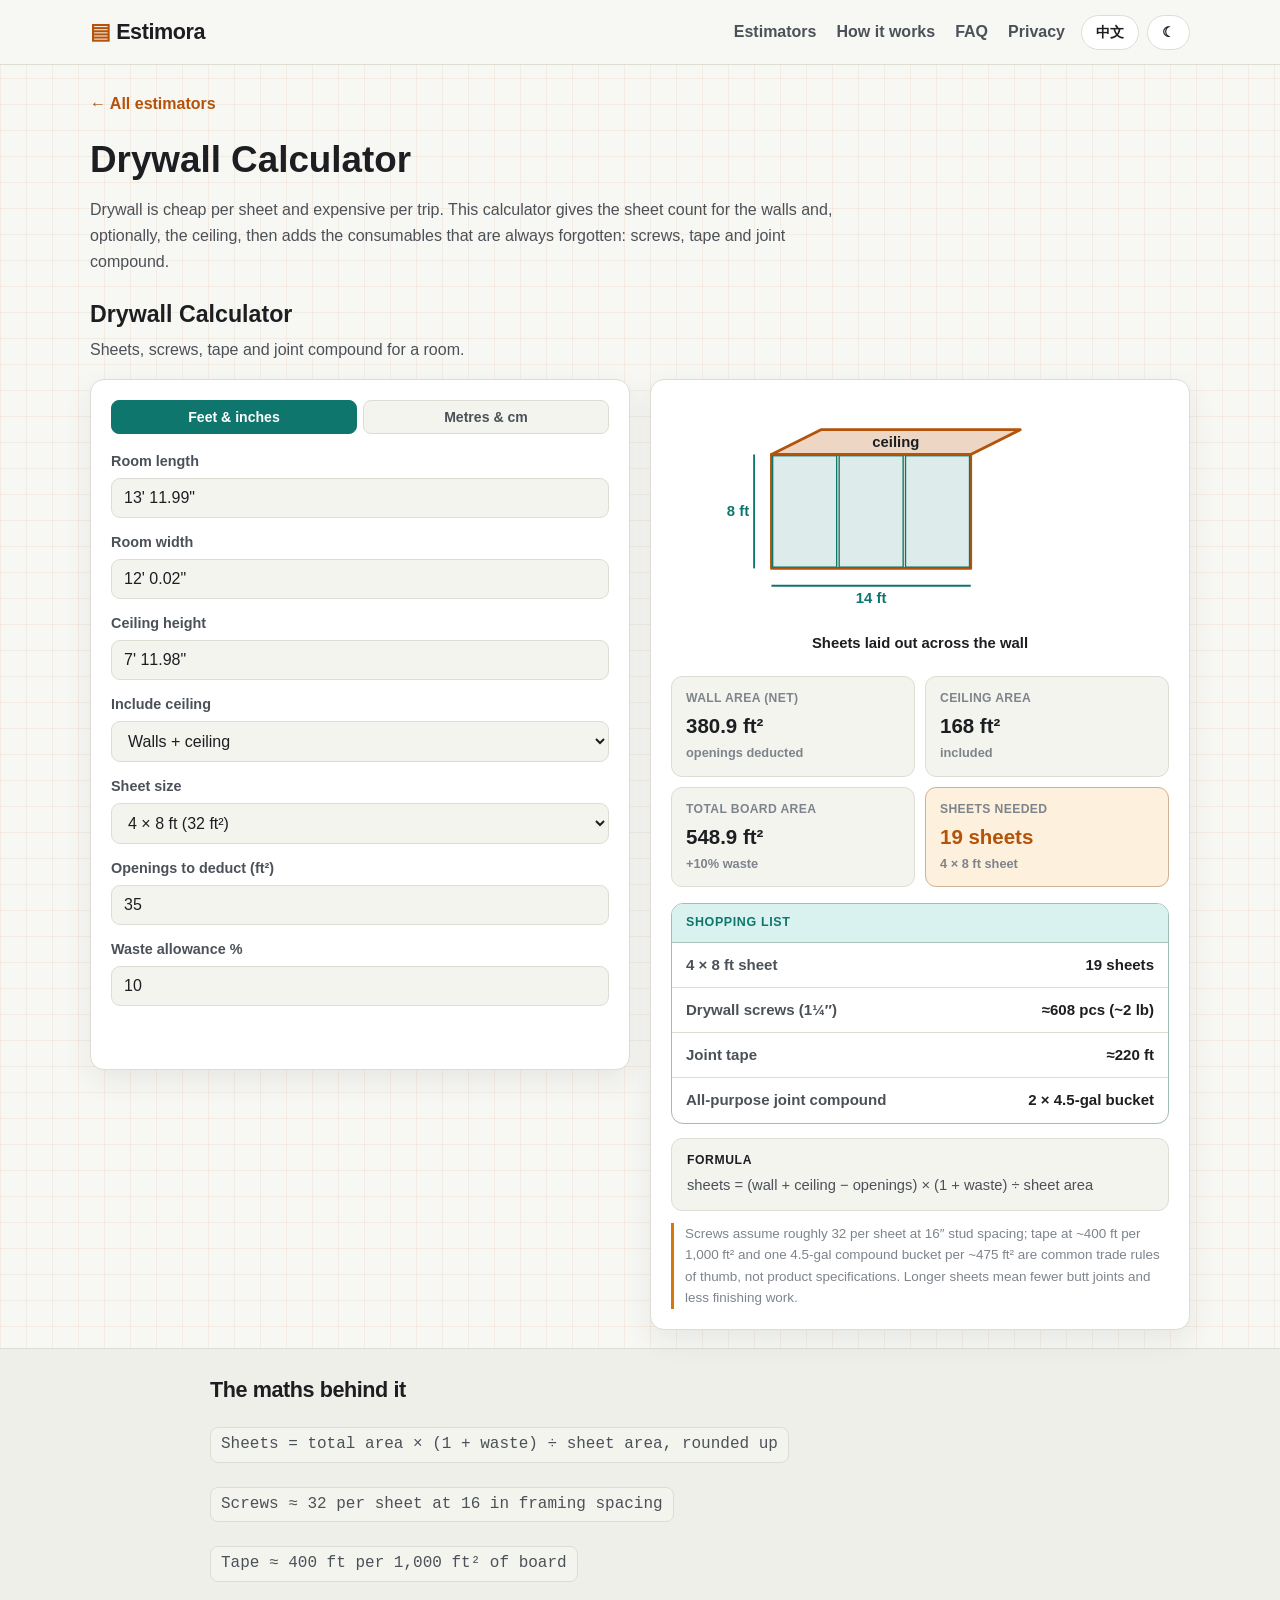
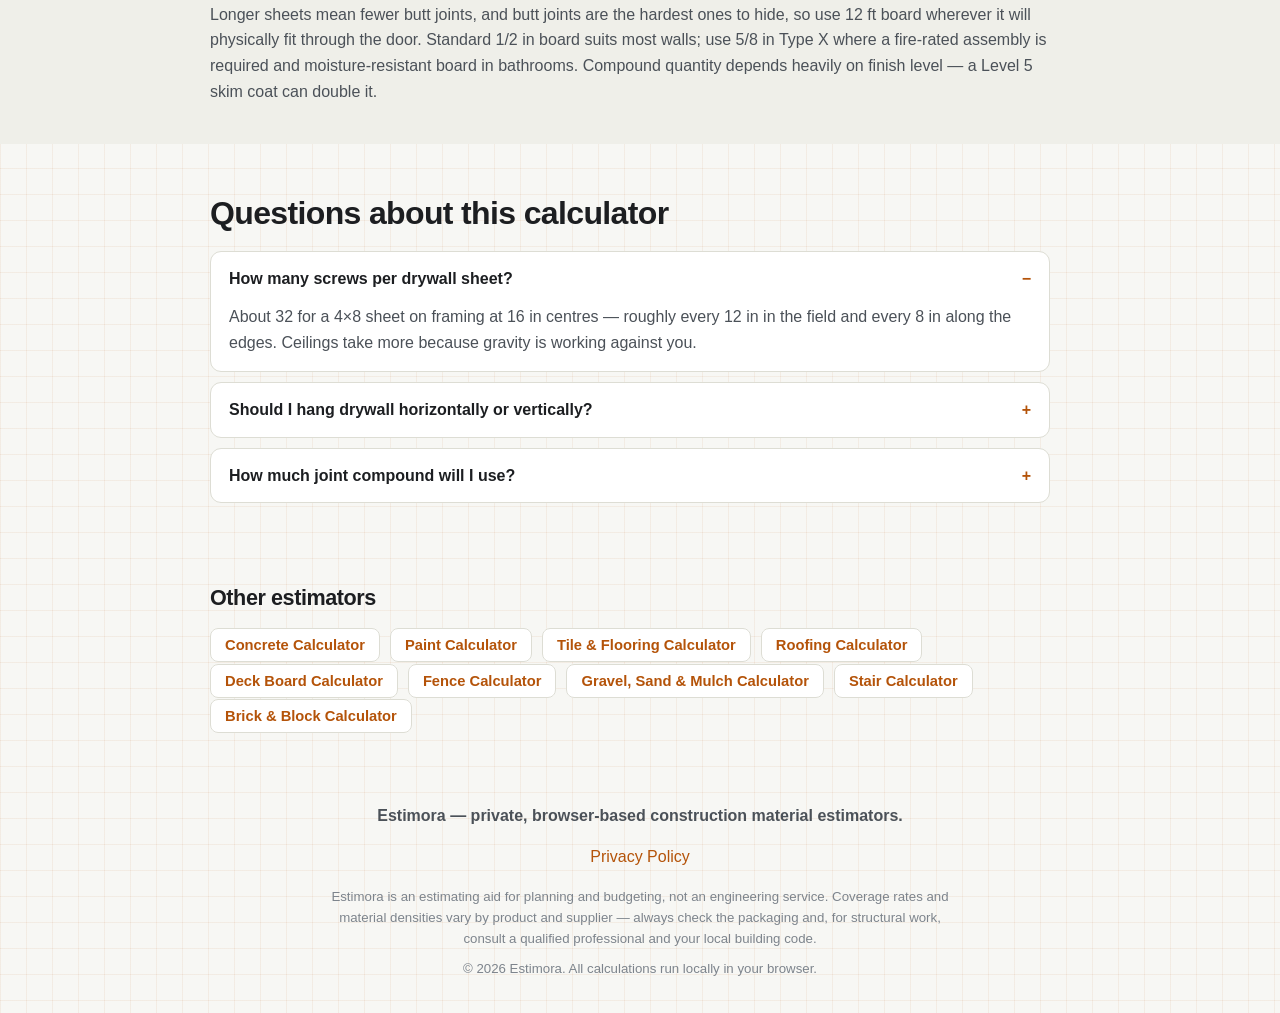
<file: tools/drywall-calculator.html>
<!DOCTYPE html>
<html lang="en" data-lang="en" data-theme="light">
<head>
<meta charset="utf-8" />
<meta name="viewport" content="width=device-width, initial-scale=1" />
<title>Drywall Calculator — Sheets, Screws, Tape &amp; Compound | Estimora</title>
<meta name="description" content="Sheets of drywall for a room&#x27;s walls and ceiling, plus the screws, joint tape and compound that go with them. Supports 8, 10 and 12 ft sheets and metric boards." />
<meta name="robots" content="index, follow, max-snippet:-1, max-image-preview:large" />
<link rel="canonical" href="https://estimora.com/tools/drywall-calculator.html" />
<link rel="alternate" hreflang="en" href="https://estimora.com/tools/drywall-calculator.html" />
<link rel="alternate" hreflang="zh-CN" href="https://estimora.com/tools/drywall-calculator.html?lang=zh" />
<link rel="alternate" hreflang="x-default" href="https://estimora.com/tools/drywall-calculator.html" />
<link rel="icon" href="../favicon.svg" type="image/svg+xml" />
<meta property="og:type" content="website" />
<meta property="og:site_name" content="Estimora" />
<meta property="og:title" content="Drywall Calculator — Sheets, Screws, Tape &amp; Compound" />
<meta property="og:description" content="Sheets of drywall for a room&#x27;s walls and ceiling, plus the screws, joint tape and compound that go with them. Supports 8, 10 and 12 ft sheets and metric boards." />
<meta property="og:url" content="https://estimora.com/tools/drywall-calculator.html" />
<meta property="og:image" content="https://estimora.com/og-image.png" />
<meta name="twitter:card" content="summary_large_image" />
<link rel="stylesheet" href="../styles.css" />

<!-- Google AdSense (Auto ads) — placeholder, inactive until a real publisher ID is connected -->
<!-- <script async src="https://pagead2.googlesyndication.com/pagead/js/adsbygoogle.js?client=ca-pub-XXXXXXXXXXXXXX" crossorigin="anonymous"></script> -->

<script type="application/ld+json">
{
  "@context": "https://schema.org",
  "@graph": [
    {
      "@type": "WebApplication",
      "name": "Drywall Calculator",
      "url": "https://estimora.com/tools/drywall-calculator.html",
      "applicationCategory": "UtilitiesApplication",
      "operatingSystem": "Any (web browser)",
      "browserRequirements": "Requires JavaScript",
      "description": "Sheets of drywall for a room's walls and ceiling, plus the screws, joint tape and compound that go with them. Supports 8, 10 and 12 ft sheets and metric boards.",
      "inLanguage": [
        "en",
        "zh-CN"
      ],
      "isPartOf": {
        "@type": "WebSite",
        "@id": "https://estimora.com/#website"
      },
      "offers": {
        "@type": "Offer",
        "price": "0",
        "priceCurrency": "USD"
      }
    },
    {
      "@type": "BreadcrumbList",
      "itemListElement": [
        {
          "@type": "ListItem",
          "position": 1,
          "name": "Estimora",
          "item": "https://estimora.com/"
        },
        {
          "@type": "ListItem",
          "position": 2,
          "name": "Drywall Calculator",
          "item": "https://estimora.com/tools/drywall-calculator.html"
        }
      ]
    },
    {
      "@type": "FAQPage",
      "mainEntity": [
        {
          "@type": "Question",
          "name": "How many screws per drywall sheet?",
          "acceptedAnswer": {
            "@type": "Answer",
            "text": "About 32 for a 4×8 sheet on framing at 16 in centres — roughly every 12 in in the field and every 8 in along the edges. Ceilings take more because gravity is working against you."
          }
        },
        {
          "@type": "Question",
          "name": "Should I hang drywall horizontally or vertically?",
          "acceptedAnswer": {
            "@type": "Answer",
            "text": "Horizontally on wood-framed walls in most of North America: it puts the tapered seam at a comfortable height and reduces total joint length. Vertical hanging is common on metal studs and in commercial fire-rated assemblies."
          }
        },
        {
          "@type": "Question",
          "name": "How much joint compound will I use?",
          "acceptedAnswer": {
            "@type": "Answer",
            "text": "Around 0.053 lb per square foot of board for a standard three-coat taped finish. A 4.5 gal bucket covers roughly 450–500 ft². Skim coating the whole surface uses far more."
          }
        }
      ]
    }
  ]
}
</script>
</head>
<body>

<header class="site-header">
  <div class="container nav">
    <a class="brand" href="../">Estimora</a>
    <nav class="nav-links">
      <a href="../#tools" data-i18n="nav_tools">Estimators</a>
      <a href="../#how" data-i18n="nav_how">How it works</a>
      <a href="../#faq" data-i18n="nav_faq">FAQ</a>
      <a href="../privacy.html" data-i18n="nav_privacy">Privacy</a>
    </nav>
    <div class="toggles">
      <button id="lang-toggle" type="button" aria-label="Switch language">中文</button>
      <button id="theme-toggle" type="button" aria-label="Switch theme">☾</button>
    </div>
  </div>
</header>

<main>
  <section class="tools" style="padding-top:26px">
    <div class="container">
      <a class="landing-back" href="../" data-i18n="back_all">← All estimators</a>
      <h1 style="font-size:clamp(1.6rem,3.4vw,2.3rem);margin:0 0 8px"><span class="bi-en">Drywall Calculator</span><span class="bi-zh">石膏板用量计算器</span></h1>
      <p class="section-sub" style="max-width:760px"><span class="bi-en">Drywall is cheap per sheet and expensive per trip. This calculator gives the sheet count for the walls and, optionally, the ceiling, then adds the consumables that are always forgotten: screws, tape and joint compound.</span><span class="bi-zh">石膏板单张便宜，但来回跑一趟很贵。这个计算器会算出墙面（以及可选顶棚）需要的板数，并加上最容易被忘记的辅材：螺钉、纸带和接缝腻子。</span></p>
      <div id="landing-tool"></div>
      <noscript><p><strong>This calculator needs JavaScript.</strong> 本计算器需要启用 JavaScript。</p></noscript>
    </div>
  </section>

  <section class="landing-section about">
    <div class="container" style="max-width:860px">
      <h2><span class="bi-en">The maths behind it</span><span class="bi-zh">背后的计算方法</span></h2>
            <p><span class="bi-en"><span class="formula-line">Sheets = total area × (1 + waste) ÷ sheet area, rounded up</span></span><span class="bi-zh"><span class="formula-line">张数 = 总面积 × (1 + 损耗) ÷ 单张面积，向上取整</span></span></p>
      <p><span class="bi-en"><span class="formula-line">Screws ≈ 32 per sheet at 16 in framing spacing</span></span><span class="bi-zh"><span class="formula-line">螺钉 ≈ 每张 32 颗（龙骨间距 16 英寸）</span></span></p>
      <p><span class="bi-en"><span class="formula-line">Tape ≈ 400 ft per 1,000 ft² of board</span></span><span class="bi-zh"><span class="formula-line">纸带 ≈ 每 1000 ft² 板面约 400 英尺</span></span></p>
      <p style="margin-top:14px"><span class="bi-en">Longer sheets mean fewer butt joints, and butt joints are the hardest ones to hide, so use 12 ft board wherever it will physically fit through the door. Standard 1/2 in board suits most walls; use 5/8 in Type X where a fire-rated assembly is required and moisture-resistant board in bathrooms. Compound quantity depends heavily on finish level — a Level 5 skim coat can double it.</span><span class="bi-zh">板越长，对接缝越少，而对接缝是最难做平的，因此只要门能搬得进去就尽量用 12 英尺板。普通墙面用 1/2 英寸板即可；有防火要求的部位用 5/8 英寸 Type X，卫生间用防潮板。腻子用量与饰面等级关系很大——做满批（Level 5）用量可能翻倍。</span></p>
    </div>
  </section>

  <section class="faq">
    <div class="container" style="max-width:860px">
      <h2><span class="bi-en">Questions about this calculator</span><span class="bi-zh">关于这个计算器的常见问题</span></h2>
      <div class="faq-list">
        <details open>
          <summary><span class="bi-en">How many screws per drywall sheet?</span><span class="bi-zh">每张石膏板要打多少颗螺钉？</span></summary>
          <p><span class="bi-en">About 32 for a 4×8 sheet on framing at 16 in centres — roughly every 12 in in the field and every 8 in along the edges. Ceilings take more because gravity is working against you.</span><span class="bi-zh">龙骨间距 16 英寸时，4×8 板约需 32 颗——板中约每 12 英寸一颗，板边约每 8 英寸一颗。顶棚要更多，因为重力在跟你作对。</span></p>
        </details>
        <details>
          <summary><span class="bi-en">Should I hang drywall horizontally or vertically?</span><span class="bi-zh">石膏板应该横铺还是竖铺？</span></summary>
          <p><span class="bi-en">Horizontally on wood-framed walls in most of North America: it puts the tapered seam at a comfortable height and reduces total joint length. Vertical hanging is common on metal studs and in commercial fire-rated assemblies.</span><span class="bi-zh">在北美，木龙骨墙面多为横铺：坡口缝正好落在顺手的高度，接缝总长度也更短。轻钢龙骨和商业防火构造中竖铺更常见。</span></p>
        </details>
        <details>
          <summary><span class="bi-en">How much joint compound will I use?</span><span class="bi-zh">接缝腻子要用多少？</span></summary>
          <p><span class="bi-en">Around 0.053 lb per square foot of board for a standard three-coat taped finish. A 4.5 gal bucket covers roughly 450–500 ft². Skim coating the whole surface uses far more.</span><span class="bi-zh">标准三遍嵌缝饰面约每平方英尺板面 0.053 磅。一桶 4.5 加仑约可做 450～500 ft²。整面满批用量要大得多。</span></p>
        </details>
      </div>
    </div>
  </section>

  <section class="landing-section">
    <div class="container" style="max-width:860px">
      <h2><span class="bi-en">Other estimators</span><span class="bi-zh">其他计算器</span></h2>
      <ul class="related-list">
        <li><a href="concrete-calculator.html"><span class="bi-en">Concrete Calculator</span><span class="bi-zh">混凝土用量计算器</span></a></li>
        <li><a href="paint-calculator.html"><span class="bi-en">Paint Calculator</span><span class="bi-zh">油漆用量计算器</span></a></li>
        <li><a href="tile-calculator.html"><span class="bi-en">Tile &amp; Flooring Calculator</span><span class="bi-zh">瓷砖与地板用量计算器</span></a></li>
        <li><a href="roofing-calculator.html"><span class="bi-en">Roofing Calculator</span><span class="bi-zh">屋面材料计算器</span></a></li>
        <li><a href="deck-calculator.html"><span class="bi-en">Deck Board Calculator</span><span class="bi-zh">木平台板材计算器</span></a></li>
        <li><a href="fence-calculator.html"><span class="bi-en">Fence Calculator</span><span class="bi-zh">围栏材料计算器</span></a></li>
        <li><a href="gravel-calculator.html"><span class="bi-en">Gravel, Sand &amp; Mulch Calculator</span><span class="bi-zh">碎石、沙与覆盖物用量计算器</span></a></li>
        <li><a href="stair-calculator.html"><span class="bi-en">Stair Calculator</span><span class="bi-zh">楼梯踏步计算器</span></a></li>
        <li><a href="brick-calculator.html"><span class="bi-en">Brick &amp; Block Calculator</span><span class="bi-zh">砖与砌块用量计算器</span></a></li>
      </ul>
    </div>
  </section>
</main>

<footer class="site-footer">
  <div class="container">
    <p class="tagline" data-i18n="footer_tagline">Estimora — private, browser-based construction material estimators.</p>
    <p><a href="../privacy.html" data-i18n="footer_privacy">Privacy Policy</a></p>
    <p class="disclaimer" data-i18n="footer_disclaimer">Estimora is an estimating aid for planning and budgeting, not an engineering service.</p>
    <p class="rights" data-i18n="footer_rights">© 2026 Estimora. All calculations run locally in your browser.</p>
  </div>
</footer>

<script>window.ESTIMORA_TOOL = "drywall";</script>
<script src="../app.js"></script>
</body>
</html>
</file>
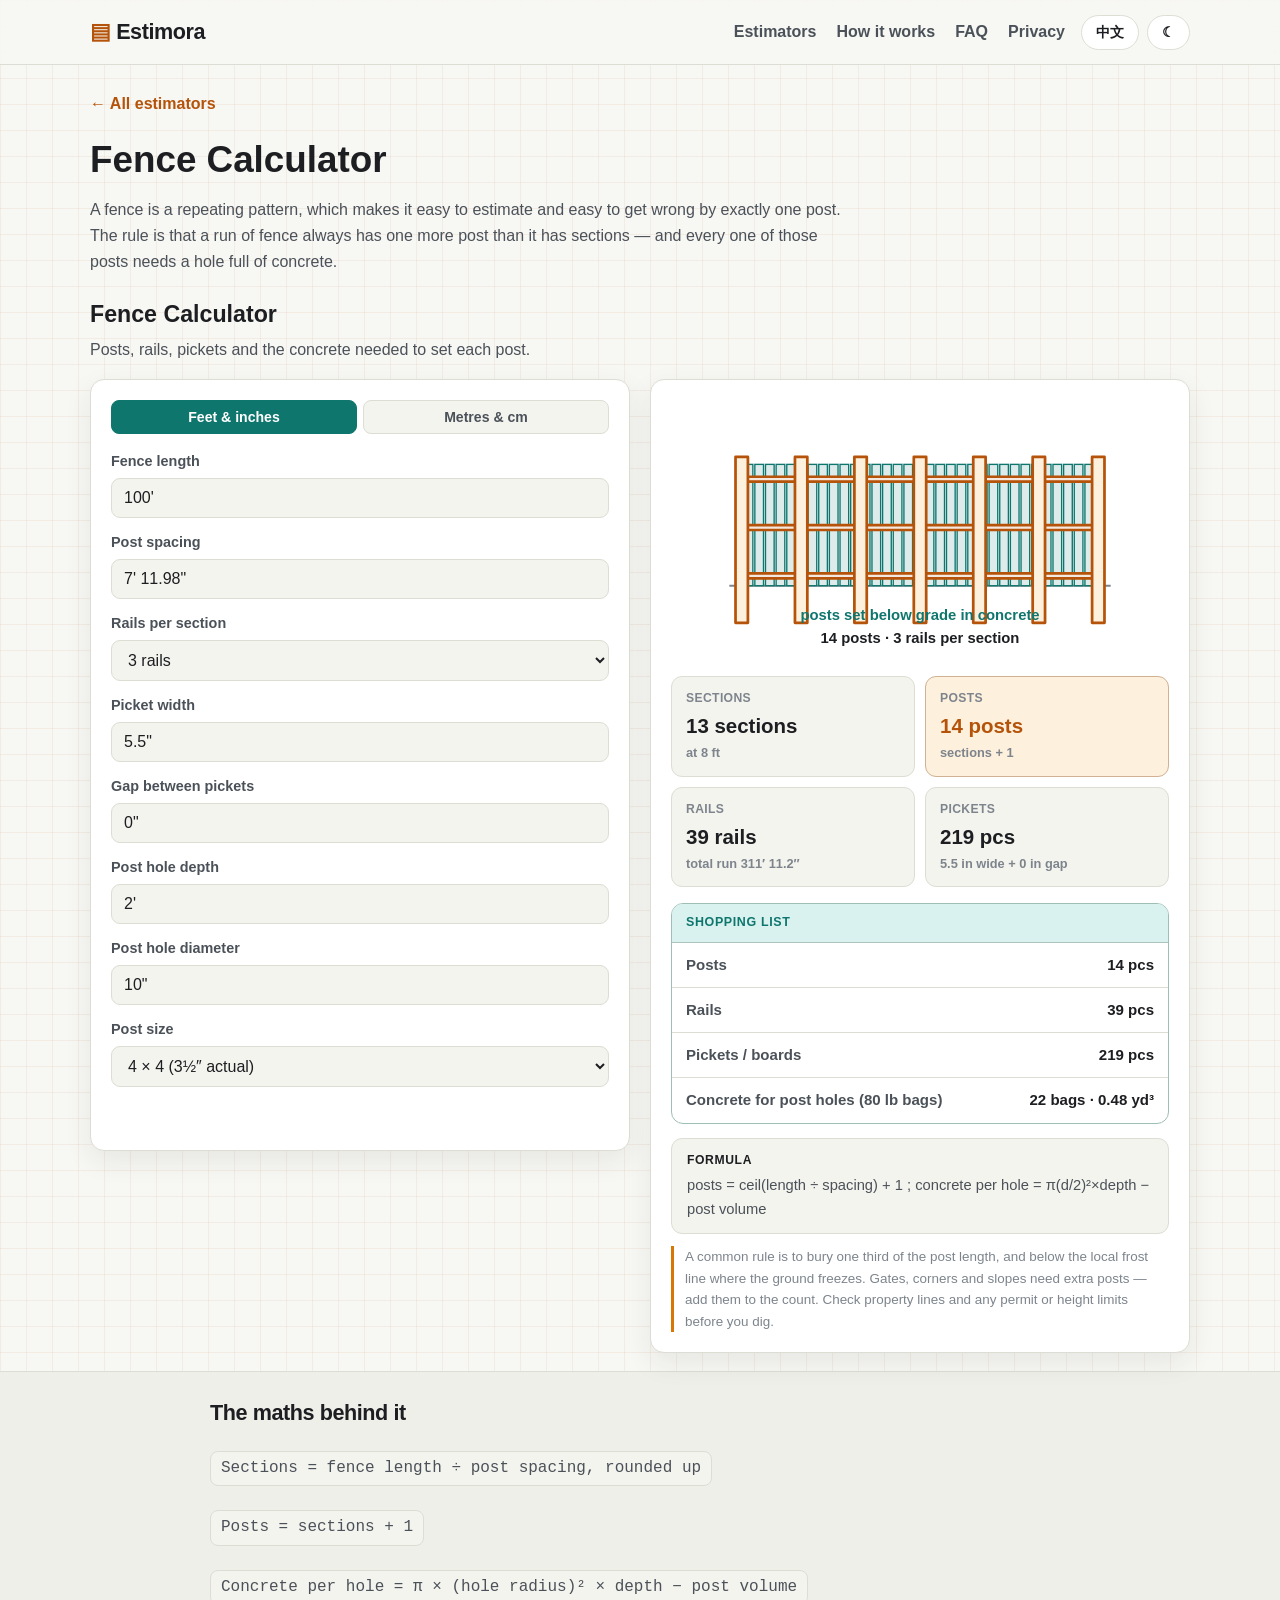
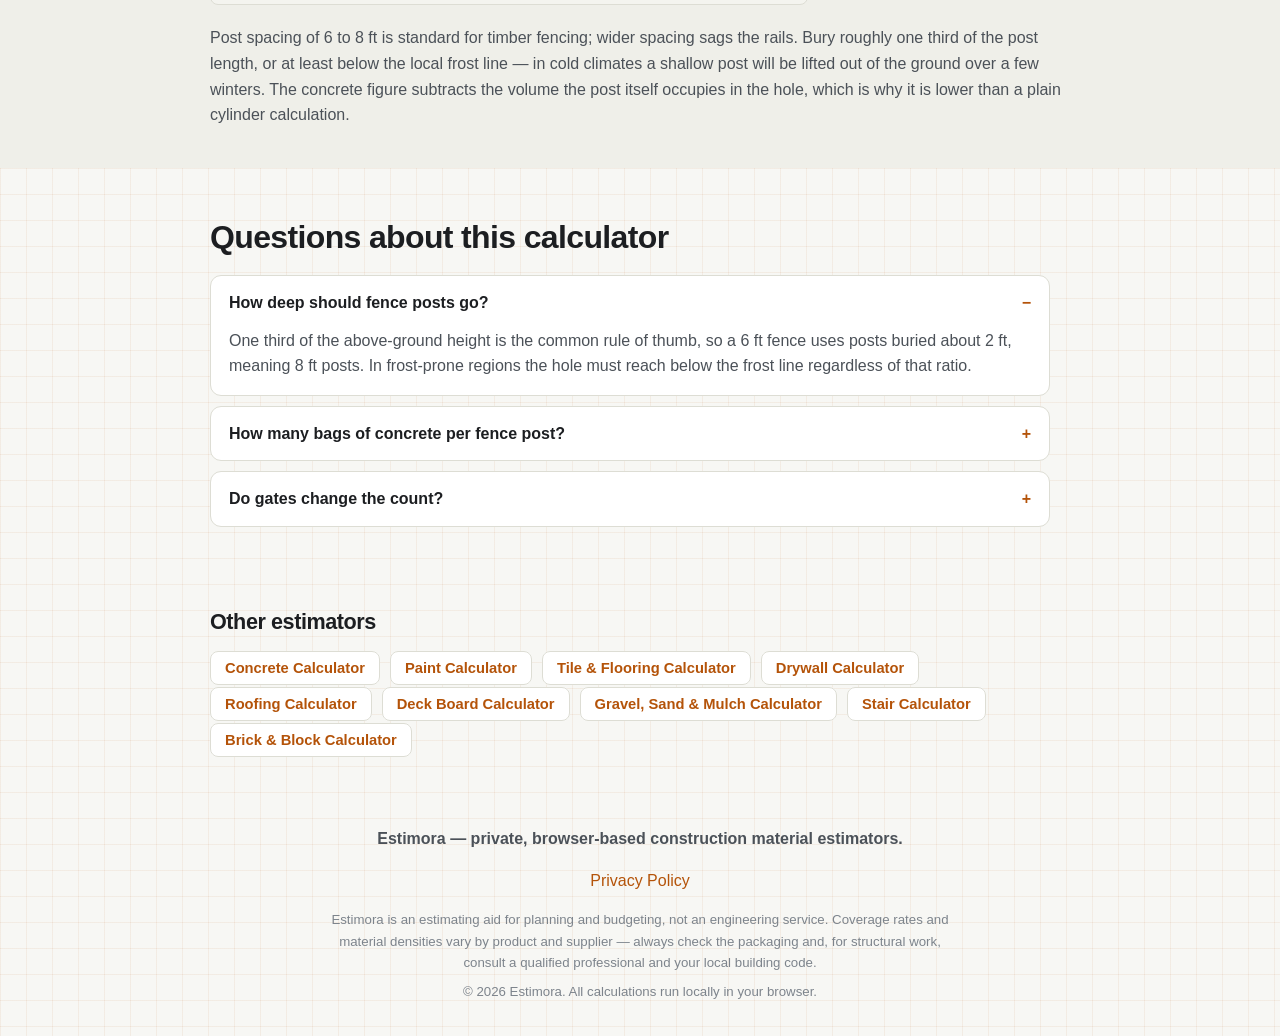
<file: tools/fence-calculator.html>
<!DOCTYPE html>
<html lang="en" data-lang="en" data-theme="light">
<head>
<meta charset="utf-8" />
<meta name="viewport" content="width=device-width, initial-scale=1" />
<title>Fence Calculator — Posts, Rails, Pickets &amp; Concrete | Estimora</title>
<meta name="description" content="Posts, rails and pickets for a run of fence at your chosen post spacing, plus the concrete needed to set every post hole." />
<meta name="robots" content="index, follow, max-snippet:-1, max-image-preview:large" />
<link rel="canonical" href="https://estimora.com/tools/fence-calculator.html" />
<link rel="alternate" hreflang="en" href="https://estimora.com/tools/fence-calculator.html" />
<link rel="alternate" hreflang="zh-CN" href="https://estimora.com/tools/fence-calculator.html?lang=zh" />
<link rel="alternate" hreflang="x-default" href="https://estimora.com/tools/fence-calculator.html" />
<link rel="icon" href="../favicon.svg" type="image/svg+xml" />
<meta property="og:type" content="website" />
<meta property="og:site_name" content="Estimora" />
<meta property="og:title" content="Fence Calculator — Posts, Rails, Pickets &amp; Concrete" />
<meta property="og:description" content="Posts, rails and pickets for a run of fence at your chosen post spacing, plus the concrete needed to set every post hole." />
<meta property="og:url" content="https://estimora.com/tools/fence-calculator.html" />
<meta property="og:image" content="https://estimora.com/og-image.png" />
<meta name="twitter:card" content="summary_large_image" />
<link rel="stylesheet" href="../styles.css" />

<!-- Google AdSense (Auto ads) — placeholder, inactive until a real publisher ID is connected -->
<!-- <script async src="https://pagead2.googlesyndication.com/pagead/js/adsbygoogle.js?client=ca-pub-XXXXXXXXXXXXXX" crossorigin="anonymous"></script> -->

<script type="application/ld+json">
{
  "@context": "https://schema.org",
  "@graph": [
    {
      "@type": "WebApplication",
      "name": "Fence Calculator",
      "url": "https://estimora.com/tools/fence-calculator.html",
      "applicationCategory": "UtilitiesApplication",
      "operatingSystem": "Any (web browser)",
      "browserRequirements": "Requires JavaScript",
      "description": "Posts, rails and pickets for a run of fence at your chosen post spacing, plus the concrete needed to set every post hole.",
      "inLanguage": [
        "en",
        "zh-CN"
      ],
      "isPartOf": {
        "@type": "WebSite",
        "@id": "https://estimora.com/#website"
      },
      "offers": {
        "@type": "Offer",
        "price": "0",
        "priceCurrency": "USD"
      }
    },
    {
      "@type": "BreadcrumbList",
      "itemListElement": [
        {
          "@type": "ListItem",
          "position": 1,
          "name": "Estimora",
          "item": "https://estimora.com/"
        },
        {
          "@type": "ListItem",
          "position": 2,
          "name": "Fence Calculator",
          "item": "https://estimora.com/tools/fence-calculator.html"
        }
      ]
    },
    {
      "@type": "FAQPage",
      "mainEntity": [
        {
          "@type": "Question",
          "name": "How deep should fence posts go?",
          "acceptedAnswer": {
            "@type": "Answer",
            "text": "One third of the above-ground height is the common rule of thumb, so a 6 ft fence uses posts buried about 2 ft, meaning 8 ft posts. In frost-prone regions the hole must reach below the frost line regardless of that ratio."
          }
        },
        {
          "@type": "Question",
          "name": "How many bags of concrete per fence post?",
          "acceptedAnswer": {
            "@type": "Answer",
            "text": "A 10 in diameter hole 24 in deep holds about 1.1 ft³, and a 4×4 post occupies about 0.15 ft³ of that, so roughly 1 ft³ of concrete — around two 80 lb bags per hole."
          }
        },
        {
          "@type": "Question",
          "name": "Do gates change the count?",
          "acceptedAnswer": {
            "@type": "Answer",
            "text": "Yes. A gate opening needs its own pair of posts, and the hinge post should be heavier and set deeper than a line post because it carries the gate's weight in cantilever."
          }
        }
      ]
    }
  ]
}
</script>
</head>
<body>

<header class="site-header">
  <div class="container nav">
    <a class="brand" href="../">Estimora</a>
    <nav class="nav-links">
      <a href="../#tools" data-i18n="nav_tools">Estimators</a>
      <a href="../#how" data-i18n="nav_how">How it works</a>
      <a href="../#faq" data-i18n="nav_faq">FAQ</a>
      <a href="../privacy.html" data-i18n="nav_privacy">Privacy</a>
    </nav>
    <div class="toggles">
      <button id="lang-toggle" type="button" aria-label="Switch language">中文</button>
      <button id="theme-toggle" type="button" aria-label="Switch theme">☾</button>
    </div>
  </div>
</header>

<main>
  <section class="tools" style="padding-top:26px">
    <div class="container">
      <a class="landing-back" href="../" data-i18n="back_all">← All estimators</a>
      <h1 style="font-size:clamp(1.6rem,3.4vw,2.3rem);margin:0 0 8px"><span class="bi-en">Fence Calculator</span><span class="bi-zh">围栏材料计算器</span></h1>
      <p class="section-sub" style="max-width:760px"><span class="bi-en">A fence is a repeating pattern, which makes it easy to estimate and easy to get wrong by exactly one post. The rule is that a run of fence always has one more post than it has sections — and every one of those posts needs a hole full of concrete.</span><span class="bi-zh">围栏是重复结构，所以既容易估算，也容易正好算少一根柱子。规律是：一段围栏的立柱数永远比分段数多一根——而每一根柱子都需要一个灌满混凝土的柱坑。</span></p>
      <div id="landing-tool"></div>
      <noscript><p><strong>This calculator needs JavaScript.</strong> 本计算器需要启用 JavaScript。</p></noscript>
    </div>
  </section>

  <section class="landing-section about">
    <div class="container" style="max-width:860px">
      <h2><span class="bi-en">The maths behind it</span><span class="bi-zh">背后的计算方法</span></h2>
            <p><span class="bi-en"><span class="formula-line">Sections = fence length ÷ post spacing, rounded up</span></span><span class="bi-zh"><span class="formula-line">分段数 = 围栏长度 ÷ 立柱间距，向上取整</span></span></p>
      <p><span class="bi-en"><span class="formula-line">Posts = sections + 1</span></span><span class="bi-zh"><span class="formula-line">立柱数 = 分段数 + 1</span></span></p>
      <p><span class="bi-en"><span class="formula-line">Concrete per hole = π × (hole radius)² × depth − post volume</span></span><span class="bi-zh"><span class="formula-line">每坑混凝土 = π × 坑半径² × 埋深 − 立柱占位体积</span></span></p>
      <p style="margin-top:14px"><span class="bi-en">Post spacing of 6 to 8 ft is standard for timber fencing; wider spacing sags the rails. Bury roughly one third of the post length, or at least below the local frost line — in cold climates a shallow post will be lifted out of the ground over a few winters. The concrete figure subtracts the volume the post itself occupies in the hole, which is why it is lower than a plain cylinder calculation.</span><span class="bi-zh">木围栏的立柱间距常用 6～8 英尺，间距过大横档会下垂。埋深取柱长的约三分之一，并且至少要深于当地冻土线——寒冷地区埋得太浅的柱子几个冬天就会被冻胀顶出地面。混凝土用量已扣除立柱本身在坑内占据的体积，所以比按整个圆柱体计算的结果要小。</span></p>
    </div>
  </section>

  <section class="faq">
    <div class="container" style="max-width:860px">
      <h2><span class="bi-en">Questions about this calculator</span><span class="bi-zh">关于这个计算器的常见问题</span></h2>
      <div class="faq-list">
        <details open>
          <summary><span class="bi-en">How deep should fence posts go?</span><span class="bi-zh">围栏立柱应该埋多深？</span></summary>
          <p><span class="bi-en">One third of the above-ground height is the common rule of thumb, so a 6 ft fence uses posts buried about 2 ft, meaning 8 ft posts. In frost-prone regions the hole must reach below the frost line regardless of that ratio.</span><span class="bi-zh">常用经验是埋深取地上高度的三分之一，因此 6 英尺高的围栏埋深约 2 英尺，需要 8 英尺长的立柱。在有冻胀的地区，无论比例如何，坑深都必须超过当地冻土线。</span></p>
        </details>
        <details>
          <summary><span class="bi-en">How many bags of concrete per fence post?</span><span class="bi-zh">每根立柱要用多少袋混凝土？</span></summary>
          <p><span class="bi-en">A 10 in diameter hole 24 in deep holds about 1.1 ft³, and a 4×4 post occupies about 0.15 ft³ of that, so roughly 1 ft³ of concrete — around two 80 lb bags per hole.</span><span class="bi-zh">直径 10 英寸、深 24 英寸的柱坑容积约 1.1 ft³，4×4 立柱本身约占 0.15 ft³，因此实际约需 1 ft³ 混凝土——大约每坑两袋 80 磅装。</span></p>
        </details>
        <details>
          <summary><span class="bi-en">Do gates change the count?</span><span class="bi-zh">有门洞会影响数量吗？</span></summary>
          <p><span class="bi-en">Yes. A gate opening needs its own pair of posts, and the hinge post should be heavier and set deeper than a line post because it carries the gate&#x27;s weight in cantilever.</span><span class="bi-zh">会。门洞需要单独一对立柱，其中合页侧的立柱应比普通立柱更粗、埋得更深，因为它要以悬臂方式承受门扇的重量。</span></p>
        </details>
      </div>
    </div>
  </section>

  <section class="landing-section">
    <div class="container" style="max-width:860px">
      <h2><span class="bi-en">Other estimators</span><span class="bi-zh">其他计算器</span></h2>
      <ul class="related-list">
        <li><a href="concrete-calculator.html"><span class="bi-en">Concrete Calculator</span><span class="bi-zh">混凝土用量计算器</span></a></li>
        <li><a href="paint-calculator.html"><span class="bi-en">Paint Calculator</span><span class="bi-zh">油漆用量计算器</span></a></li>
        <li><a href="tile-calculator.html"><span class="bi-en">Tile &amp; Flooring Calculator</span><span class="bi-zh">瓷砖与地板用量计算器</span></a></li>
        <li><a href="drywall-calculator.html"><span class="bi-en">Drywall Calculator</span><span class="bi-zh">石膏板用量计算器</span></a></li>
        <li><a href="roofing-calculator.html"><span class="bi-en">Roofing Calculator</span><span class="bi-zh">屋面材料计算器</span></a></li>
        <li><a href="deck-calculator.html"><span class="bi-en">Deck Board Calculator</span><span class="bi-zh">木平台板材计算器</span></a></li>
        <li><a href="gravel-calculator.html"><span class="bi-en">Gravel, Sand &amp; Mulch Calculator</span><span class="bi-zh">碎石、沙与覆盖物用量计算器</span></a></li>
        <li><a href="stair-calculator.html"><span class="bi-en">Stair Calculator</span><span class="bi-zh">楼梯踏步计算器</span></a></li>
        <li><a href="brick-calculator.html"><span class="bi-en">Brick &amp; Block Calculator</span><span class="bi-zh">砖与砌块用量计算器</span></a></li>
      </ul>
    </div>
  </section>
</main>

<footer class="site-footer">
  <div class="container">
    <p class="tagline" data-i18n="footer_tagline">Estimora — private, browser-based construction material estimators.</p>
    <p><a href="../privacy.html" data-i18n="footer_privacy">Privacy Policy</a></p>
    <p class="disclaimer" data-i18n="footer_disclaimer">Estimora is an estimating aid for planning and budgeting, not an engineering service.</p>
    <p class="rights" data-i18n="footer_rights">© 2026 Estimora. All calculations run locally in your browser.</p>
  </div>
</footer>

<script>window.ESTIMORA_TOOL = "fence";</script>
<script src="../app.js"></script>
</body>
</html>
</file>
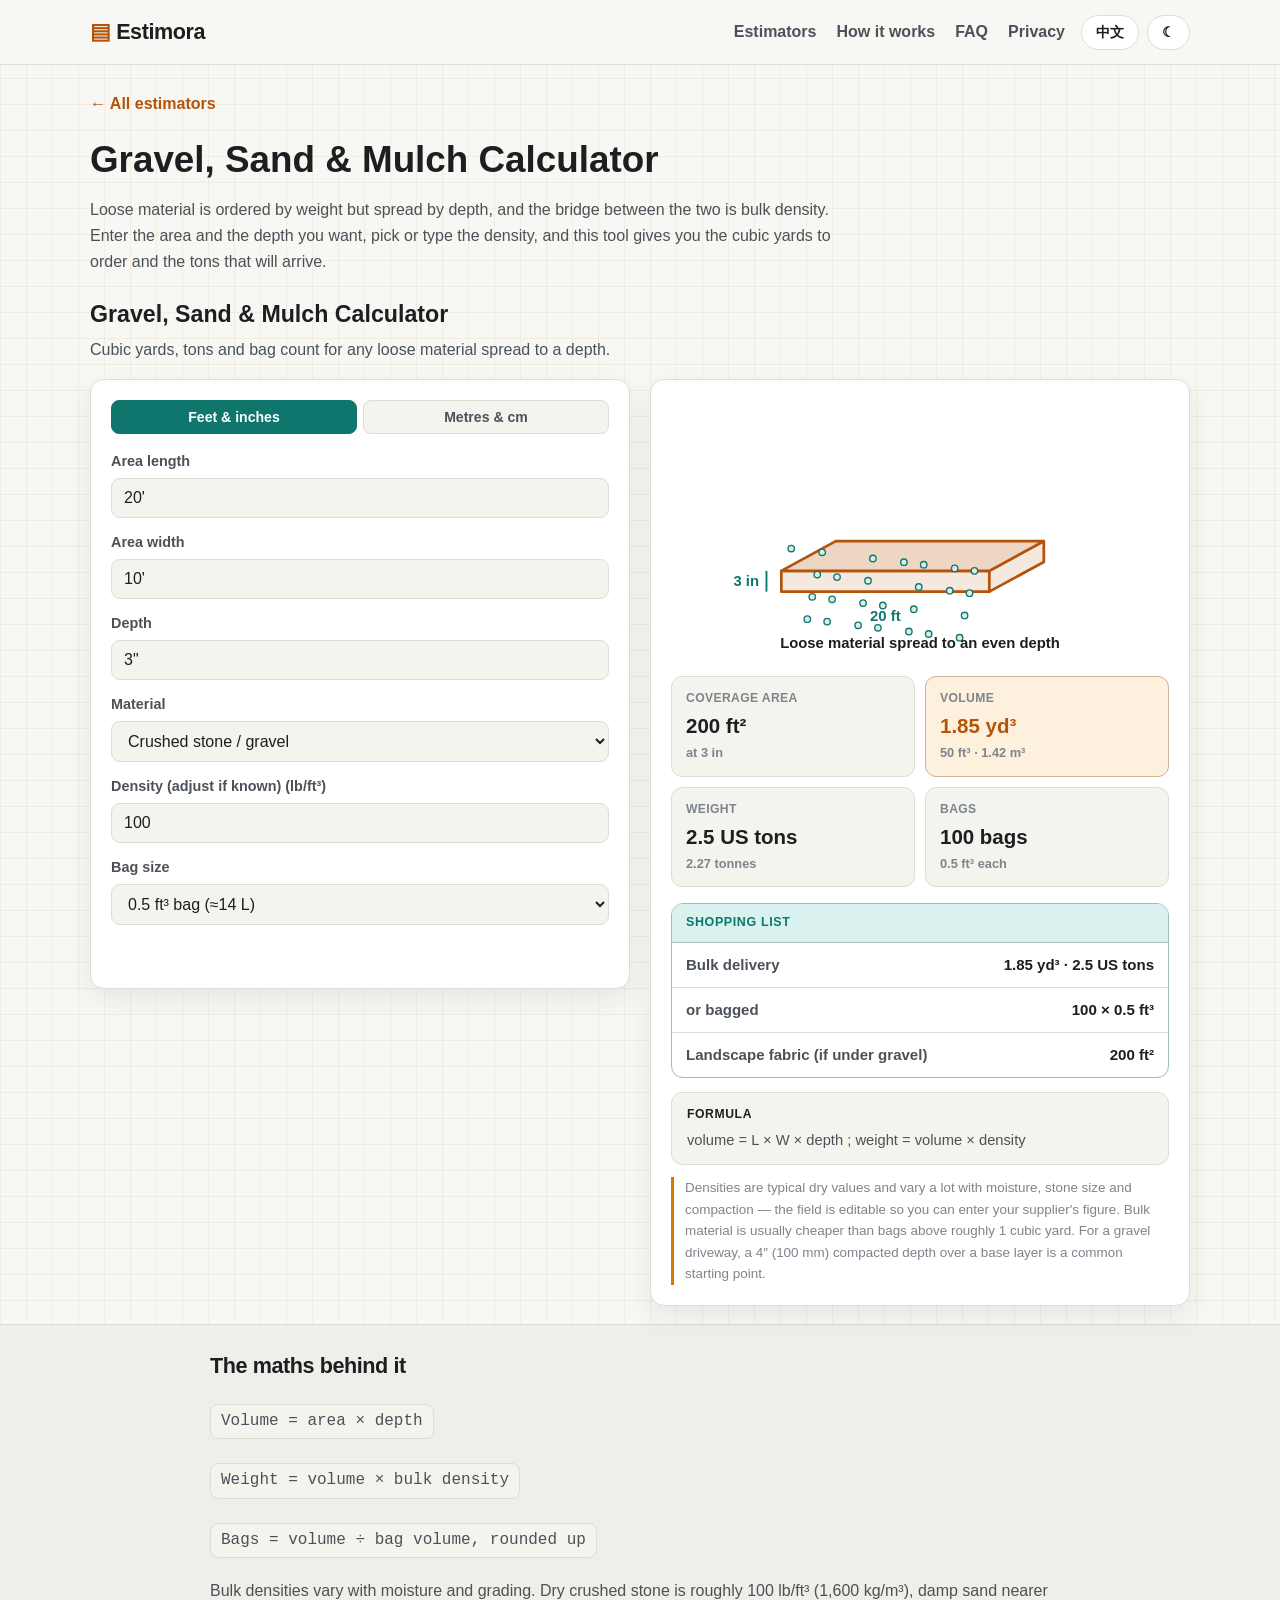
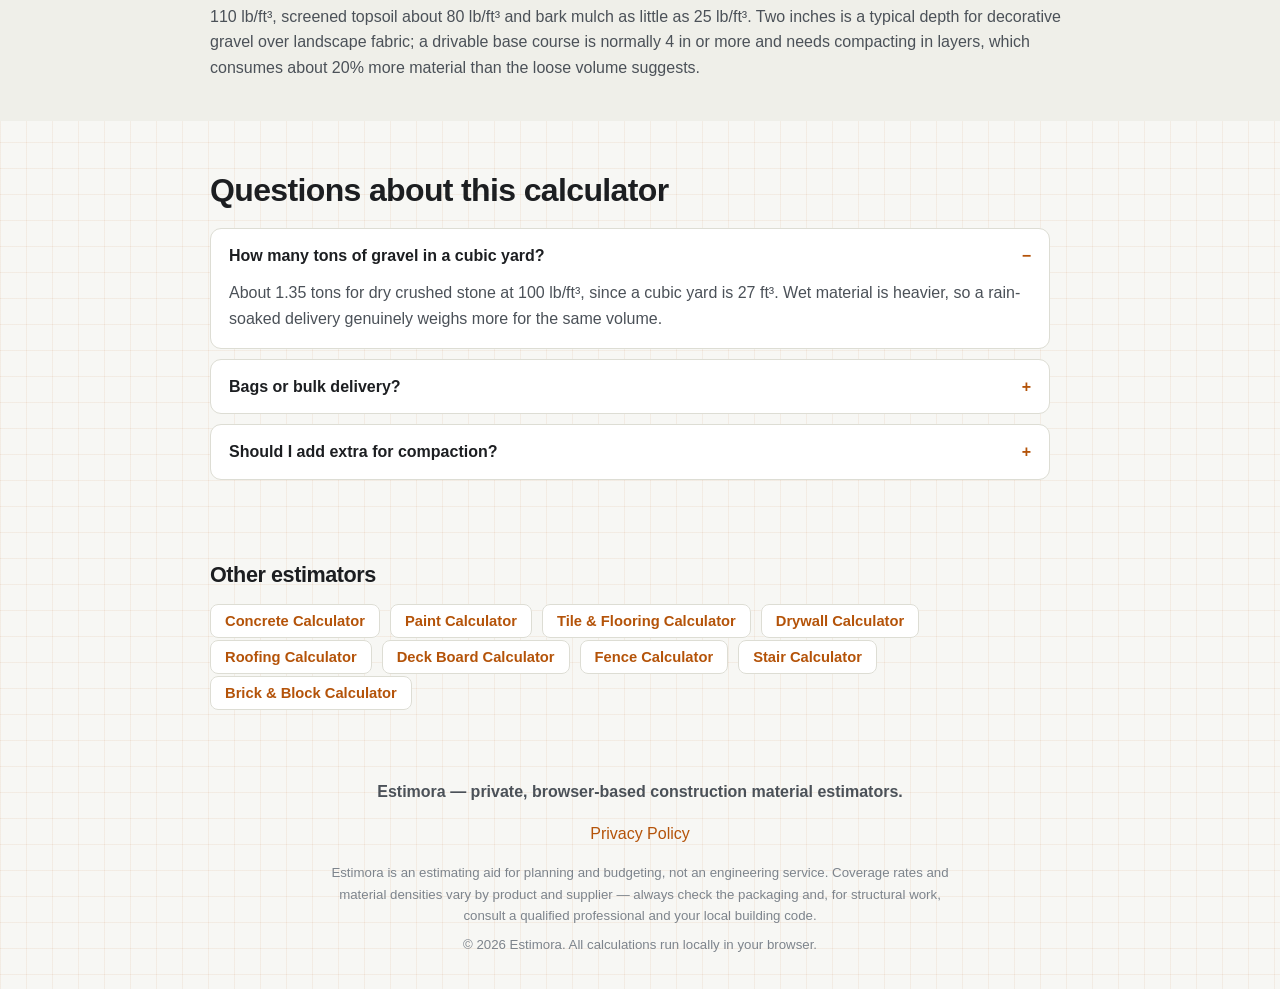
<file: tools/gravel-calculator.html>
<!DOCTYPE html>
<html lang="en" data-lang="en" data-theme="light">
<head>
<meta charset="utf-8" />
<meta name="viewport" content="width=device-width, initial-scale=1" />
<title>Gravel Calculator — Cubic Yards, Tons &amp; Bags | Estimora</title>
<meta name="description" content="Volume, weight in tons or tonnes, and bag count for gravel, sand, topsoil or mulch spread to a given depth. Density is editable for any loose material." />
<meta name="robots" content="index, follow, max-snippet:-1, max-image-preview:large" />
<link rel="canonical" href="https://estimora.com/tools/gravel-calculator.html" />
<link rel="alternate" hreflang="en" href="https://estimora.com/tools/gravel-calculator.html" />
<link rel="alternate" hreflang="zh-CN" href="https://estimora.com/tools/gravel-calculator.html?lang=zh" />
<link rel="alternate" hreflang="x-default" href="https://estimora.com/tools/gravel-calculator.html" />
<link rel="icon" href="../favicon.svg" type="image/svg+xml" />
<meta property="og:type" content="website" />
<meta property="og:site_name" content="Estimora" />
<meta property="og:title" content="Gravel Calculator — Cubic Yards, Tons &amp; Bags" />
<meta property="og:description" content="Volume, weight in tons or tonnes, and bag count for gravel, sand, topsoil or mulch spread to a given depth. Density is editable for any loose material." />
<meta property="og:url" content="https://estimora.com/tools/gravel-calculator.html" />
<meta property="og:image" content="https://estimora.com/og-image.png" />
<meta name="twitter:card" content="summary_large_image" />
<link rel="stylesheet" href="../styles.css" />

<!-- Google AdSense (Auto ads) — placeholder, inactive until a real publisher ID is connected -->
<!-- <script async src="https://pagead2.googlesyndication.com/pagead/js/adsbygoogle.js?client=ca-pub-XXXXXXXXXXXXXX" crossorigin="anonymous"></script> -->

<script type="application/ld+json">
{
  "@context": "https://schema.org",
  "@graph": [
    {
      "@type": "WebApplication",
      "name": "Gravel, Sand & Mulch Calculator",
      "url": "https://estimora.com/tools/gravel-calculator.html",
      "applicationCategory": "UtilitiesApplication",
      "operatingSystem": "Any (web browser)",
      "browserRequirements": "Requires JavaScript",
      "description": "Volume, weight in tons or tonnes, and bag count for gravel, sand, topsoil or mulch spread to a given depth. Density is editable for any loose material.",
      "inLanguage": [
        "en",
        "zh-CN"
      ],
      "isPartOf": {
        "@type": "WebSite",
        "@id": "https://estimora.com/#website"
      },
      "offers": {
        "@type": "Offer",
        "price": "0",
        "priceCurrency": "USD"
      }
    },
    {
      "@type": "BreadcrumbList",
      "itemListElement": [
        {
          "@type": "ListItem",
          "position": 1,
          "name": "Estimora",
          "item": "https://estimora.com/"
        },
        {
          "@type": "ListItem",
          "position": 2,
          "name": "Gravel, Sand & Mulch Calculator",
          "item": "https://estimora.com/tools/gravel-calculator.html"
        }
      ]
    },
    {
      "@type": "FAQPage",
      "mainEntity": [
        {
          "@type": "Question",
          "name": "How many tons of gravel in a cubic yard?",
          "acceptedAnswer": {
            "@type": "Answer",
            "text": "About 1.35 tons for dry crushed stone at 100 lb/ft³, since a cubic yard is 27 ft³. Wet material is heavier, so a rain-soaked delivery genuinely weighs more for the same volume."
          }
        },
        {
          "@type": "Question",
          "name": "Bags or bulk delivery?",
          "acceptedAnswer": {
            "@type": "Answer",
            "text": "Bagged material makes sense below about half a cubic yard. Above that, bulk is dramatically cheaper per unit — a cubic yard is roughly 40 half-cubic-foot bags, which is a lot of lifting for no saving."
          }
        },
        {
          "@type": "Question",
          "name": "Should I add extra for compaction?",
          "acceptedAnswer": {
            "@type": "Answer",
            "text": "Yes, if the layer will be compacted. Add about 20% for a base course that gets plate-compacted; decorative mulch and loose gravel need no compaction allowance."
          }
        }
      ]
    }
  ]
}
</script>
</head>
<body>

<header class="site-header">
  <div class="container nav">
    <a class="brand" href="../">Estimora</a>
    <nav class="nav-links">
      <a href="../#tools" data-i18n="nav_tools">Estimators</a>
      <a href="../#how" data-i18n="nav_how">How it works</a>
      <a href="../#faq" data-i18n="nav_faq">FAQ</a>
      <a href="../privacy.html" data-i18n="nav_privacy">Privacy</a>
    </nav>
    <div class="toggles">
      <button id="lang-toggle" type="button" aria-label="Switch language">中文</button>
      <button id="theme-toggle" type="button" aria-label="Switch theme">☾</button>
    </div>
  </div>
</header>

<main>
  <section class="tools" style="padding-top:26px">
    <div class="container">
      <a class="landing-back" href="../" data-i18n="back_all">← All estimators</a>
      <h1 style="font-size:clamp(1.6rem,3.4vw,2.3rem);margin:0 0 8px"><span class="bi-en">Gravel, Sand & Mulch Calculator</span><span class="bi-zh">碎石、沙与覆盖物用量计算器</span></h1>
      <p class="section-sub" style="max-width:760px"><span class="bi-en">Loose material is ordered by weight but spread by depth, and the bridge between the two is bulk density. Enter the area and the depth you want, pick or type the density, and this tool gives you the cubic yards to order and the tons that will arrive.</span><span class="bi-zh">散状材料按重量下单，却按厚度铺设，连接两者的是堆积密度。输入面积和目标厚度，选择或填入密度，本工具就会给出下单用的方量和实际到货的吨位。</span></p>
      <div id="landing-tool"></div>
      <noscript><p><strong>This calculator needs JavaScript.</strong> 本计算器需要启用 JavaScript。</p></noscript>
    </div>
  </section>

  <section class="landing-section about">
    <div class="container" style="max-width:860px">
      <h2><span class="bi-en">The maths behind it</span><span class="bi-zh">背后的计算方法</span></h2>
            <p><span class="bi-en"><span class="formula-line">Volume = area × depth</span></span><span class="bi-zh"><span class="formula-line">体积 = 面积 × 厚度</span></span></p>
      <p><span class="bi-en"><span class="formula-line">Weight = volume × bulk density</span></span><span class="bi-zh"><span class="formula-line">重量 = 体积 × 堆积密度</span></span></p>
      <p><span class="bi-en"><span class="formula-line">Bags = volume ÷ bag volume, rounded up</span></span><span class="bi-zh"><span class="formula-line">袋数 = 体积 ÷ 每袋体积，向上取整</span></span></p>
      <p style="margin-top:14px"><span class="bi-en">Bulk densities vary with moisture and grading. Dry crushed stone is roughly 100 lb/ft³ (1,600 kg/m³), damp sand nearer 110 lb/ft³, screened topsoil about 80 lb/ft³ and bark mulch as little as 25 lb/ft³. Two inches is a typical depth for decorative gravel over landscape fabric; a drivable base course is normally 4 in or more and needs compacting in layers, which consumes about 20% more material than the loose volume suggests.</span><span class="bi-zh">堆积密度随含水率和级配变化很大。干碎石约 100 lb/ft³（1600 kg/m³），潮湿的沙接近 110 lb/ft³，过筛种植土约 80 lb/ft³，树皮覆盖物可低至 25 lb/ft³。装饰碎石铺在防草布上通常做 2 英寸厚；可行车的基层一般 4 英寸以上，且需分层压实，压实后的实际用量比松散体积多约 20%。</span></p>
    </div>
  </section>

  <section class="faq">
    <div class="container" style="max-width:860px">
      <h2><span class="bi-en">Questions about this calculator</span><span class="bi-zh">关于这个计算器的常见问题</span></h2>
      <div class="faq-list">
        <details open>
          <summary><span class="bi-en">How many tons of gravel in a cubic yard?</span><span class="bi-zh">一立方码碎石有多少吨？</span></summary>
          <p><span class="bi-en">About 1.35 tons for dry crushed stone at 100 lb/ft³, since a cubic yard is 27 ft³. Wet material is heavier, so a rain-soaked delivery genuinely weighs more for the same volume.</span><span class="bi-zh">干碎石按 100 lb/ft³ 计，1 立方码（27 ft³）约 1.35 短吨。材料含水后更重，所以淋过雨的同体积货确实会更重。</span></p>
        </details>
        <details>
          <summary><span class="bi-en">Bags or bulk delivery?</span><span class="bi-zh">买袋装还是散装？</span></summary>
          <p><span class="bi-en">Bagged material makes sense below about half a cubic yard. Above that, bulk is dramatically cheaper per unit — a cubic yard is roughly 40 half-cubic-foot bags, which is a lot of lifting for no saving.</span><span class="bi-zh">低于约半立方码时买袋装比较合适。超过这个量，散装单价便宜得多——1 立方码相当于约 40 袋 0.5 ft³ 装，搬运量巨大却省不到钱。</span></p>
        </details>
        <details>
          <summary><span class="bi-en">Should I add extra for compaction?</span><span class="bi-zh">需要为压实加量吗？</span></summary>
          <p><span class="bi-en">Yes, if the layer will be compacted. Add about 20% for a base course that gets plate-compacted; decorative mulch and loose gravel need no compaction allowance.</span><span class="bi-zh">如果这层材料需要压实，就要加量。用平板夯压实的基层约加 20%；装饰性覆盖物和松铺碎石则无需考虑压实余量。</span></p>
        </details>
      </div>
    </div>
  </section>

  <section class="landing-section">
    <div class="container" style="max-width:860px">
      <h2><span class="bi-en">Other estimators</span><span class="bi-zh">其他计算器</span></h2>
      <ul class="related-list">
        <li><a href="concrete-calculator.html"><span class="bi-en">Concrete Calculator</span><span class="bi-zh">混凝土用量计算器</span></a></li>
        <li><a href="paint-calculator.html"><span class="bi-en">Paint Calculator</span><span class="bi-zh">油漆用量计算器</span></a></li>
        <li><a href="tile-calculator.html"><span class="bi-en">Tile &amp; Flooring Calculator</span><span class="bi-zh">瓷砖与地板用量计算器</span></a></li>
        <li><a href="drywall-calculator.html"><span class="bi-en">Drywall Calculator</span><span class="bi-zh">石膏板用量计算器</span></a></li>
        <li><a href="roofing-calculator.html"><span class="bi-en">Roofing Calculator</span><span class="bi-zh">屋面材料计算器</span></a></li>
        <li><a href="deck-calculator.html"><span class="bi-en">Deck Board Calculator</span><span class="bi-zh">木平台板材计算器</span></a></li>
        <li><a href="fence-calculator.html"><span class="bi-en">Fence Calculator</span><span class="bi-zh">围栏材料计算器</span></a></li>
        <li><a href="stair-calculator.html"><span class="bi-en">Stair Calculator</span><span class="bi-zh">楼梯踏步计算器</span></a></li>
        <li><a href="brick-calculator.html"><span class="bi-en">Brick &amp; Block Calculator</span><span class="bi-zh">砖与砌块用量计算器</span></a></li>
      </ul>
    </div>
  </section>
</main>

<footer class="site-footer">
  <div class="container">
    <p class="tagline" data-i18n="footer_tagline">Estimora — private, browser-based construction material estimators.</p>
    <p><a href="../privacy.html" data-i18n="footer_privacy">Privacy Policy</a></p>
    <p class="disclaimer" data-i18n="footer_disclaimer">Estimora is an estimating aid for planning and budgeting, not an engineering service.</p>
    <p class="rights" data-i18n="footer_rights">© 2026 Estimora. All calculations run locally in your browser.</p>
  </div>
</footer>

<script>window.ESTIMORA_TOOL = "gravel";</script>
<script src="../app.js"></script>
</body>
</html>
</file>
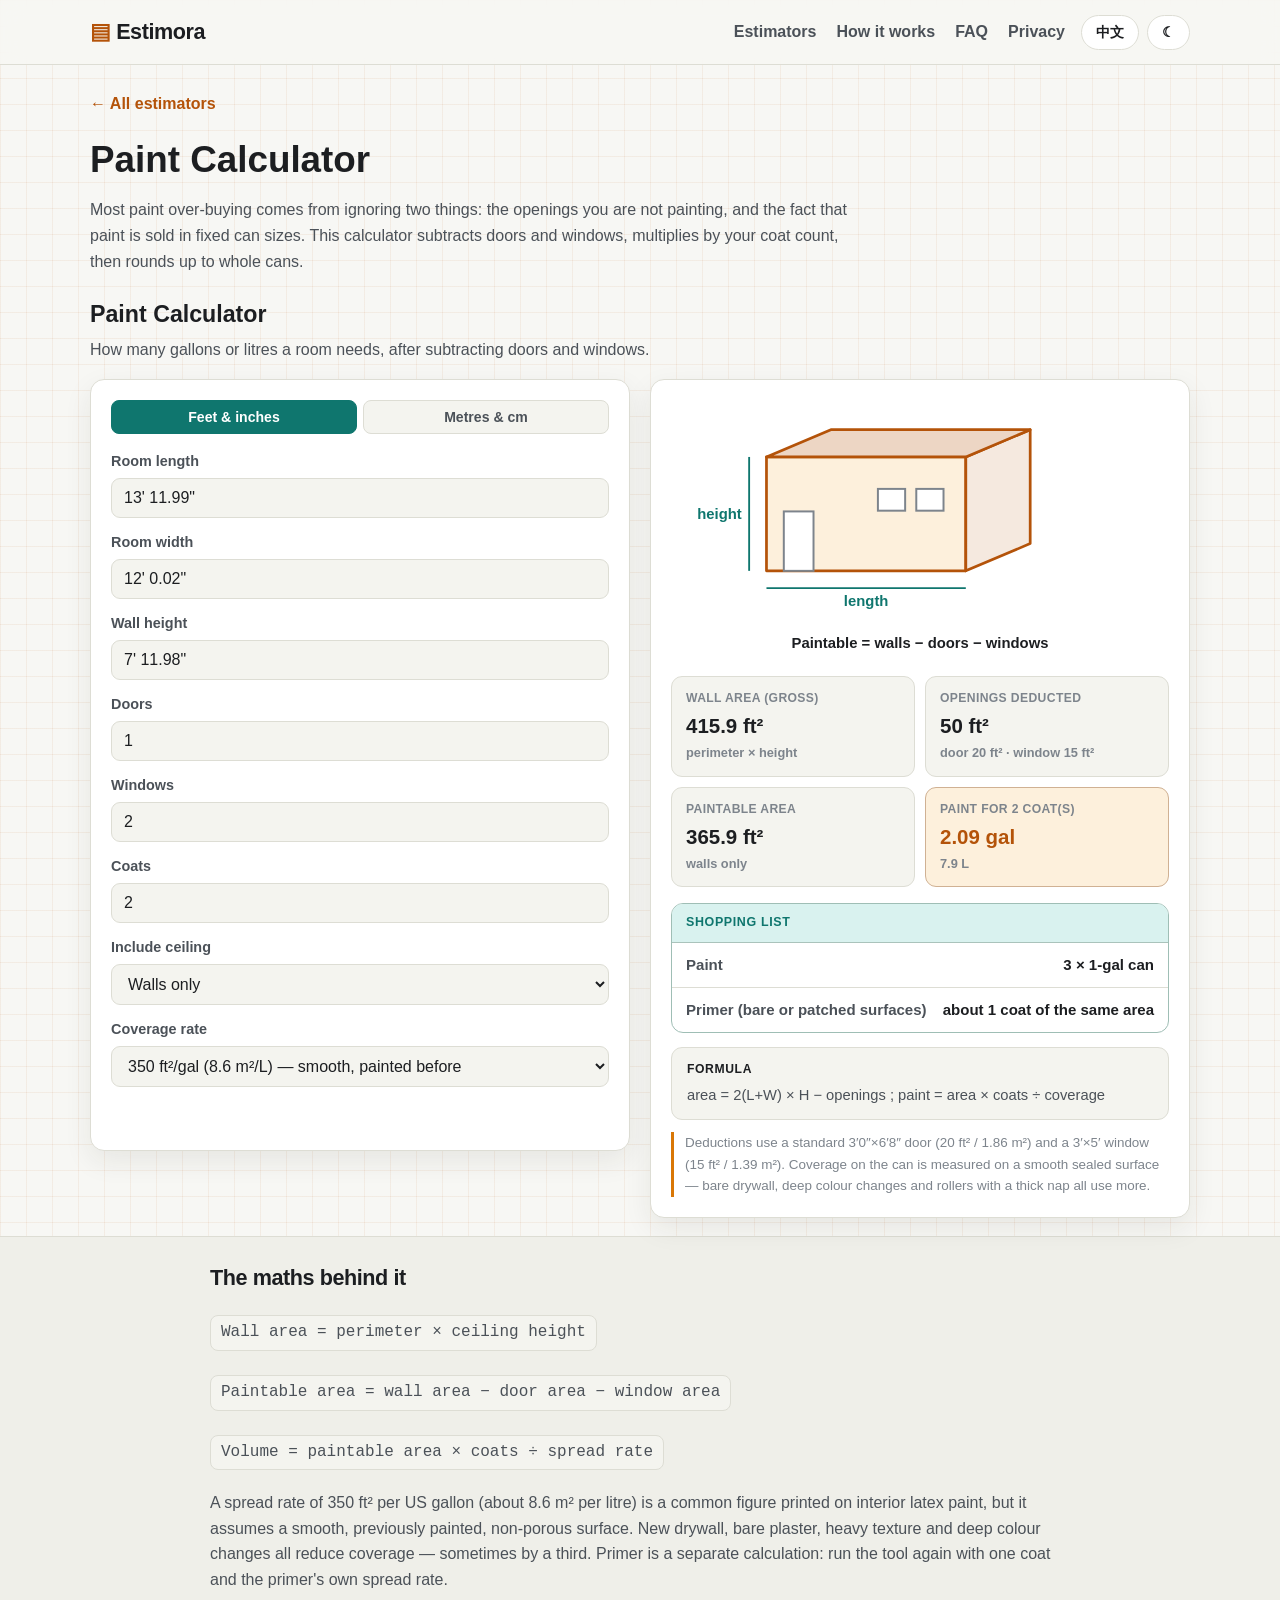
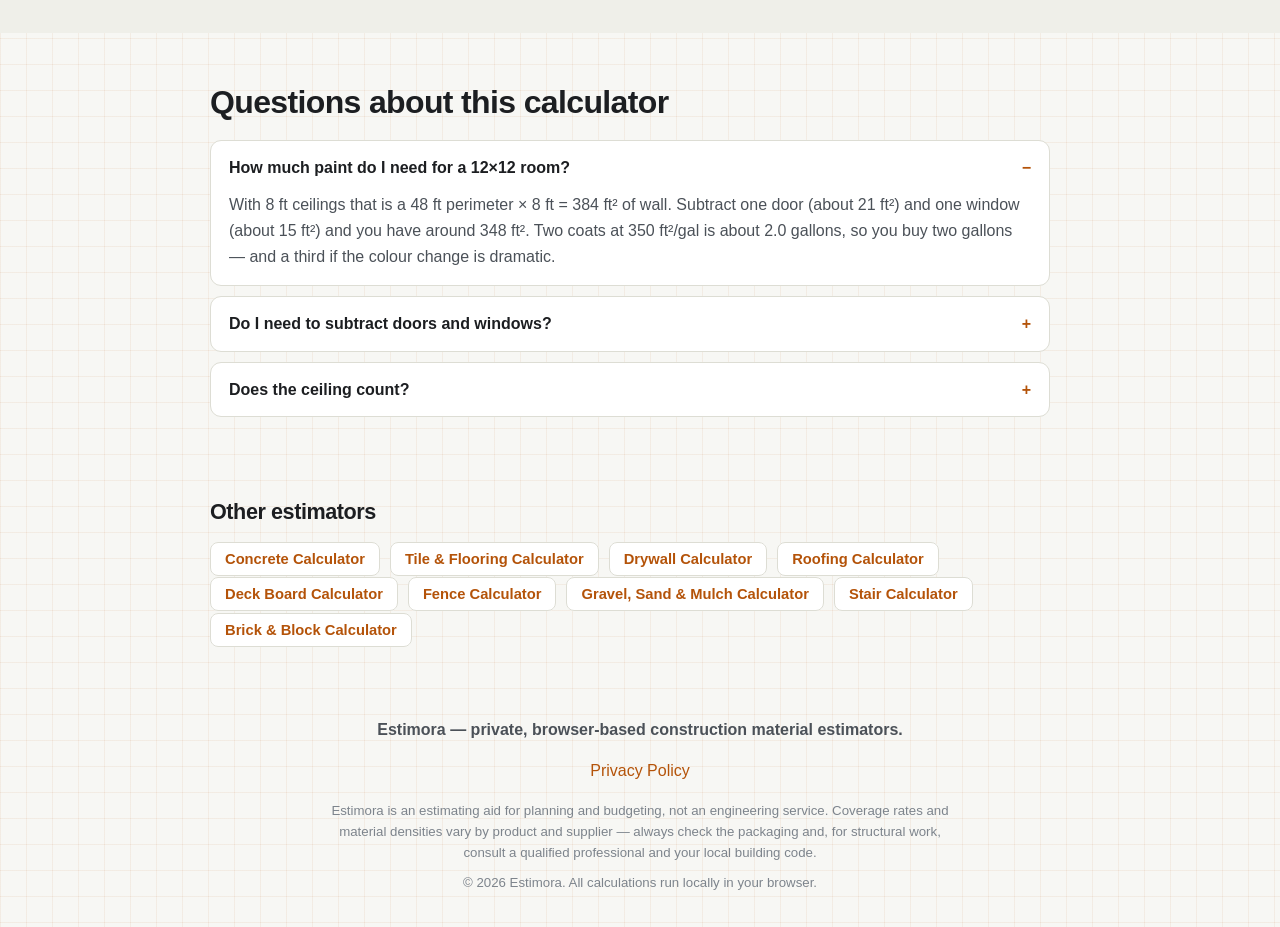
<file: tools/paint-calculator.html>
<!DOCTYPE html>
<html lang="en" data-lang="en" data-theme="light">
<head>
<meta charset="utf-8" />
<meta name="viewport" content="width=device-width, initial-scale=1" />
<title>Paint Calculator — Gallons or Litres for a Room | Estimora</title>
<meta name="description" content="How much paint a room needs: wall area minus doors and windows, multiplied by the number of coats and divided by the spread rate. Gives gallons or litres plus the number of cans to buy." />
<meta name="robots" content="index, follow, max-snippet:-1, max-image-preview:large" />
<link rel="canonical" href="https://estimora.com/tools/paint-calculator.html" />
<link rel="alternate" hreflang="en" href="https://estimora.com/tools/paint-calculator.html" />
<link rel="alternate" hreflang="zh-CN" href="https://estimora.com/tools/paint-calculator.html?lang=zh" />
<link rel="alternate" hreflang="x-default" href="https://estimora.com/tools/paint-calculator.html" />
<link rel="icon" href="../favicon.svg" type="image/svg+xml" />
<meta property="og:type" content="website" />
<meta property="og:site_name" content="Estimora" />
<meta property="og:title" content="Paint Calculator — Gallons or Litres for a Room" />
<meta property="og:description" content="How much paint a room needs: wall area minus doors and windows, multiplied by the number of coats and divided by the spread rate. Gives gallons or litres plus the number of cans to buy." />
<meta property="og:url" content="https://estimora.com/tools/paint-calculator.html" />
<meta property="og:image" content="https://estimora.com/og-image.png" />
<meta name="twitter:card" content="summary_large_image" />
<link rel="stylesheet" href="../styles.css" />

<!-- Google AdSense (Auto ads) — placeholder, inactive until a real publisher ID is connected -->
<!-- <script async src="https://pagead2.googlesyndication.com/pagead/js/adsbygoogle.js?client=ca-pub-XXXXXXXXXXXXXX" crossorigin="anonymous"></script> -->

<script type="application/ld+json">
{
  "@context": "https://schema.org",
  "@graph": [
    {
      "@type": "WebApplication",
      "name": "Paint Calculator",
      "url": "https://estimora.com/tools/paint-calculator.html",
      "applicationCategory": "UtilitiesApplication",
      "operatingSystem": "Any (web browser)",
      "browserRequirements": "Requires JavaScript",
      "description": "How much paint a room needs: wall area minus doors and windows, multiplied by the number of coats and divided by the spread rate. Gives gallons or litres plus the number of cans to buy.",
      "inLanguage": [
        "en",
        "zh-CN"
      ],
      "isPartOf": {
        "@type": "WebSite",
        "@id": "https://estimora.com/#website"
      },
      "offers": {
        "@type": "Offer",
        "price": "0",
        "priceCurrency": "USD"
      }
    },
    {
      "@type": "BreadcrumbList",
      "itemListElement": [
        {
          "@type": "ListItem",
          "position": 1,
          "name": "Estimora",
          "item": "https://estimora.com/"
        },
        {
          "@type": "ListItem",
          "position": 2,
          "name": "Paint Calculator",
          "item": "https://estimora.com/tools/paint-calculator.html"
        }
      ]
    },
    {
      "@type": "FAQPage",
      "mainEntity": [
        {
          "@type": "Question",
          "name": "How much paint do I need for a 12×12 room?",
          "acceptedAnswer": {
            "@type": "Answer",
            "text": "With 8 ft ceilings that is a 48 ft perimeter × 8 ft = 384 ft² of wall. Subtract one door (about 21 ft²) and one window (about 15 ft²) and you have around 348 ft². Two coats at 350 ft²/gal is about 2.0 gallons, so you buy two gallons — and a third if the colour change is dramatic."
          }
        },
        {
          "@type": "Question",
          "name": "Do I need to subtract doors and windows?",
          "acceptedAnswer": {
            "@type": "Answer",
            "text": "For one or two average openings the difference is small, but a room with sliding doors or a wall of glass can lose 15–25% of its paintable area. The calculator subtracts them so you are not buying paint for the glazing."
          }
        },
        {
          "@type": "Question",
          "name": "Does the ceiling count?",
          "acceptedAnswer": {
            "@type": "Answer",
            "text": "No — this tool estimates walls only, because ceilings usually take a different product and often only one coat. Estimate a ceiling by running the tile or gravel-style area maths on the floor footprint and dividing by the spread rate."
          }
        }
      ]
    }
  ]
}
</script>
</head>
<body>

<header class="site-header">
  <div class="container nav">
    <a class="brand" href="../">Estimora</a>
    <nav class="nav-links">
      <a href="../#tools" data-i18n="nav_tools">Estimators</a>
      <a href="../#how" data-i18n="nav_how">How it works</a>
      <a href="../#faq" data-i18n="nav_faq">FAQ</a>
      <a href="../privacy.html" data-i18n="nav_privacy">Privacy</a>
    </nav>
    <div class="toggles">
      <button id="lang-toggle" type="button" aria-label="Switch language">中文</button>
      <button id="theme-toggle" type="button" aria-label="Switch theme">☾</button>
    </div>
  </div>
</header>

<main>
  <section class="tools" style="padding-top:26px">
    <div class="container">
      <a class="landing-back" href="../" data-i18n="back_all">← All estimators</a>
      <h1 style="font-size:clamp(1.6rem,3.4vw,2.3rem);margin:0 0 8px"><span class="bi-en">Paint Calculator</span><span class="bi-zh">油漆用量计算器</span></h1>
      <p class="section-sub" style="max-width:760px"><span class="bi-en">Most paint over-buying comes from ignoring two things: the openings you are not painting, and the fact that paint is sold in fixed can sizes. This calculator subtracts doors and windows, multiplies by your coat count, then rounds up to whole cans.</span><span class="bi-zh">买多油漆通常源于两点疏忽：忘了扣除不需要刷的门窗，以及忘了油漆是按固定桶装规格出售的。这个计算器会扣除门窗、乘以涂刷遍数，再按整桶向上取整。</span></p>
      <div id="landing-tool"></div>
      <noscript><p><strong>This calculator needs JavaScript.</strong> 本计算器需要启用 JavaScript。</p></noscript>
    </div>
  </section>

  <section class="landing-section about">
    <div class="container" style="max-width:860px">
      <h2><span class="bi-en">The maths behind it</span><span class="bi-zh">背后的计算方法</span></h2>
            <p><span class="bi-en"><span class="formula-line">Wall area = perimeter × ceiling height</span></span><span class="bi-zh"><span class="formula-line">墙面面积 = 周长 × 层高</span></span></p>
      <p><span class="bi-en"><span class="formula-line">Paintable area = wall area − door area − window area</span></span><span class="bi-zh"><span class="formula-line">可涂面积 = 墙面面积 − 门面积 − 窗面积</span></span></p>
      <p><span class="bi-en"><span class="formula-line">Volume = paintable area × coats ÷ spread rate</span></span><span class="bi-zh"><span class="formula-line">涂料体积 = 可涂面积 × 遍数 ÷ 涂布率</span></span></p>
      <p style="margin-top:14px"><span class="bi-en">A spread rate of 350 ft² per US gallon (about 8.6 m² per litre) is a common figure printed on interior latex paint, but it assumes a smooth, previously painted, non-porous surface. New drywall, bare plaster, heavy texture and deep colour changes all reduce coverage — sometimes by a third. Primer is a separate calculation: run the tool again with one coat and the primer's own spread rate.</span><span class="bi-zh">内墙乳胶漆标注的涂布率常见为 350 ft²/加仑（约 8.6 m²/升），但这是在光滑、已涂刷过、不吸水的基面上测得的。新石膏板、素水泥面、拉毛质感墙面以及深浅色大幅变化都会降低涂布率，有时可低三分之一。底漆需要单独计算：把遍数设为 1，并填入底漆自己的涂布率再算一次。</span></p>
    </div>
  </section>

  <section class="faq">
    <div class="container" style="max-width:860px">
      <h2><span class="bi-en">Questions about this calculator</span><span class="bi-zh">关于这个计算器的常见问题</span></h2>
      <div class="faq-list">
        <details open>
          <summary><span class="bi-en">How much paint do I need for a 12×12 room?</span><span class="bi-zh">12×12 的房间需要多少油漆？</span></summary>
          <p><span class="bi-en">With 8 ft ceilings that is a 48 ft perimeter × 8 ft = 384 ft² of wall. Subtract one door (about 21 ft²) and one window (about 15 ft²) and you have around 348 ft². Two coats at 350 ft²/gal is about 2.0 gallons, so you buy two gallons — and a third if the colour change is dramatic.</span><span class="bi-zh">层高 8 英尺时，周长 48 英尺 × 8 英尺 = 384 ft² 墙面。扣掉一扇门（约 21 ft²）和一扇窗（约 15 ft²）后约 348 ft²。按 350 ft²/加仑刷两遍约需 2.0 加仑，因此买 2 加仑即可；若颜色反差很大，再加一加仑。</span></p>
        </details>
        <details>
          <summary><span class="bi-en">Do I need to subtract doors and windows?</span><span class="bi-zh">一定要扣除门窗吗？</span></summary>
          <p><span class="bi-en">For one or two average openings the difference is small, but a room with sliding doors or a wall of glass can lose 15–25% of its paintable area. The calculator subtracts them so you are not buying paint for the glazing.</span><span class="bi-zh">只有一两个普通洞口时影响不大；但带推拉门或整面玻璃的房间，可涂面积可能减少 15～25%。计算器会自动扣除，避免你为玻璃买漆。</span></p>
        </details>
        <details>
          <summary><span class="bi-en">Does the ceiling count?</span><span class="bi-zh">顶棚算在里面吗？</span></summary>
          <p><span class="bi-en">No — this tool estimates walls only, because ceilings usually take a different product and often only one coat. Estimate a ceiling by running the tile or gravel-style area maths on the floor footprint and dividing by the spread rate.</span><span class="bi-zh">不计。本工具只估算墙面，因为顶棚通常用不同产品，而且经常只刷一遍。若要估算顶棚，可按地面投影面积除以涂布率单独计算。</span></p>
        </details>
      </div>
    </div>
  </section>

  <section class="landing-section">
    <div class="container" style="max-width:860px">
      <h2><span class="bi-en">Other estimators</span><span class="bi-zh">其他计算器</span></h2>
      <ul class="related-list">
        <li><a href="concrete-calculator.html"><span class="bi-en">Concrete Calculator</span><span class="bi-zh">混凝土用量计算器</span></a></li>
        <li><a href="tile-calculator.html"><span class="bi-en">Tile &amp; Flooring Calculator</span><span class="bi-zh">瓷砖与地板用量计算器</span></a></li>
        <li><a href="drywall-calculator.html"><span class="bi-en">Drywall Calculator</span><span class="bi-zh">石膏板用量计算器</span></a></li>
        <li><a href="roofing-calculator.html"><span class="bi-en">Roofing Calculator</span><span class="bi-zh">屋面材料计算器</span></a></li>
        <li><a href="deck-calculator.html"><span class="bi-en">Deck Board Calculator</span><span class="bi-zh">木平台板材计算器</span></a></li>
        <li><a href="fence-calculator.html"><span class="bi-en">Fence Calculator</span><span class="bi-zh">围栏材料计算器</span></a></li>
        <li><a href="gravel-calculator.html"><span class="bi-en">Gravel, Sand &amp; Mulch Calculator</span><span class="bi-zh">碎石、沙与覆盖物用量计算器</span></a></li>
        <li><a href="stair-calculator.html"><span class="bi-en">Stair Calculator</span><span class="bi-zh">楼梯踏步计算器</span></a></li>
        <li><a href="brick-calculator.html"><span class="bi-en">Brick &amp; Block Calculator</span><span class="bi-zh">砖与砌块用量计算器</span></a></li>
      </ul>
    </div>
  </section>
</main>

<footer class="site-footer">
  <div class="container">
    <p class="tagline" data-i18n="footer_tagline">Estimora — private, browser-based construction material estimators.</p>
    <p><a href="../privacy.html" data-i18n="footer_privacy">Privacy Policy</a></p>
    <p class="disclaimer" data-i18n="footer_disclaimer">Estimora is an estimating aid for planning and budgeting, not an engineering service.</p>
    <p class="rights" data-i18n="footer_rights">© 2026 Estimora. All calculations run locally in your browser.</p>
  </div>
</footer>

<script>window.ESTIMORA_TOOL = "paint";</script>
<script src="../app.js"></script>
</body>
</html>
</file>
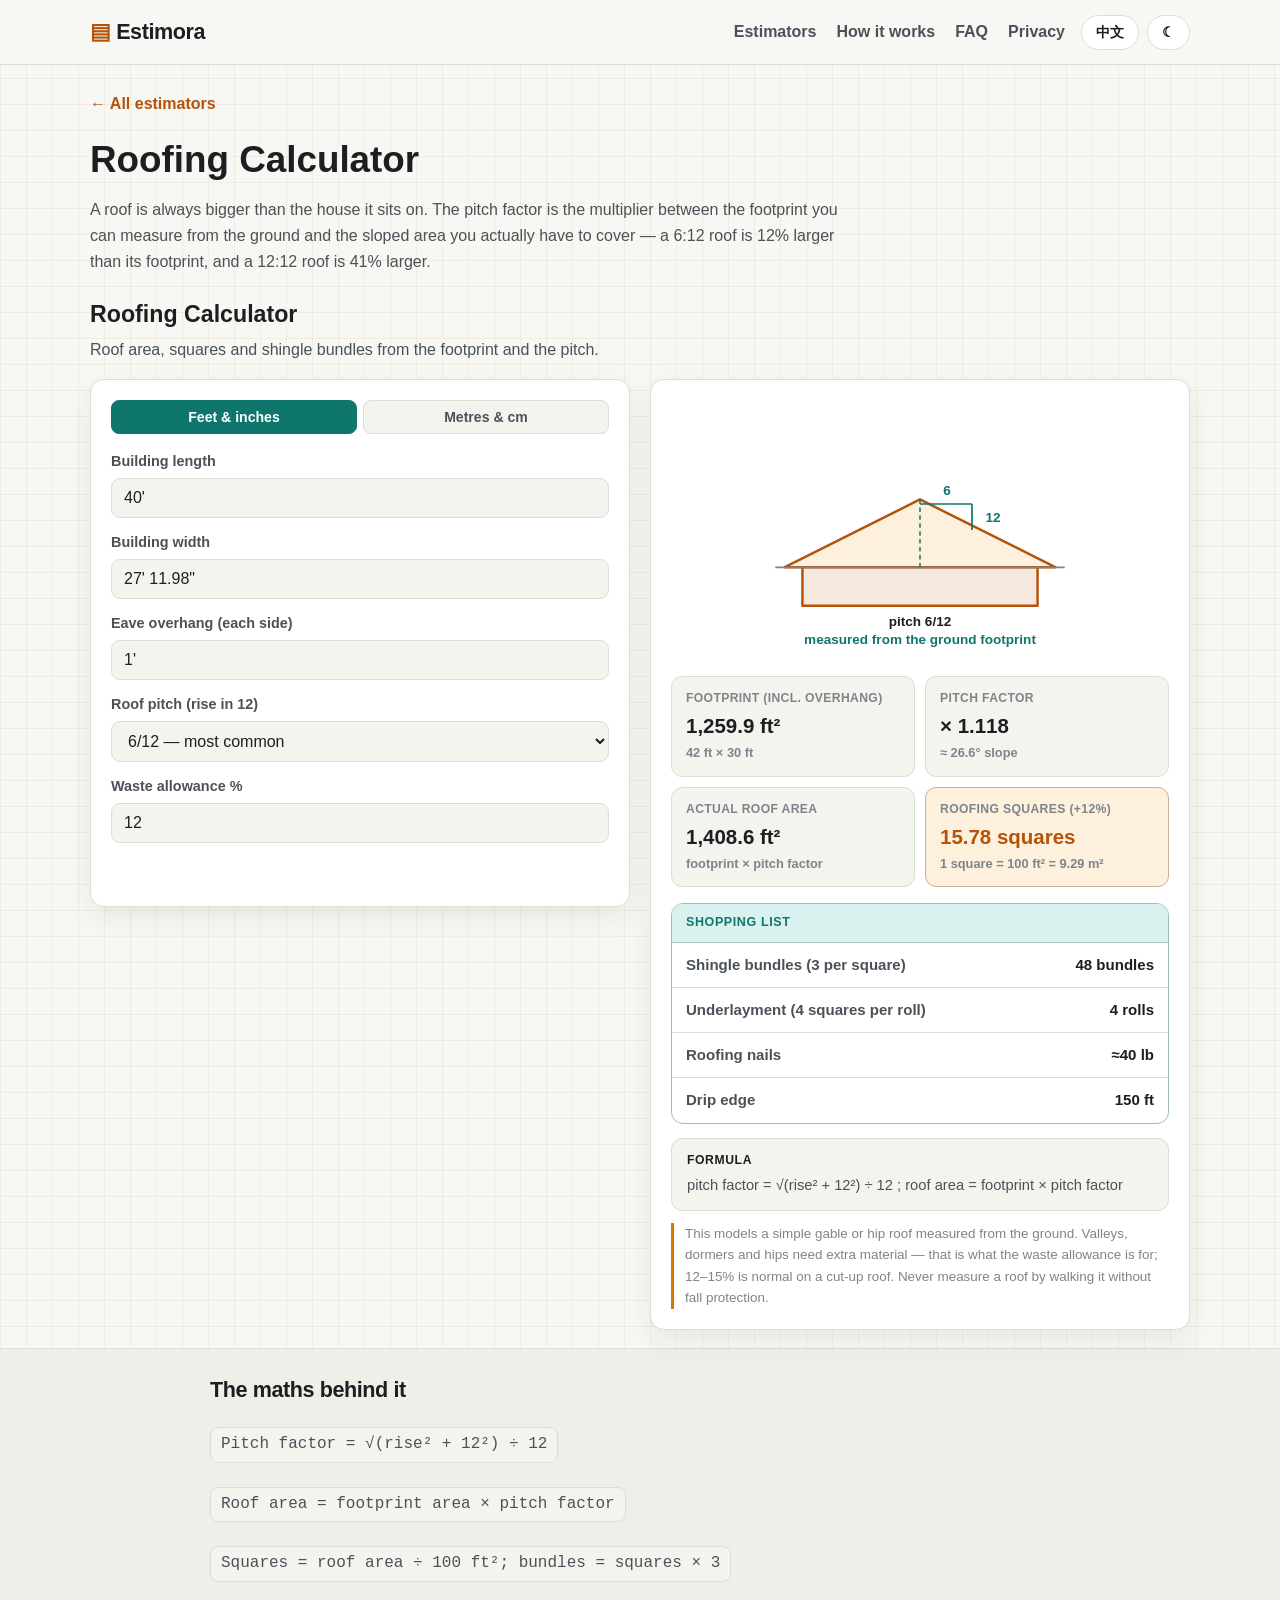
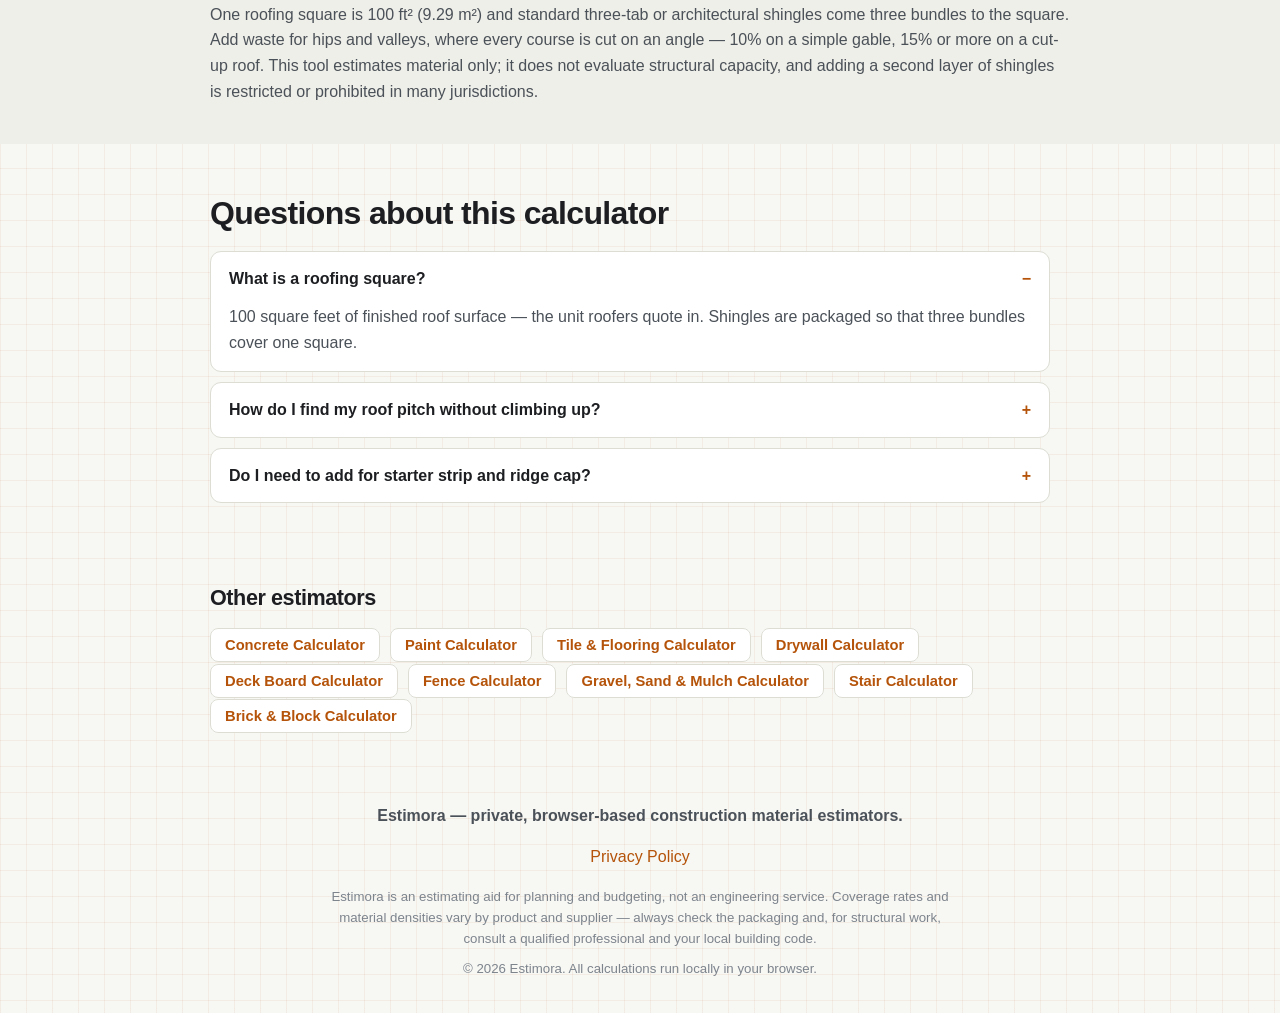
<file: tools/roofing-calculator.html>
<!DOCTYPE html>
<html lang="en" data-lang="en" data-theme="light">
<head>
<meta charset="utf-8" />
<meta name="viewport" content="width=device-width, initial-scale=1" />
<title>Roofing Calculator — Squares, Bundles &amp; Pitch Factor | Estimora</title>
<meta name="description" content="Convert a roof footprint and pitch into actual roof area, roofing squares and shingle bundles, plus underlayment rolls, nails and drip edge." />
<meta name="robots" content="index, follow, max-snippet:-1, max-image-preview:large" />
<link rel="canonical" href="https://estimora.com/tools/roofing-calculator.html" />
<link rel="alternate" hreflang="en" href="https://estimora.com/tools/roofing-calculator.html" />
<link rel="alternate" hreflang="zh-CN" href="https://estimora.com/tools/roofing-calculator.html?lang=zh" />
<link rel="alternate" hreflang="x-default" href="https://estimora.com/tools/roofing-calculator.html" />
<link rel="icon" href="../favicon.svg" type="image/svg+xml" />
<meta property="og:type" content="website" />
<meta property="og:site_name" content="Estimora" />
<meta property="og:title" content="Roofing Calculator — Squares, Bundles &amp; Pitch Factor" />
<meta property="og:description" content="Convert a roof footprint and pitch into actual roof area, roofing squares and shingle bundles, plus underlayment rolls, nails and drip edge." />
<meta property="og:url" content="https://estimora.com/tools/roofing-calculator.html" />
<meta property="og:image" content="https://estimora.com/og-image.png" />
<meta name="twitter:card" content="summary_large_image" />
<link rel="stylesheet" href="../styles.css" />

<!-- Google AdSense (Auto ads) — placeholder, inactive until a real publisher ID is connected -->
<!-- <script async src="https://pagead2.googlesyndication.com/pagead/js/adsbygoogle.js?client=ca-pub-XXXXXXXXXXXXXX" crossorigin="anonymous"></script> -->

<script type="application/ld+json">
{
  "@context": "https://schema.org",
  "@graph": [
    {
      "@type": "WebApplication",
      "name": "Roofing Calculator",
      "url": "https://estimora.com/tools/roofing-calculator.html",
      "applicationCategory": "UtilitiesApplication",
      "operatingSystem": "Any (web browser)",
      "browserRequirements": "Requires JavaScript",
      "description": "Convert a roof footprint and pitch into actual roof area, roofing squares and shingle bundles, plus underlayment rolls, nails and drip edge.",
      "inLanguage": [
        "en",
        "zh-CN"
      ],
      "isPartOf": {
        "@type": "WebSite",
        "@id": "https://estimora.com/#website"
      },
      "offers": {
        "@type": "Offer",
        "price": "0",
        "priceCurrency": "USD"
      }
    },
    {
      "@type": "BreadcrumbList",
      "itemListElement": [
        {
          "@type": "ListItem",
          "position": 1,
          "name": "Estimora",
          "item": "https://estimora.com/"
        },
        {
          "@type": "ListItem",
          "position": 2,
          "name": "Roofing Calculator",
          "item": "https://estimora.com/tools/roofing-calculator.html"
        }
      ]
    },
    {
      "@type": "FAQPage",
      "mainEntity": [
        {
          "@type": "Question",
          "name": "What is a roofing square?",
          "acceptedAnswer": {
            "@type": "Answer",
            "text": "100 square feet of finished roof surface — the unit roofers quote in. Shingles are packaged so that three bundles cover one square."
          }
        },
        {
          "@type": "Question",
          "name": "How do I find my roof pitch without climbing up?",
          "acceptedAnswer": {
            "@type": "Answer",
            "text": "From inside the attic, hold a level horizontally against a rafter, mark 12 in along the level, and measure straight up to the rafter. That vertical distance is the rise in a rise:12 pitch. A phone inclinometer app against the rafter also works."
          }
        },
        {
          "@type": "Question",
          "name": "Do I need to add for starter strip and ridge cap?",
          "acceptedAnswer": {
            "@type": "Answer",
            "text": "Yes, and they are sold separately. Budget the eave length for starter strip and the ridge plus hip length for cap shingles; the waste allowance in this tool covers cutting, not these separate products."
          }
        }
      ]
    }
  ]
}
</script>
</head>
<body>

<header class="site-header">
  <div class="container nav">
    <a class="brand" href="../">Estimora</a>
    <nav class="nav-links">
      <a href="../#tools" data-i18n="nav_tools">Estimators</a>
      <a href="../#how" data-i18n="nav_how">How it works</a>
      <a href="../#faq" data-i18n="nav_faq">FAQ</a>
      <a href="../privacy.html" data-i18n="nav_privacy">Privacy</a>
    </nav>
    <div class="toggles">
      <button id="lang-toggle" type="button" aria-label="Switch language">中文</button>
      <button id="theme-toggle" type="button" aria-label="Switch theme">☾</button>
    </div>
  </div>
</header>

<main>
  <section class="tools" style="padding-top:26px">
    <div class="container">
      <a class="landing-back" href="../" data-i18n="back_all">← All estimators</a>
      <h1 style="font-size:clamp(1.6rem,3.4vw,2.3rem);margin:0 0 8px"><span class="bi-en">Roofing Calculator</span><span class="bi-zh">屋面材料计算器</span></h1>
      <p class="section-sub" style="max-width:760px"><span class="bi-en">A roof is always bigger than the house it sits on. The pitch factor is the multiplier between the footprint you can measure from the ground and the sloped area you actually have to cover — a 6:12 roof is 12% larger than its footprint, and a 12:12 roof is 41% larger.</span><span class="bi-zh">屋面永远比房子的投影大。坡度系数就是「从地面量到的投影面积」与「实际要铺的斜面面积」之间的换算系数——6:12 坡度的屋面比投影大 12%，12:12 坡度则大 41%。</span></p>
      <div id="landing-tool"></div>
      <noscript><p><strong>This calculator needs JavaScript.</strong> 本计算器需要启用 JavaScript。</p></noscript>
    </div>
  </section>

  <section class="landing-section about">
    <div class="container" style="max-width:860px">
      <h2><span class="bi-en">The maths behind it</span><span class="bi-zh">背后的计算方法</span></h2>
            <p><span class="bi-en"><span class="formula-line">Pitch factor = √(rise² + 12²) ÷ 12</span></span><span class="bi-zh"><span class="formula-line">坡度系数 = √(rise² + 12²) ÷ 12</span></span></p>
      <p><span class="bi-en"><span class="formula-line">Roof area = footprint area × pitch factor</span></span><span class="bi-zh"><span class="formula-line">屋面面积 = 投影面积 × 坡度系数</span></span></p>
      <p><span class="bi-en"><span class="formula-line">Squares = roof area ÷ 100 ft²; bundles = squares × 3</span></span><span class="bi-zh"><span class="formula-line">Square 数 = 屋面面积 ÷ 100 ft²；瓦捆数 = Square × 3</span></span></p>
      <p style="margin-top:14px"><span class="bi-en">One roofing square is 100 ft² (9.29 m²) and standard three-tab or architectural shingles come three bundles to the square. Add waste for hips and valleys, where every course is cut on an angle — 10% on a simple gable, 15% or more on a cut-up roof. This tool estimates material only; it does not evaluate structural capacity, and adding a second layer of shingles is restricted or prohibited in many jurisdictions.</span><span class="bi-zh">1 个 Square 等于 100 ft²（9.29 m²），常规三片式或叠合瓦通常 3 捆 = 1 Square。斜脊和天沟处每一排瓦都要斜切，需增加损耗——简单双坡屋面按 10%，造型复杂的屋面按 15% 以上。本工具只估算材料，不评估结构承载力；很多地区对「加铺第二层瓦」有限制甚至禁止。</span></p>
    </div>
  </section>

  <section class="faq">
    <div class="container" style="max-width:860px">
      <h2><span class="bi-en">Questions about this calculator</span><span class="bi-zh">关于这个计算器的常见问题</span></h2>
      <div class="faq-list">
        <details open>
          <summary><span class="bi-en">What is a roofing square?</span><span class="bi-zh">什么是屋面 Square？</span></summary>
          <p><span class="bi-en">100 square feet of finished roof surface — the unit roofers quote in. Shingles are packaged so that three bundles cover one square.</span><span class="bi-zh">指 100 平方英尺的完成屋面，是屋面工程报价的计量单位。沥青瓦通常按 3 捆覆盖 1 个 Square 包装。</span></p>
        </details>
        <details>
          <summary><span class="bi-en">How do I find my roof pitch without climbing up?</span><span class="bi-zh">不上屋顶怎么测坡度？</span></summary>
          <p><span class="bi-en">From inside the attic, hold a level horizontally against a rafter, mark 12 in along the level, and measure straight up to the rafter. That vertical distance is the rise in a rise:12 pitch. A phone inclinometer app against the rafter also works.</span><span class="bi-zh">不用上屋顶：在阁楼里把水平尺贴着椽条水平放置，沿水平尺量出 12 英寸，再竖直量到椽条的垂直距离，这个数值就是 rise:12 中的 rise。也可以把手机倾角仪贴在椽条上读数。</span></p>
        </details>
        <details>
          <summary><span class="bi-en">Do I need to add for starter strip and ridge cap?</span><span class="bi-zh">起始条和脊瓦要另外算吗？</span></summary>
          <p><span class="bi-en">Yes, and they are sold separately. Budget the eave length for starter strip and the ridge plus hip length for cap shingles; the waste allowance in this tool covers cutting, not these separate products.</span><span class="bi-zh">需要，而且它们是单独售卖的。起始条按檐口长度估算，脊瓦按屋脊加斜脊长度估算；本工具中的损耗率只覆盖切割，不包含这些单独的产品。</span></p>
        </details>
      </div>
    </div>
  </section>

  <section class="landing-section">
    <div class="container" style="max-width:860px">
      <h2><span class="bi-en">Other estimators</span><span class="bi-zh">其他计算器</span></h2>
      <ul class="related-list">
        <li><a href="concrete-calculator.html"><span class="bi-en">Concrete Calculator</span><span class="bi-zh">混凝土用量计算器</span></a></li>
        <li><a href="paint-calculator.html"><span class="bi-en">Paint Calculator</span><span class="bi-zh">油漆用量计算器</span></a></li>
        <li><a href="tile-calculator.html"><span class="bi-en">Tile &amp; Flooring Calculator</span><span class="bi-zh">瓷砖与地板用量计算器</span></a></li>
        <li><a href="drywall-calculator.html"><span class="bi-en">Drywall Calculator</span><span class="bi-zh">石膏板用量计算器</span></a></li>
        <li><a href="deck-calculator.html"><span class="bi-en">Deck Board Calculator</span><span class="bi-zh">木平台板材计算器</span></a></li>
        <li><a href="fence-calculator.html"><span class="bi-en">Fence Calculator</span><span class="bi-zh">围栏材料计算器</span></a></li>
        <li><a href="gravel-calculator.html"><span class="bi-en">Gravel, Sand &amp; Mulch Calculator</span><span class="bi-zh">碎石、沙与覆盖物用量计算器</span></a></li>
        <li><a href="stair-calculator.html"><span class="bi-en">Stair Calculator</span><span class="bi-zh">楼梯踏步计算器</span></a></li>
        <li><a href="brick-calculator.html"><span class="bi-en">Brick &amp; Block Calculator</span><span class="bi-zh">砖与砌块用量计算器</span></a></li>
      </ul>
    </div>
  </section>
</main>

<footer class="site-footer">
  <div class="container">
    <p class="tagline" data-i18n="footer_tagline">Estimora — private, browser-based construction material estimators.</p>
    <p><a href="../privacy.html" data-i18n="footer_privacy">Privacy Policy</a></p>
    <p class="disclaimer" data-i18n="footer_disclaimer">Estimora is an estimating aid for planning and budgeting, not an engineering service.</p>
    <p class="rights" data-i18n="footer_rights">© 2026 Estimora. All calculations run locally in your browser.</p>
  </div>
</footer>

<script>window.ESTIMORA_TOOL = "roofing";</script>
<script src="../app.js"></script>
</body>
</html>
</file>
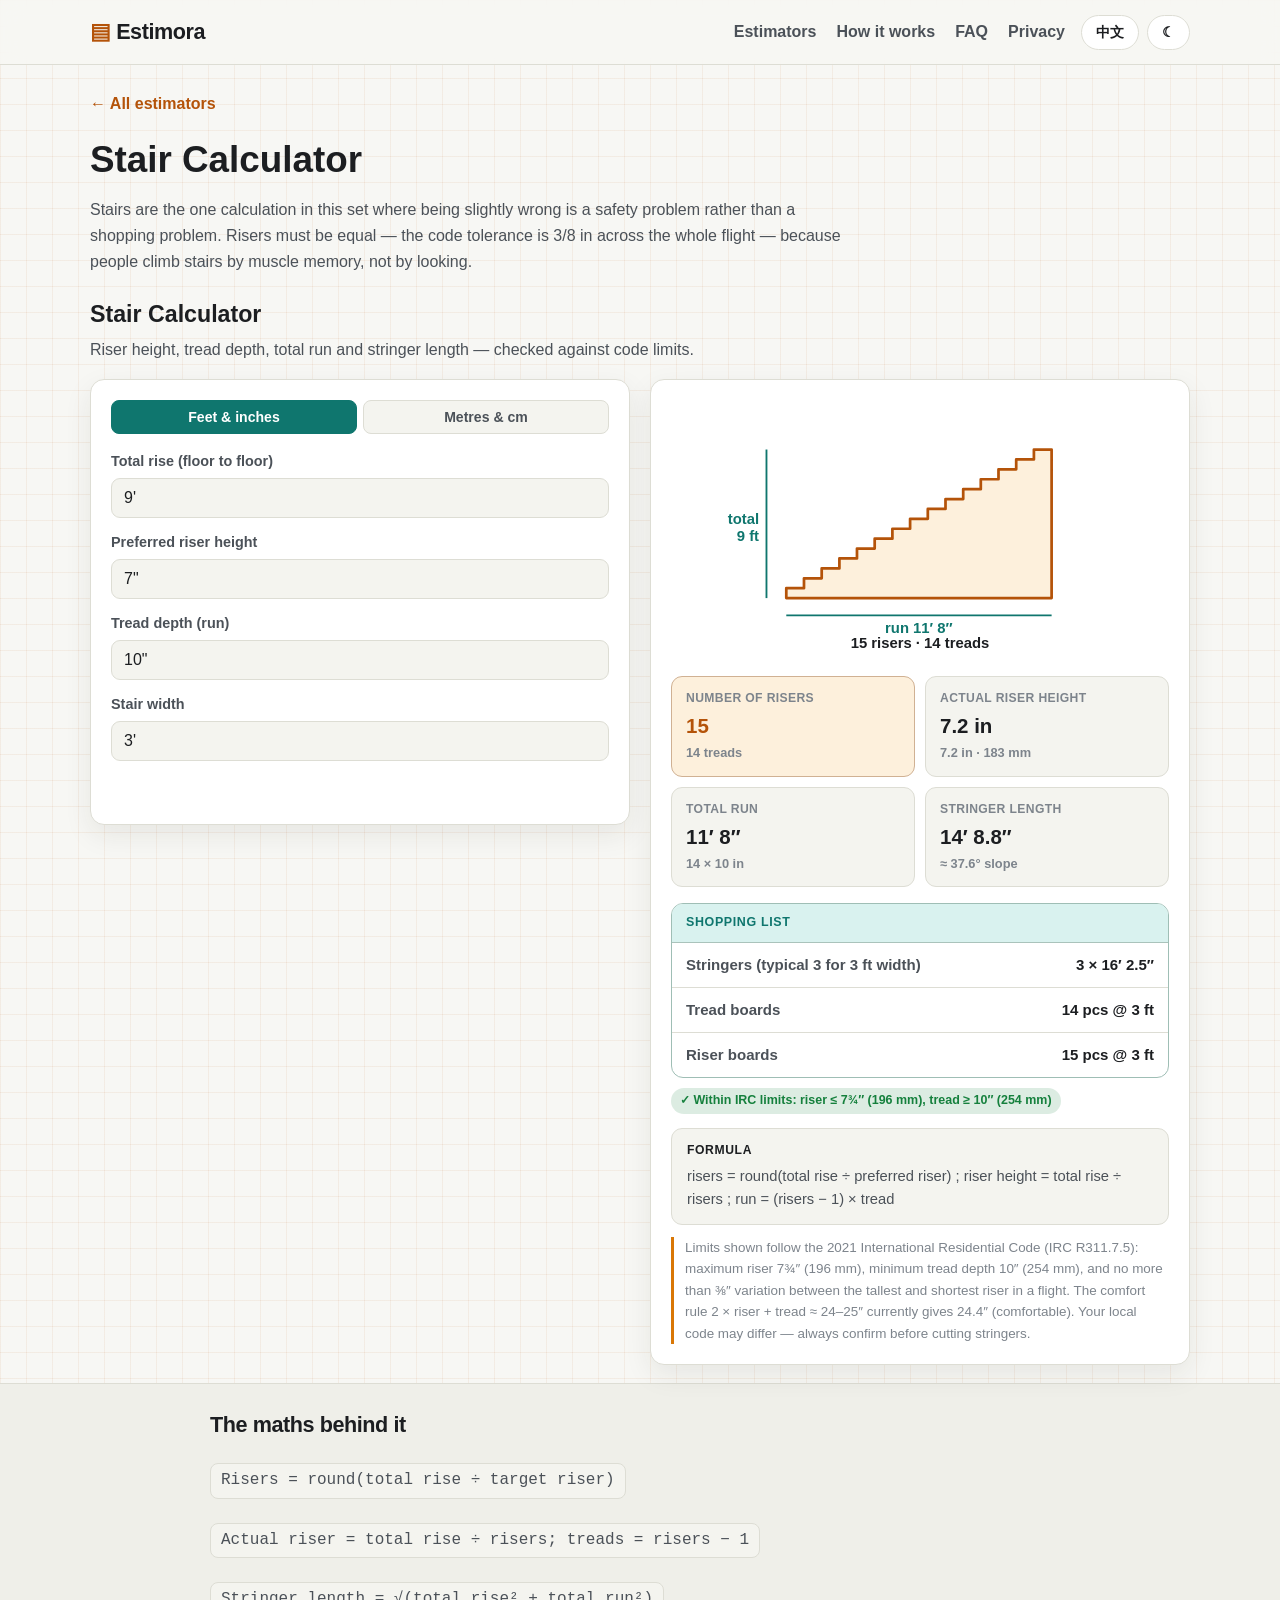
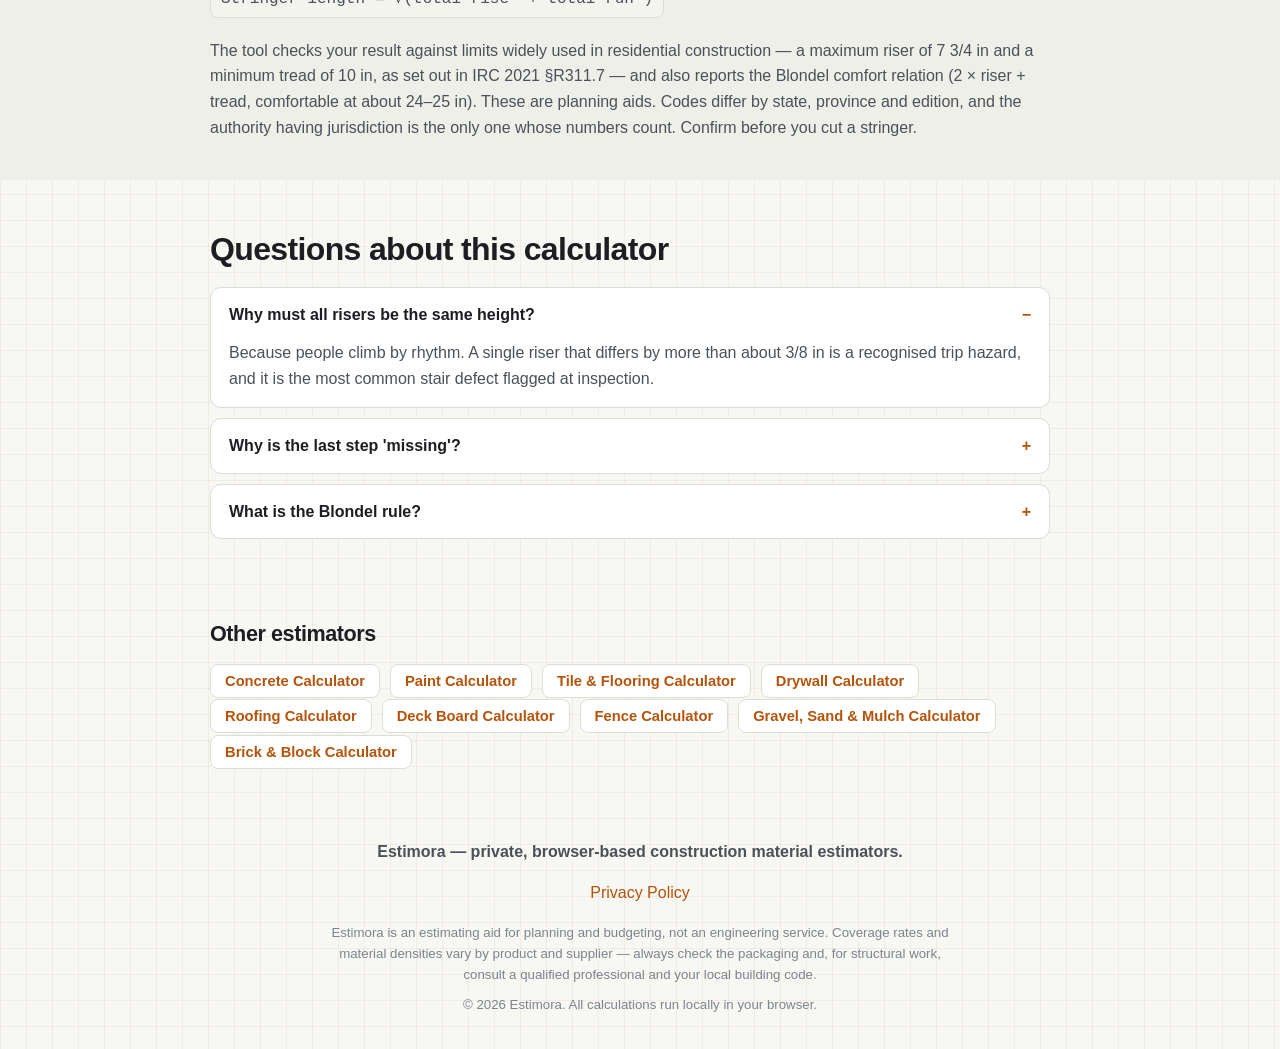
<file: tools/stair-calculator.html>
<!DOCTYPE html>
<html lang="en" data-lang="en" data-theme="light">
<head>
<meta charset="utf-8" />
<meta name="viewport" content="width=device-width, initial-scale=1" />
<title>Stair Calculator — Risers, Treads, Run &amp; Stringer | Estimora</title>
<meta name="description" content="Divide a total rise into equal risers, get the tread depth, total run and stringer length, and see the result checked against common residential code limits." />
<meta name="robots" content="index, follow, max-snippet:-1, max-image-preview:large" />
<link rel="canonical" href="https://estimora.com/tools/stair-calculator.html" />
<link rel="alternate" hreflang="en" href="https://estimora.com/tools/stair-calculator.html" />
<link rel="alternate" hreflang="zh-CN" href="https://estimora.com/tools/stair-calculator.html?lang=zh" />
<link rel="alternate" hreflang="x-default" href="https://estimora.com/tools/stair-calculator.html" />
<link rel="icon" href="../favicon.svg" type="image/svg+xml" />
<meta property="og:type" content="website" />
<meta property="og:site_name" content="Estimora" />
<meta property="og:title" content="Stair Calculator — Risers, Treads, Run &amp; Stringer" />
<meta property="og:description" content="Divide a total rise into equal risers, get the tread depth, total run and stringer length, and see the result checked against common residential code limits." />
<meta property="og:url" content="https://estimora.com/tools/stair-calculator.html" />
<meta property="og:image" content="https://estimora.com/og-image.png" />
<meta name="twitter:card" content="summary_large_image" />
<link rel="stylesheet" href="../styles.css" />

<!-- Google AdSense (Auto ads) — placeholder, inactive until a real publisher ID is connected -->
<!-- <script async src="https://pagead2.googlesyndication.com/pagead/js/adsbygoogle.js?client=ca-pub-XXXXXXXXXXXXXX" crossorigin="anonymous"></script> -->

<script type="application/ld+json">
{
  "@context": "https://schema.org",
  "@graph": [
    {
      "@type": "WebApplication",
      "name": "Stair Calculator",
      "url": "https://estimora.com/tools/stair-calculator.html",
      "applicationCategory": "UtilitiesApplication",
      "operatingSystem": "Any (web browser)",
      "browserRequirements": "Requires JavaScript",
      "description": "Divide a total rise into equal risers, get the tread depth, total run and stringer length, and see the result checked against common residential code limits.",
      "inLanguage": [
        "en",
        "zh-CN"
      ],
      "isPartOf": {
        "@type": "WebSite",
        "@id": "https://estimora.com/#website"
      },
      "offers": {
        "@type": "Offer",
        "price": "0",
        "priceCurrency": "USD"
      }
    },
    {
      "@type": "BreadcrumbList",
      "itemListElement": [
        {
          "@type": "ListItem",
          "position": 1,
          "name": "Estimora",
          "item": "https://estimora.com/"
        },
        {
          "@type": "ListItem",
          "position": 2,
          "name": "Stair Calculator",
          "item": "https://estimora.com/tools/stair-calculator.html"
        }
      ]
    },
    {
      "@type": "FAQPage",
      "mainEntity": [
        {
          "@type": "Question",
          "name": "Why must all risers be the same height?",
          "acceptedAnswer": {
            "@type": "Answer",
            "text": "Because people climb by rhythm. A single riser that differs by more than about 3/8 in is a recognised trip hazard, and it is the most common stair defect flagged at inspection."
          }
        },
        {
          "@type": "Question",
          "name": "Why is the last step 'missing'?",
          "acceptedAnswer": {
            "@type": "Answer",
            "text": "There is always one fewer tread than risers, because the upper floor itself acts as the final tread. It looks like an error in the count until you draw it."
          }
        },
        {
          "@type": "Question",
          "name": "What is the Blondel rule?",
          "acceptedAnswer": {
            "@type": "Answer",
            "text": "A comfort relation from 18th-century French stair design: two risers plus one tread should total about 24 to 25 inches (630 mm). Stairs that satisfy the code but fall far outside this range tend to feel wrong underfoot."
          }
        }
      ]
    }
  ]
}
</script>
</head>
<body>

<header class="site-header">
  <div class="container nav">
    <a class="brand" href="../">Estimora</a>
    <nav class="nav-links">
      <a href="../#tools" data-i18n="nav_tools">Estimators</a>
      <a href="../#how" data-i18n="nav_how">How it works</a>
      <a href="../#faq" data-i18n="nav_faq">FAQ</a>
      <a href="../privacy.html" data-i18n="nav_privacy">Privacy</a>
    </nav>
    <div class="toggles">
      <button id="lang-toggle" type="button" aria-label="Switch language">中文</button>
      <button id="theme-toggle" type="button" aria-label="Switch theme">☾</button>
    </div>
  </div>
</header>

<main>
  <section class="tools" style="padding-top:26px">
    <div class="container">
      <a class="landing-back" href="../" data-i18n="back_all">← All estimators</a>
      <h1 style="font-size:clamp(1.6rem,3.4vw,2.3rem);margin:0 0 8px"><span class="bi-en">Stair Calculator</span><span class="bi-zh">楼梯踏步计算器</span></h1>
      <p class="section-sub" style="max-width:760px"><span class="bi-en">Stairs are the one calculation in this set where being slightly wrong is a safety problem rather than a shopping problem. Risers must be equal — the code tolerance is 3/8 in across the whole flight — because people climb stairs by muscle memory, not by looking.</span><span class="bi-zh">这是本站里唯一一个「算错不是多跑一趟建材店，而是安全隐患」的计算。踢面必须等高——规范允许的整跑最大偏差是 3/8 英寸——因为人上下楼靠的是肌肉记忆，不是看着走。</span></p>
      <div id="landing-tool"></div>
      <noscript><p><strong>This calculator needs JavaScript.</strong> 本计算器需要启用 JavaScript。</p></noscript>
    </div>
  </section>

  <section class="landing-section about">
    <div class="container" style="max-width:860px">
      <h2><span class="bi-en">The maths behind it</span><span class="bi-zh">背后的计算方法</span></h2>
            <p><span class="bi-en"><span class="formula-line">Risers = round(total rise ÷ target riser)</span></span><span class="bi-zh"><span class="formula-line">踢面数 = round(总高 ÷ 目标踢面高)</span></span></p>
      <p><span class="bi-en"><span class="formula-line">Actual riser = total rise ÷ risers; treads = risers − 1</span></span><span class="bi-zh"><span class="formula-line">实际踢面 = 总高 ÷ 踢面数；踏面数 = 踢面数 − 1</span></span></p>
      <p><span class="bi-en"><span class="formula-line">Stringer length = √(total rise² + total run²)</span></span><span class="bi-zh"><span class="formula-line">斜梁长度 = √(总高² + 总投影²)</span></span></p>
      <p style="margin-top:14px"><span class="bi-en">The tool checks your result against limits widely used in residential construction — a maximum riser of 7 3/4 in and a minimum tread of 10 in, as set out in IRC 2021 §R311.7 — and also reports the Blondel comfort relation (2 × riser + tread, comfortable at about 24–25 in). These are planning aids. Codes differ by state, province and edition, and the authority having jurisdiction is the only one whose numbers count. Confirm before you cut a stringer.</span><span class="bi-zh">工具会按住宅建筑中广泛采用的限值检查结果——最大踢面 7 3/4 英寸、最小踏面 10 英寸（见 IRC 2021 §R311.7），同时给出 Blondel 舒适度关系式（2 × 踢面 + 踏面，约 24～25 英寸为舒适）。这些只是规划参考。各州／省及不同版本规范存在差异，最终以当地主管部门执行的规范为准。开料切斜梁前务必核实。</span></p>
    </div>
  </section>

  <section class="faq">
    <div class="container" style="max-width:860px">
      <h2><span class="bi-en">Questions about this calculator</span><span class="bi-zh">关于这个计算器的常见问题</span></h2>
      <div class="faq-list">
        <details open>
          <summary><span class="bi-en">Why must all risers be the same height?</span><span class="bi-zh">为什么每级踢面必须等高？</span></summary>
          <p><span class="bi-en">Because people climb by rhythm. A single riser that differs by more than about 3/8 in is a recognised trip hazard, and it is the most common stair defect flagged at inspection.</span><span class="bi-zh">因为人上下楼是按节奏走的。只要有一级踢面高度相差超过约 3/8 英寸，就构成公认的绊倒风险，这也是验收时最常见的楼梯缺陷。</span></p>
        </details>
        <details>
          <summary><span class="bi-en">Why is the last step &#x27;missing&#x27;?</span><span class="bi-zh">为什么好像少了一级踏步？</span></summary>
          <p><span class="bi-en">There is always one fewer tread than risers, because the upper floor itself acts as the final tread. It looks like an error in the count until you draw it.</span><span class="bi-zh">踏面数永远比踢面数少一级，因为上层楼板本身就充当了最后一级踏面。不画图的时候看起来像算错了。</span></p>
        </details>
        <details>
          <summary><span class="bi-en">What is the Blondel rule?</span><span class="bi-zh">什么是 Blondel 公式？</span></summary>
          <p><span class="bi-en">A comfort relation from 18th-century French stair design: two risers plus one tread should total about 24 to 25 inches (630 mm). Stairs that satisfy the code but fall far outside this range tend to feel wrong underfoot.</span><span class="bi-zh">源自 18 世纪法国楼梯设计的舒适度经验公式：2 个踢面高加 1 个踏面宽应约等于 24～25 英寸（630 mm）。有些楼梯虽然符合规范，但偏离这个范围太远，走起来就是别扭。</span></p>
        </details>
      </div>
    </div>
  </section>

  <section class="landing-section">
    <div class="container" style="max-width:860px">
      <h2><span class="bi-en">Other estimators</span><span class="bi-zh">其他计算器</span></h2>
      <ul class="related-list">
        <li><a href="concrete-calculator.html"><span class="bi-en">Concrete Calculator</span><span class="bi-zh">混凝土用量计算器</span></a></li>
        <li><a href="paint-calculator.html"><span class="bi-en">Paint Calculator</span><span class="bi-zh">油漆用量计算器</span></a></li>
        <li><a href="tile-calculator.html"><span class="bi-en">Tile &amp; Flooring Calculator</span><span class="bi-zh">瓷砖与地板用量计算器</span></a></li>
        <li><a href="drywall-calculator.html"><span class="bi-en">Drywall Calculator</span><span class="bi-zh">石膏板用量计算器</span></a></li>
        <li><a href="roofing-calculator.html"><span class="bi-en">Roofing Calculator</span><span class="bi-zh">屋面材料计算器</span></a></li>
        <li><a href="deck-calculator.html"><span class="bi-en">Deck Board Calculator</span><span class="bi-zh">木平台板材计算器</span></a></li>
        <li><a href="fence-calculator.html"><span class="bi-en">Fence Calculator</span><span class="bi-zh">围栏材料计算器</span></a></li>
        <li><a href="gravel-calculator.html"><span class="bi-en">Gravel, Sand &amp; Mulch Calculator</span><span class="bi-zh">碎石、沙与覆盖物用量计算器</span></a></li>
        <li><a href="brick-calculator.html"><span class="bi-en">Brick &amp; Block Calculator</span><span class="bi-zh">砖与砌块用量计算器</span></a></li>
      </ul>
    </div>
  </section>
</main>

<footer class="site-footer">
  <div class="container">
    <p class="tagline" data-i18n="footer_tagline">Estimora — private, browser-based construction material estimators.</p>
    <p><a href="../privacy.html" data-i18n="footer_privacy">Privacy Policy</a></p>
    <p class="disclaimer" data-i18n="footer_disclaimer">Estimora is an estimating aid for planning and budgeting, not an engineering service.</p>
    <p class="rights" data-i18n="footer_rights">© 2026 Estimora. All calculations run locally in your browser.</p>
  </div>
</footer>

<script>window.ESTIMORA_TOOL = "stairs";</script>
<script src="../app.js"></script>
</body>
</html>
</file>
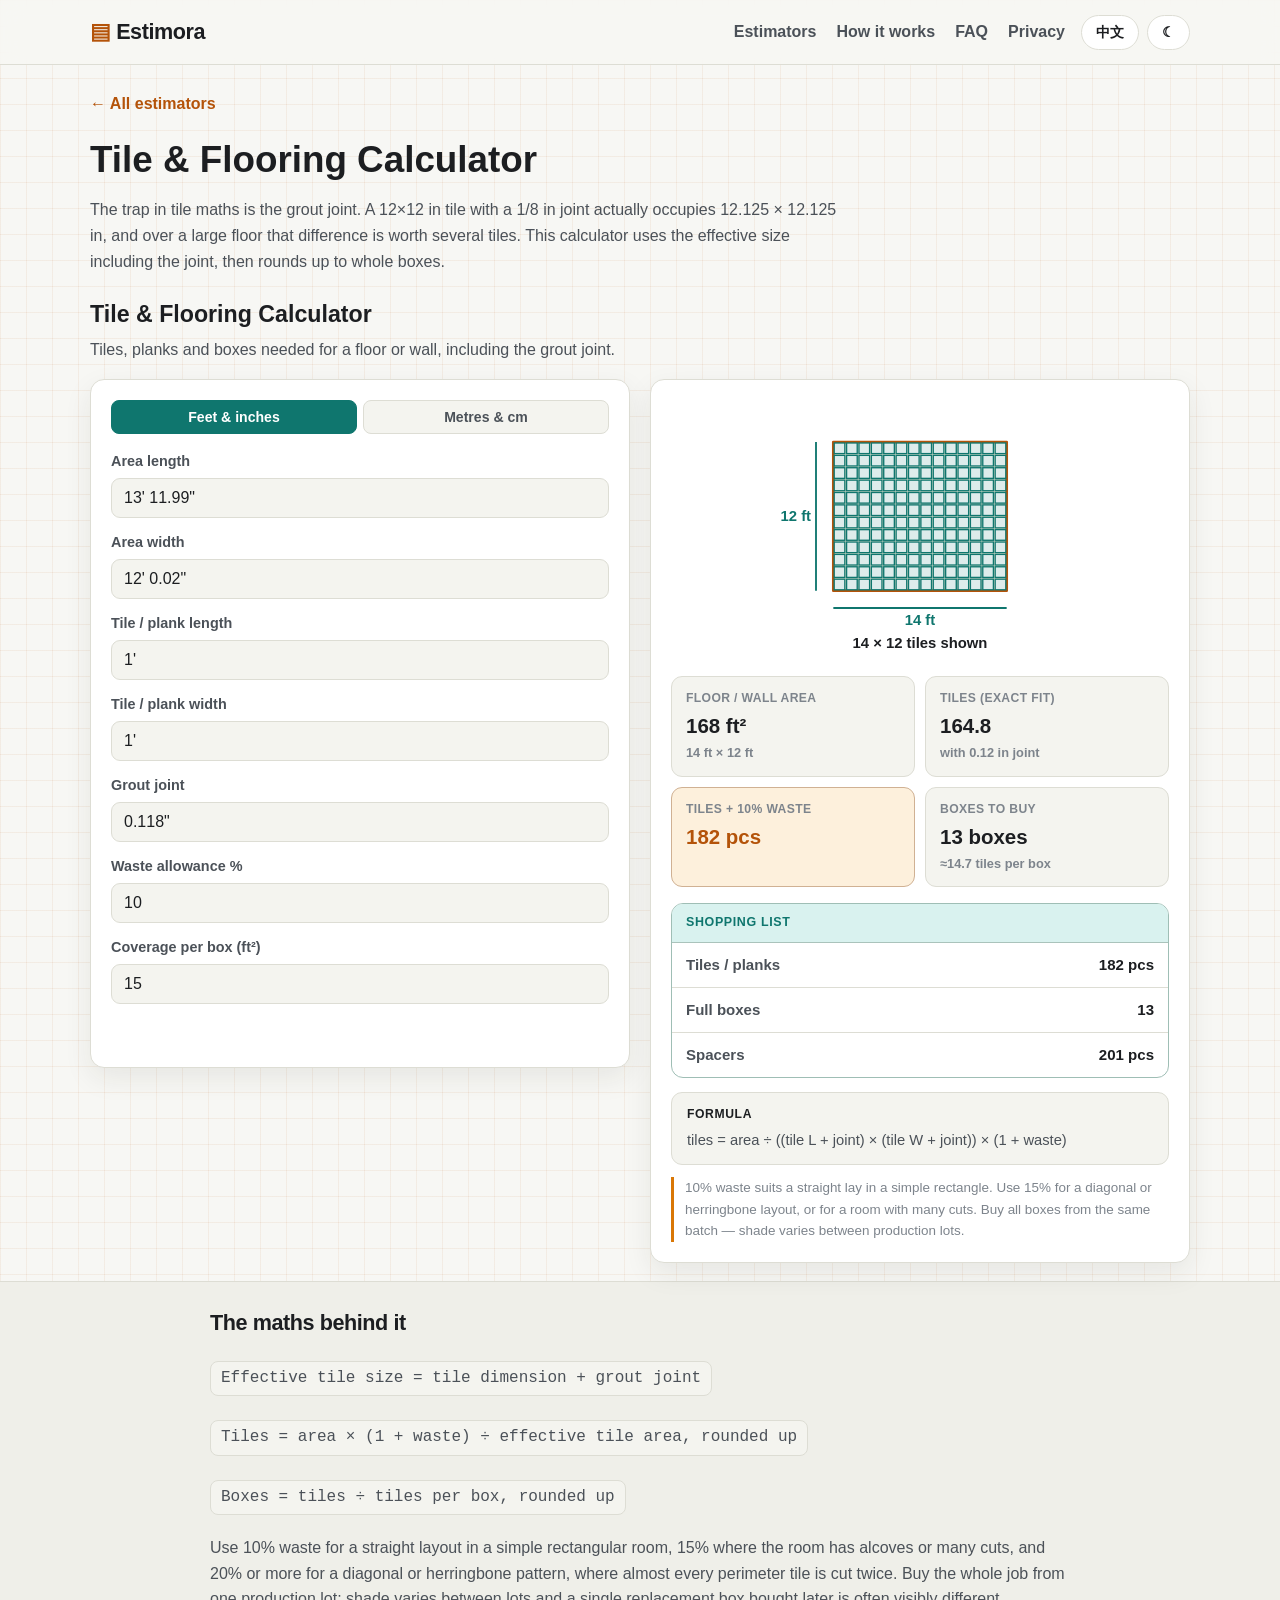
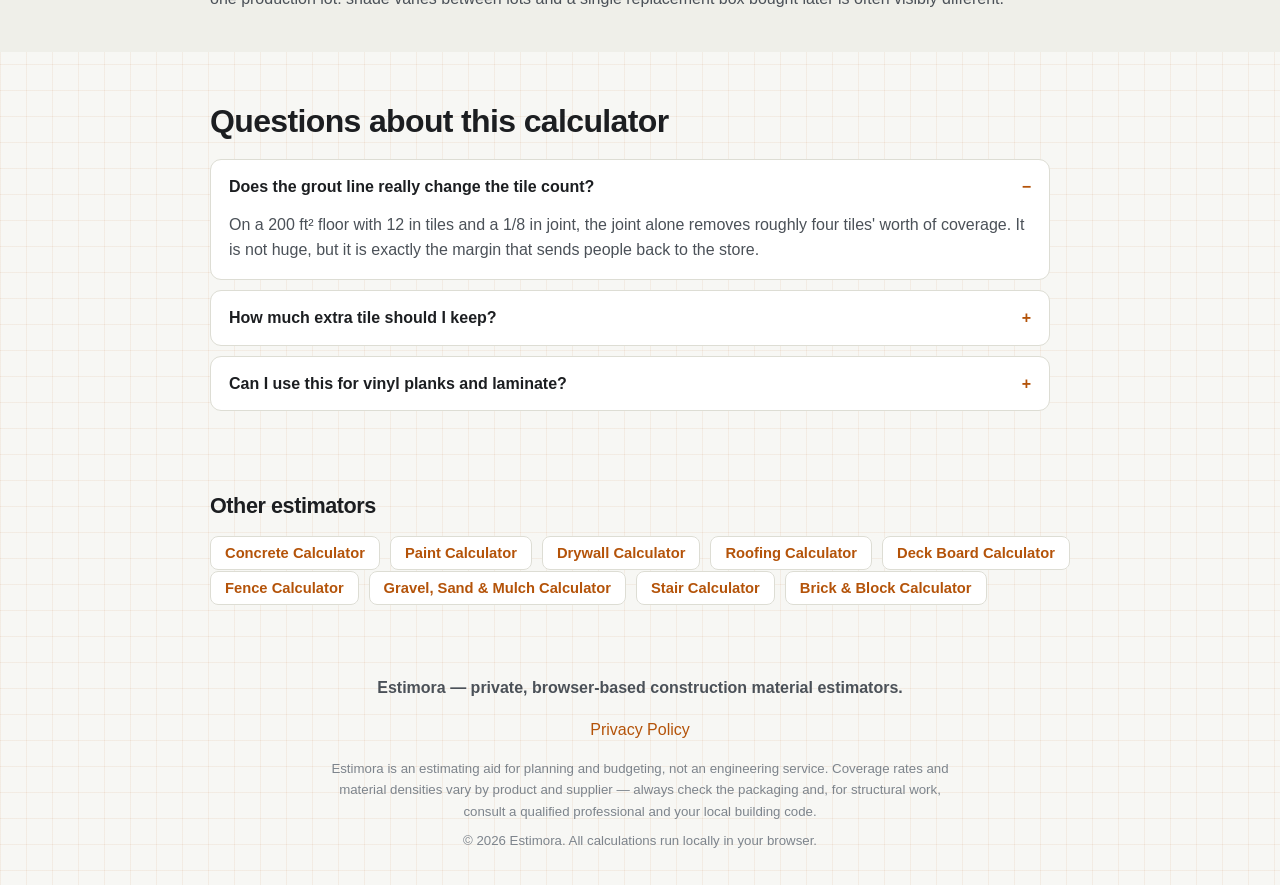
<file: tools/tile-calculator.html>
<!DOCTYPE html>
<html lang="en" data-lang="en" data-theme="light">
<head>
<meta charset="utf-8" />
<meta name="viewport" content="width=device-width, initial-scale=1" />
<title>Tile Calculator — Tiles, Boxes &amp; Grout Joints | Estimora</title>
<meta name="description" content="Count the tiles, planks and boxes needed for a floor or wall, with the grout joint included in the effective tile size and a waste factor you control." />
<meta name="robots" content="index, follow, max-snippet:-1, max-image-preview:large" />
<link rel="canonical" href="https://estimora.com/tools/tile-calculator.html" />
<link rel="alternate" hreflang="en" href="https://estimora.com/tools/tile-calculator.html" />
<link rel="alternate" hreflang="zh-CN" href="https://estimora.com/tools/tile-calculator.html?lang=zh" />
<link rel="alternate" hreflang="x-default" href="https://estimora.com/tools/tile-calculator.html" />
<link rel="icon" href="../favicon.svg" type="image/svg+xml" />
<meta property="og:type" content="website" />
<meta property="og:site_name" content="Estimora" />
<meta property="og:title" content="Tile Calculator — Tiles, Boxes &amp; Grout Joints" />
<meta property="og:description" content="Count the tiles, planks and boxes needed for a floor or wall, with the grout joint included in the effective tile size and a waste factor you control." />
<meta property="og:url" content="https://estimora.com/tools/tile-calculator.html" />
<meta property="og:image" content="https://estimora.com/og-image.png" />
<meta name="twitter:card" content="summary_large_image" />
<link rel="stylesheet" href="../styles.css" />

<!-- Google AdSense (Auto ads) — placeholder, inactive until a real publisher ID is connected -->
<!-- <script async src="https://pagead2.googlesyndication.com/pagead/js/adsbygoogle.js?client=ca-pub-XXXXXXXXXXXXXX" crossorigin="anonymous"></script> -->

<script type="application/ld+json">
{
  "@context": "https://schema.org",
  "@graph": [
    {
      "@type": "WebApplication",
      "name": "Tile & Flooring Calculator",
      "url": "https://estimora.com/tools/tile-calculator.html",
      "applicationCategory": "UtilitiesApplication",
      "operatingSystem": "Any (web browser)",
      "browserRequirements": "Requires JavaScript",
      "description": "Count the tiles, planks and boxes needed for a floor or wall, with the grout joint included in the effective tile size and a waste factor you control.",
      "inLanguage": [
        "en",
        "zh-CN"
      ],
      "isPartOf": {
        "@type": "WebSite",
        "@id": "https://estimora.com/#website"
      },
      "offers": {
        "@type": "Offer",
        "price": "0",
        "priceCurrency": "USD"
      }
    },
    {
      "@type": "BreadcrumbList",
      "itemListElement": [
        {
          "@type": "ListItem",
          "position": 1,
          "name": "Estimora",
          "item": "https://estimora.com/"
        },
        {
          "@type": "ListItem",
          "position": 2,
          "name": "Tile & Flooring Calculator",
          "item": "https://estimora.com/tools/tile-calculator.html"
        }
      ]
    },
    {
      "@type": "FAQPage",
      "mainEntity": [
        {
          "@type": "Question",
          "name": "Does the grout line really change the tile count?",
          "acceptedAnswer": {
            "@type": "Answer",
            "text": "On a 200 ft² floor with 12 in tiles and a 1/8 in joint, the joint alone removes roughly four tiles' worth of coverage. It is not huge, but it is exactly the margin that sends people back to the store."
          }
        },
        {
          "@type": "Question",
          "name": "How much extra tile should I keep?",
          "acceptedAnswer": {
            "@type": "Answer",
            "text": "Keep at least one full box after the job. Tiles get cracked by dropped tools years later, and matching a discontinued line is usually impossible."
          }
        },
        {
          "@type": "Question",
          "name": "Can I use this for vinyl planks and laminate?",
          "acceptedAnswer": {
            "@type": "Answer",
            "text": "Yes. Enter the plank length and width and set the joint to zero, since click-lock flooring has no grout line. Planks are sold by the box in square feet or square metres, so enter the coverage per box as the tiles-per-box figure if that is how your product is labelled."
          }
        }
      ]
    }
  ]
}
</script>
</head>
<body>

<header class="site-header">
  <div class="container nav">
    <a class="brand" href="../">Estimora</a>
    <nav class="nav-links">
      <a href="../#tools" data-i18n="nav_tools">Estimators</a>
      <a href="../#how" data-i18n="nav_how">How it works</a>
      <a href="../#faq" data-i18n="nav_faq">FAQ</a>
      <a href="../privacy.html" data-i18n="nav_privacy">Privacy</a>
    </nav>
    <div class="toggles">
      <button id="lang-toggle" type="button" aria-label="Switch language">中文</button>
      <button id="theme-toggle" type="button" aria-label="Switch theme">☾</button>
    </div>
  </div>
</header>

<main>
  <section class="tools" style="padding-top:26px">
    <div class="container">
      <a class="landing-back" href="../" data-i18n="back_all">← All estimators</a>
      <h1 style="font-size:clamp(1.6rem,3.4vw,2.3rem);margin:0 0 8px"><span class="bi-en">Tile & Flooring Calculator</span><span class="bi-zh">瓷砖与地板用量计算器</span></h1>
      <p class="section-sub" style="max-width:760px"><span class="bi-en">The trap in tile maths is the grout joint. A 12×12 in tile with a 1/8 in joint actually occupies 12.125 × 12.125 in, and over a large floor that difference is worth several tiles. This calculator uses the effective size including the joint, then rounds up to whole boxes.</span><span class="bi-zh">瓷砖计算最容易忽略的是砖缝。12×12 英寸的砖配 1/8 英寸缝，实际占位是 12.125 × 12.125 英寸；面积一大，这个差值就是好几块砖。本计算器按含缝的有效尺寸计算，再按整箱向上取整。</span></p>
      <div id="landing-tool"></div>
      <noscript><p><strong>This calculator needs JavaScript.</strong> 本计算器需要启用 JavaScript。</p></noscript>
    </div>
  </section>

  <section class="landing-section about">
    <div class="container" style="max-width:860px">
      <h2><span class="bi-en">The maths behind it</span><span class="bi-zh">背后的计算方法</span></h2>
            <p><span class="bi-en"><span class="formula-line">Effective tile size = tile dimension + grout joint</span></span><span class="bi-zh"><span class="formula-line">有效砖尺寸 = 砖尺寸 + 缝宽</span></span></p>
      <p><span class="bi-en"><span class="formula-line">Tiles = area × (1 + waste) ÷ effective tile area, rounded up</span></span><span class="bi-zh"><span class="formula-line">块数 = 面积 × (1 + 损耗) ÷ 有效单块面积，向上取整</span></span></p>
      <p><span class="bi-en"><span class="formula-line">Boxes = tiles ÷ tiles per box, rounded up</span></span><span class="bi-zh"><span class="formula-line">箱数 = 块数 ÷ 每箱块数，向上取整</span></span></p>
      <p style="margin-top:14px"><span class="bi-en">Use 10% waste for a straight layout in a simple rectangular room, 15% where the room has alcoves or many cuts, and 20% or more for a diagonal or herringbone pattern, where almost every perimeter tile is cut twice. Buy the whole job from one production lot: shade varies between lots and a single replacement box bought later is often visibly different.</span><span class="bi-zh">简单矩形房间直铺按 10% 损耗；有壁龛、切割较多时按 15%；斜铺或人字铺按 20% 以上，因为周边几乎每块砖都要切两刀。整个工程尽量一次买齐同一批号：不同批次存在色差，事后单独补一箱往往肉眼可见。</span></p>
    </div>
  </section>

  <section class="faq">
    <div class="container" style="max-width:860px">
      <h2><span class="bi-en">Questions about this calculator</span><span class="bi-zh">关于这个计算器的常见问题</span></h2>
      <div class="faq-list">
        <details open>
          <summary><span class="bi-en">Does the grout line really change the tile count?</span><span class="bi-zh">砖缝真的会影响用砖量吗？</span></summary>
          <p><span class="bi-en">On a 200 ft² floor with 12 in tiles and a 1/8 in joint, the joint alone removes roughly four tiles&#x27; worth of coverage. It is not huge, but it is exactly the margin that sends people back to the store.</span><span class="bi-zh">以 200 ft² 地面、12 英寸砖、1/8 英寸缝为例，仅砖缝就相当于少铺约 4 块砖的面积。数量不大，但恰恰就是让人不得不再跑一趟建材店的那点差额。</span></p>
        </details>
        <details>
          <summary><span class="bi-en">How much extra tile should I keep?</span><span class="bi-zh">应该多留多少备用瓷砖？</span></summary>
          <p><span class="bi-en">Keep at least one full box after the job. Tiles get cracked by dropped tools years later, and matching a discontinued line is usually impossible.</span><span class="bi-zh">施工完成后至少留一整箱。日后掉落工具砸裂瓷砖是常事，而停产型号基本无法配到同款。</span></p>
        </details>
        <details>
          <summary><span class="bi-en">Can I use this for vinyl planks and laminate?</span><span class="bi-zh">这个工具能算 PVC 地板和强化地板吗？</span></summary>
          <p><span class="bi-en">Yes. Enter the plank length and width and set the joint to zero, since click-lock flooring has no grout line. Planks are sold by the box in square feet or square metres, so enter the coverage per box as the tiles-per-box figure if that is how your product is labelled.</span><span class="bi-zh">可以。填入地板的长和宽，并把缝宽设为 0，因为锁扣地板没有灰缝。地板通常按每箱平方英尺／平方米销售，如果产品是这样标注的，可把每箱覆盖面积换算成每箱块数填入。</span></p>
        </details>
      </div>
    </div>
  </section>

  <section class="landing-section">
    <div class="container" style="max-width:860px">
      <h2><span class="bi-en">Other estimators</span><span class="bi-zh">其他计算器</span></h2>
      <ul class="related-list">
        <li><a href="concrete-calculator.html"><span class="bi-en">Concrete Calculator</span><span class="bi-zh">混凝土用量计算器</span></a></li>
        <li><a href="paint-calculator.html"><span class="bi-en">Paint Calculator</span><span class="bi-zh">油漆用量计算器</span></a></li>
        <li><a href="drywall-calculator.html"><span class="bi-en">Drywall Calculator</span><span class="bi-zh">石膏板用量计算器</span></a></li>
        <li><a href="roofing-calculator.html"><span class="bi-en">Roofing Calculator</span><span class="bi-zh">屋面材料计算器</span></a></li>
        <li><a href="deck-calculator.html"><span class="bi-en">Deck Board Calculator</span><span class="bi-zh">木平台板材计算器</span></a></li>
        <li><a href="fence-calculator.html"><span class="bi-en">Fence Calculator</span><span class="bi-zh">围栏材料计算器</span></a></li>
        <li><a href="gravel-calculator.html"><span class="bi-en">Gravel, Sand &amp; Mulch Calculator</span><span class="bi-zh">碎石、沙与覆盖物用量计算器</span></a></li>
        <li><a href="stair-calculator.html"><span class="bi-en">Stair Calculator</span><span class="bi-zh">楼梯踏步计算器</span></a></li>
        <li><a href="brick-calculator.html"><span class="bi-en">Brick &amp; Block Calculator</span><span class="bi-zh">砖与砌块用量计算器</span></a></li>
      </ul>
    </div>
  </section>
</main>

<footer class="site-footer">
  <div class="container">
    <p class="tagline" data-i18n="footer_tagline">Estimora — private, browser-based construction material estimators.</p>
    <p><a href="../privacy.html" data-i18n="footer_privacy">Privacy Policy</a></p>
    <p class="disclaimer" data-i18n="footer_disclaimer">Estimora is an estimating aid for planning and budgeting, not an engineering service.</p>
    <p class="rights" data-i18n="footer_rights">© 2026 Estimora. All calculations run locally in your browser.</p>
  </div>
</footer>

<script>window.ESTIMORA_TOOL = "tile";</script>
<script src="../app.js"></script>
</body>
</html>
</file>
<file: styles.css>
:root {
  --bg: #f7f7f4;
  --bg-soft: #efefe9;
  --surface: #ffffff;
  --surface-2: #f4f4ef;
  --text: #1c1e21;
  --text-soft: #4b5158;
  --muted: #7d848c;
  --primary: #b45309;
  --primary-soft: #fdf0dc;
  --accent: #0f766e;
  --accent-soft: #d9f2ef;
  --amber: #d97706;
  --danger: #b91c1c;
  --ok: #15803d;
  --border: #ddddd4;
  --shadow: 0 10px 28px rgba(40, 34, 22, 0.08);
  --radius: 14px;
  --grid: rgba(180, 83, 9, 0.07);
}

[data-theme="dark"] {
  --bg: #14161a;
  --bg-soft: #1a1d22;
  --surface: #1d2127;
  --surface-2: #23272e;
  --text: #eef1f5;
  --text-soft: #bcc4cf;
  --muted: #8a93a0;
  --primary: #f59e0b;
  --primary-soft: #33260f;
  --accent: #2dd4bf;
  --accent-soft: #0f2f2c;
  --amber: #fbbf24;
  --danger: #f87171;
  --ok: #4ade80;
  --border: #32373f;
  --shadow: 0 12px 34px rgba(0, 0, 0, 0.4);
  --grid: rgba(245, 158, 11, 0.07);
}

* { box-sizing: border-box; }
html { scroll-behavior: smooth; }

body {
  margin: 0;
  font-family: -apple-system, BlinkMacSystemFont, "Segoe UI", "PingFang SC", "Microsoft YaHei", Roboto, Helvetica, Arial, sans-serif;
  background-color: var(--bg);
  background-image:
    linear-gradient(var(--grid) 1px, transparent 1px),
    linear-gradient(90deg, var(--grid) 1px, transparent 1px);
  background-size: 26px 26px;
  color: var(--text);
  line-height: 1.6;
  -webkit-font-smoothing: antialiased;
}

.container { width: min(1100px, 92vw); margin: 0 auto; }
a { color: var(--primary); text-decoration: none; }
a:hover { text-decoration: underline; }

/* Header */
.site-header {
  position: sticky; top: 0; z-index: 50;
  background: color-mix(in srgb, var(--bg) 84%, transparent);
  backdrop-filter: blur(10px);
  border-bottom: 1px solid var(--border);
}
.nav { display: flex; align-items: center; gap: 16px; height: 64px; }
.brand { font-weight: 800; font-size: 1.35rem; letter-spacing: -0.02em; color: var(--text); }
.brand::before { content: "▤ "; color: var(--primary); }
.nav-links { display: flex; gap: 20px; margin-left: auto; }
.nav-links a { color: var(--text-soft); font-weight: 600; }
.toggles { display: flex; gap: 8px; }
.toggles button {
  border: 1px solid var(--border); background: var(--surface); color: var(--text);
  border-radius: 999px; padding: 7px 14px; font-weight: 700; cursor: pointer; font-size: 0.9rem;
}
.toggles button:hover { border-color: var(--primary); }

/* Hero */
.hero { text-align: center; padding: 64px 0 30px; }
.eyebrow { color: var(--primary); font-weight: 700; letter-spacing: 0.05em; text-transform: uppercase; font-size: 0.78rem; margin: 0 0 14px; }
.hero h1 { font-size: clamp(2rem, 5vw, 3.1rem); margin: 0 0 14px; letter-spacing: -0.03em; line-height: 1.12; }
.hero-sub { color: var(--text-soft); max-width: 660px; margin: 0 auto 24px; font-size: 1.07rem; }
.btn {
  display: inline-block; background: var(--primary); color: #fff; font-weight: 700;
  padding: 13px 26px; border-radius: 10px; border: none; cursor: pointer; font-size: 1rem;
  box-shadow: 0 8px 20px rgba(180, 83, 9, 0.28);
}
.btn:hover { text-decoration: none; filter: brightness(1.06); }
.hero-points { list-style: none; padding: 0; margin: 22px 0 0; display: flex; flex-wrap: wrap; justify-content: center; gap: 10px; }
.hero-points li {
  background: var(--surface); border: 1px solid var(--border); border-radius: 999px;
  padding: 6px 15px; font-size: 0.88rem; font-weight: 600; color: var(--text-soft);
}

/* Sections */
.tools { padding: 34px 0 18px; }
.faq, .affiliate, .about { padding: 44px 0; }
h2 { font-size: clamp(1.45rem, 3vw, 2rem); letter-spacing: -0.02em; margin: 0 0 8px; }
.section-sub { color: var(--text-soft); margin: 0 0 22px; }

/* Tool tabs */
.tool-tabs { display: flex; flex-wrap: wrap; gap: 8px; margin-bottom: 20px; }
.tool-tab {
  border: 1px solid var(--border); background: var(--surface); color: var(--text-soft);
  border-radius: 8px; padding: 9px 15px; font-weight: 600; cursor: pointer; font-size: 0.9rem;
  transition: all 0.15s ease;
}
.tool-tab:hover { border-color: var(--primary); color: var(--text); }
.tool-tab.active { background: var(--primary); color: #fff; border-color: var(--primary); }
.tool-tab .bi-en, .tool-tab .bi-zh { pointer-events: none; }

/* Tool panel */
.tool-panel { display: none; }
.tool-panel.active { display: block; animation: fade 0.22s ease; }
@keyframes fade { from { opacity: 0; transform: translateY(6px); } to { opacity: 1; transform: none; } }

.tool-head { margin-bottom: 16px; }
.tool-head h3 { margin: 0 0 4px; font-size: 1.45rem; }
.tool-head p { margin: 0; color: var(--text-soft); }

.tool-grid { display: grid; grid-template-columns: 1fr 1fr; gap: 20px; align-items: start; }
@media (max-width: 820px) { .tool-grid { grid-template-columns: 1fr; } }

.card {
  background: var(--surface); border: 1px solid var(--border); border-radius: var(--radius);
  padding: 20px; box-shadow: var(--shadow);
}
.diagram { display: flex; align-items: center; justify-content: center; min-height: 210px; margin-bottom: 16px; }
.diagram svg { width: 100%; height: auto; max-height: 260px; }

/* Form */
.field { margin-bottom: 13px; }
.field label { display: block; font-weight: 600; font-size: 0.9rem; margin-bottom: 5px; color: var(--text-soft); }
.field input, .field select {
  width: 100%; padding: 10px 12px; border: 1px solid var(--border); border-radius: 9px;
  background: var(--surface-2); color: var(--text); font-size: 1rem; font-family: inherit;
}
.field input:focus, .field select:focus { outline: 2px solid var(--primary); border-color: var(--primary); }
.field .hint { display: block; font-size: 0.78rem; color: var(--muted); margin-top: 4px; font-weight: 500; }
.field-row { display: grid; grid-template-columns: 1fr 1fr; gap: 12px; }
@media (max-width: 480px) { .field-row { grid-template-columns: 1fr; } }
.unit-switch { display: flex; gap: 6px; margin-bottom: 16px; }
.unit-switch button {
  flex: 1; border: 1px solid var(--border); background: var(--surface-2); color: var(--text-soft);
  border-radius: 8px; padding: 8px 10px; font-weight: 700; cursor: pointer; font-size: 0.88rem; font-family: inherit;
}
.unit-switch button.active { background: var(--accent); color: #fff; border-color: var(--accent); }
.error-msg { color: var(--danger); font-size: 0.88rem; margin-top: 6px; min-height: 1.1em; font-weight: 600; }

/* Results */
.results { display: grid; grid-template-columns: repeat(2, 1fr); gap: 10px; }
@media (max-width: 460px) { .results { grid-template-columns: 1fr; } }
.result {
  background: var(--surface-2); border: 1px solid var(--border); border-radius: 11px; padding: 12px 14px;
}
.result .rlabel { display: block; font-size: 0.76rem; color: var(--muted); font-weight: 700; text-transform: uppercase; letter-spacing: 0.03em; }
.result .rval { display: block; font-size: 1.28rem; font-weight: 800; color: var(--text); margin-top: 2px; }
.result .rsub { display: block; font-size: 0.8rem; color: var(--muted); font-weight: 600; }
.result.accent { background: var(--primary-soft); border-color: color-mix(in srgb, var(--primary) 32%, var(--border)); }
.result.accent .rval { color: var(--primary); }

/* Buy list */
.buylist { margin-top: 16px; border: 1px solid color-mix(in srgb, var(--accent) 30%, var(--border)); border-radius: 12px; overflow: hidden; }
.buylist .bl-head {
  background: var(--accent-soft); padding: 9px 14px; font-weight: 800; font-size: 0.78rem;
  text-transform: uppercase; letter-spacing: 0.05em; color: var(--accent);
  border-bottom: 1px solid color-mix(in srgb, var(--accent) 25%, var(--border));
}
.buylist ul { list-style: none; margin: 0; padding: 0; }
.buylist li { display: flex; justify-content: space-between; gap: 14px; padding: 10px 14px; border-bottom: 1px solid var(--border); font-size: 0.94rem; }
.buylist li:last-child { border-bottom: none; }
.buylist .bl-item { color: var(--text-soft); font-weight: 600; }
.buylist .bl-qty { font-weight: 800; color: var(--text); white-space: nowrap; }

.formula-box {
  margin-top: 14px; padding: 12px 15px; background: var(--surface-2); border: 1px solid var(--border);
  border-radius: 11px; font-size: 0.92rem; color: var(--text-soft);
}
.formula-box .f-title { font-weight: 800; color: var(--text); display: block; margin-bottom: 4px; font-size: 0.76rem; text-transform: uppercase; letter-spacing: 0.05em; }
.note-box { margin-top: 12px; font-size: 0.84rem; color: var(--muted); border-left: 3px solid var(--amber); padding-left: 11px; }
.code-flag { display: inline-block; font-size: 0.78rem; font-weight: 800; padding: 3px 9px; border-radius: 999px; margin-top: 10px; }
.code-flag.ok { background: color-mix(in srgb, var(--ok) 15%, transparent); color: var(--ok); }
.code-flag.warn { background: color-mix(in srgb, var(--danger) 14%, transparent); color: var(--danger); }

/* FAQ */
.faq-list { max-width: 840px; margin-top: 12px; }
.faq-list details { background: var(--surface); border: 1px solid var(--border); border-radius: 11px; padding: 2px 18px; margin-bottom: 10px; }
.faq-list summary { font-weight: 700; cursor: pointer; padding: 12px 0; list-style: none; }
.faq-list summary::-webkit-details-marker { display: none; }
.faq-list summary::after { content: "+"; float: right; color: var(--primary); font-weight: 800; }
.faq-list details[open] summary::after { content: "−"; }
.faq-list p { color: var(--text-soft); margin: 0 0 14px; }

/* About / sources */
.about { background: var(--bg-soft); border-top: 1px solid var(--border); }
.about-grid { display: grid; grid-template-columns: repeat(3, 1fr); gap: 18px; margin-top: 18px; }
@media (max-width: 800px) { .about-grid { grid-template-columns: 1fr; } }
.about-grid .card h3 { margin: 0 0 6px; font-size: 1.05rem; }
.about-grid .card p { margin: 0; color: var(--text-soft); font-size: 0.94rem; }
.source-list { margin: 16px 0 0; padding-left: 20px; color: var(--text-soft); font-size: 0.92rem; }
.source-list li { margin-bottom: 6px; }

/* Affiliate */
.affiliate { border-top: 1px solid var(--border); border-bottom: 1px solid var(--border); }
.disclosure { color: var(--muted); font-size: 0.87rem; margin: 0 0 12px; }
.affiliate-list { list-style: none; padding: 0; margin: 0; display: flex; flex-wrap: wrap; gap: 12px; }
.affiliate-list a { background: var(--surface); border: 1px solid var(--border); padding: 10px 16px; border-radius: 9px; font-weight: 600; }

/* Footer */
.site-footer { padding: 34px 0; text-align: center; color: var(--muted); }
.site-footer .tagline { font-weight: 600; color: var(--text-soft); margin: 0 0 8px; }
.site-footer .rights { font-size: 0.83rem; margin: 8px 0 0; }
.site-footer .disclaimer { font-size: 0.83rem; max-width: 640px; margin: 12px auto 0; }

/* Landing page specifics */
.landing-back { display: inline-block; margin-bottom: 14px; font-weight: 600; }
.landing-section { padding: 24px 0; }
.landing-section h2 { font-size: 1.35rem; margin: 0 0 10px; }
.landing-section p, .landing-section li { color: var(--text-soft); }
.formula-line { font-family: "SF Mono", ui-monospace, Menlo, Consolas, monospace; background: var(--surface-2); border: 1px solid var(--border); border-radius: 8px; padding: 4px 10px; display: inline-block; margin: 4px 0; }
.related-list { list-style: none; padding: 0; display: flex; flex-wrap: wrap; gap: 10px; }
.related-list a { background: var(--surface); border: 1px solid var(--border); padding: 8px 14px; border-radius: 8px; font-weight: 600; font-size: 0.92rem; }

/* Bilingual spans */
.bi-zh { display: none; }
.bi-en.block, .bi-zh.block { display: block; }
html[data-lang="zh"] .bi-en { display: none; }
html[data-lang="zh"] .bi-zh { display: inline; }
html[data-lang="zh"] .bi-zh.block { display: block; }

/* SVG diagram styling */
.diagram svg { color: var(--primary); }
.diagram .shape { fill: var(--primary-soft); stroke: var(--primary); stroke-width: 2.2; stroke-linejoin: round; }
.diagram .shape-top { fill: color-mix(in srgb, var(--primary) 24%, var(--surface)); stroke: var(--primary); stroke-width: 2.2; stroke-linejoin: round; }
.diagram .shape-side { fill: color-mix(in srgb, var(--primary) 13%, var(--surface)); stroke: var(--primary); stroke-width: 2.2; stroke-linejoin: round; }
.diagram .fill-none { fill: none; stroke: var(--primary); stroke-width: 2.2; }
.diagram .unitcell { fill: color-mix(in srgb, var(--accent) 14%, var(--surface)); stroke: var(--accent); stroke-width: 1.1; }
.diagram .opening { fill: var(--surface); stroke: var(--muted); stroke-width: 1.6; }
.diagram .dim { stroke: var(--accent); stroke-width: 1.5; }
.diagram .dim-dash { stroke: var(--accent); stroke-width: 1.3; stroke-dasharray: 4 3; }
.diagram .ground { stroke: var(--muted); stroke-width: 1.6; }
.diagram .lbl { fill: var(--text); font-size: 12px; font-weight: 700; font-family: inherit; }
.diagram .dimtxt { fill: var(--accent); font-size: 12px; font-weight: 800; font-family: inherit; }
.diagram .amberdim { fill: var(--amber); font-size: 12px; font-weight: 800; font-family: inherit; }
</file>
